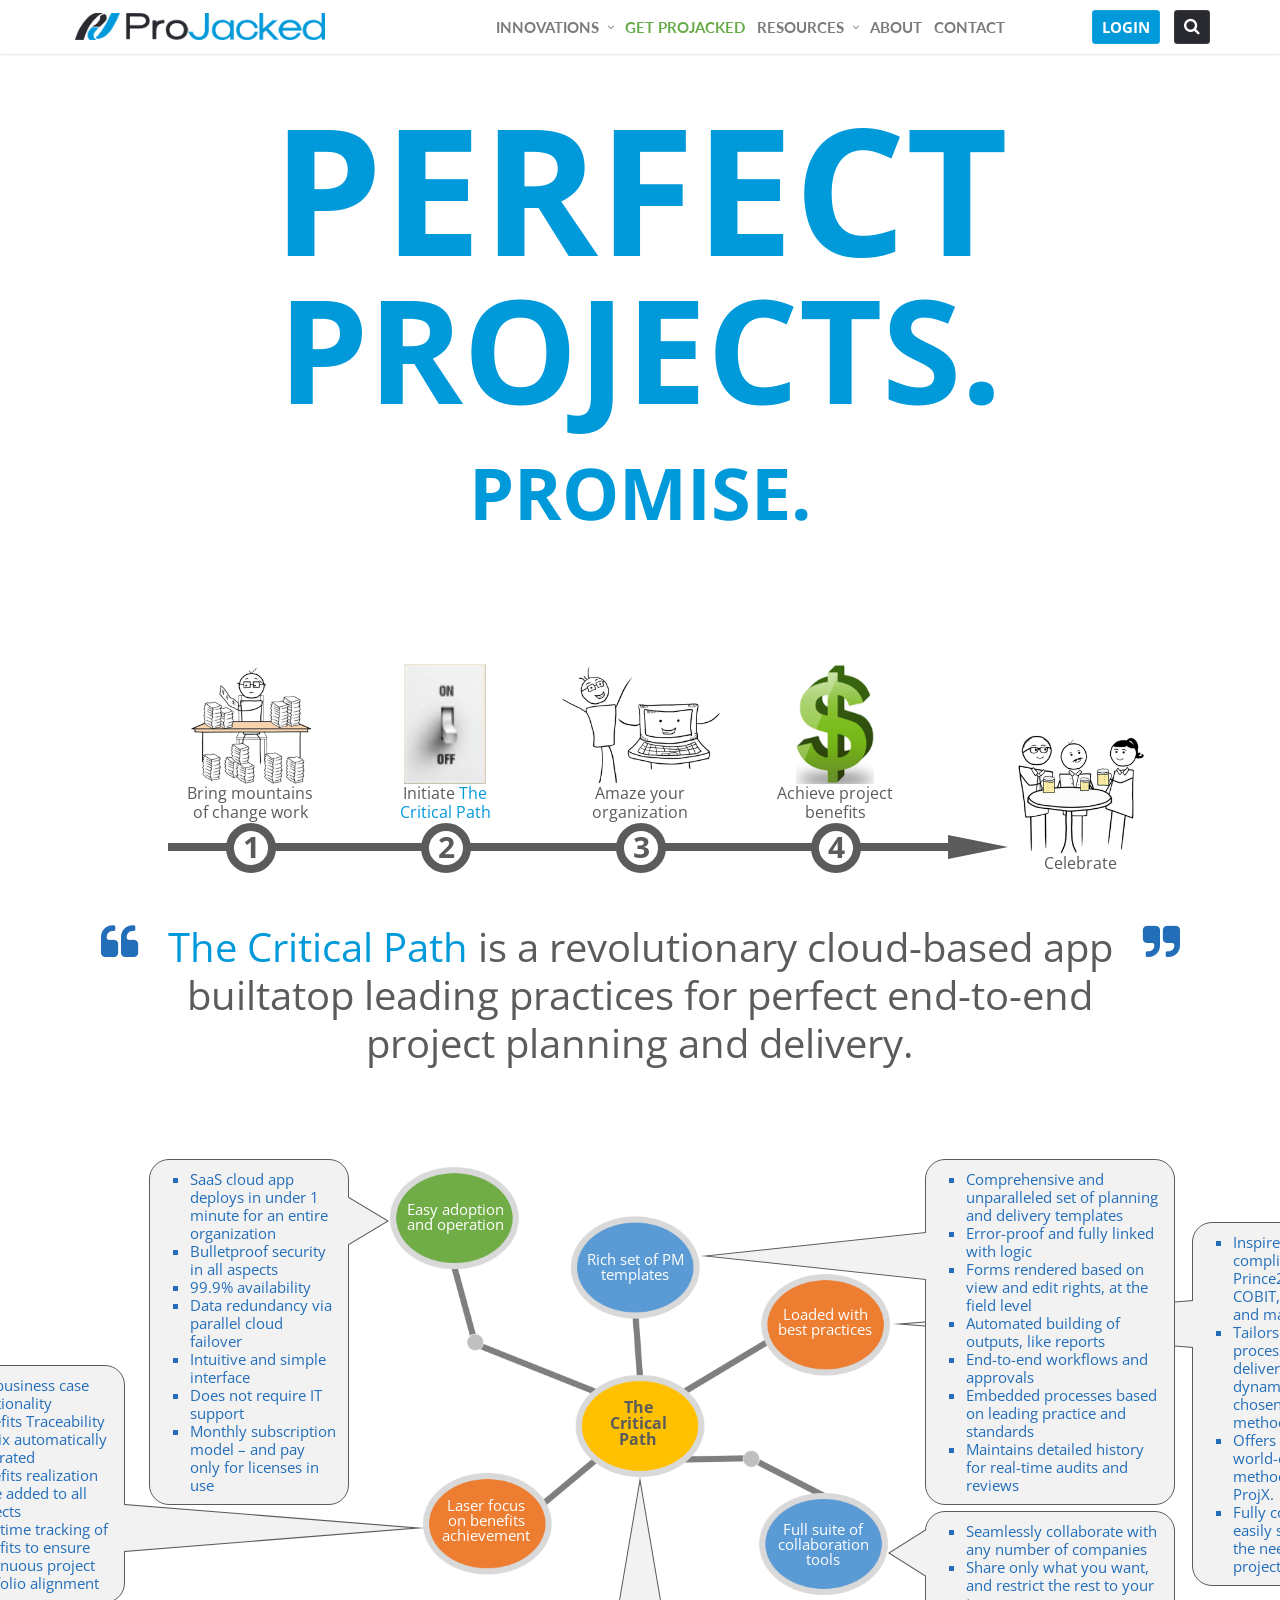
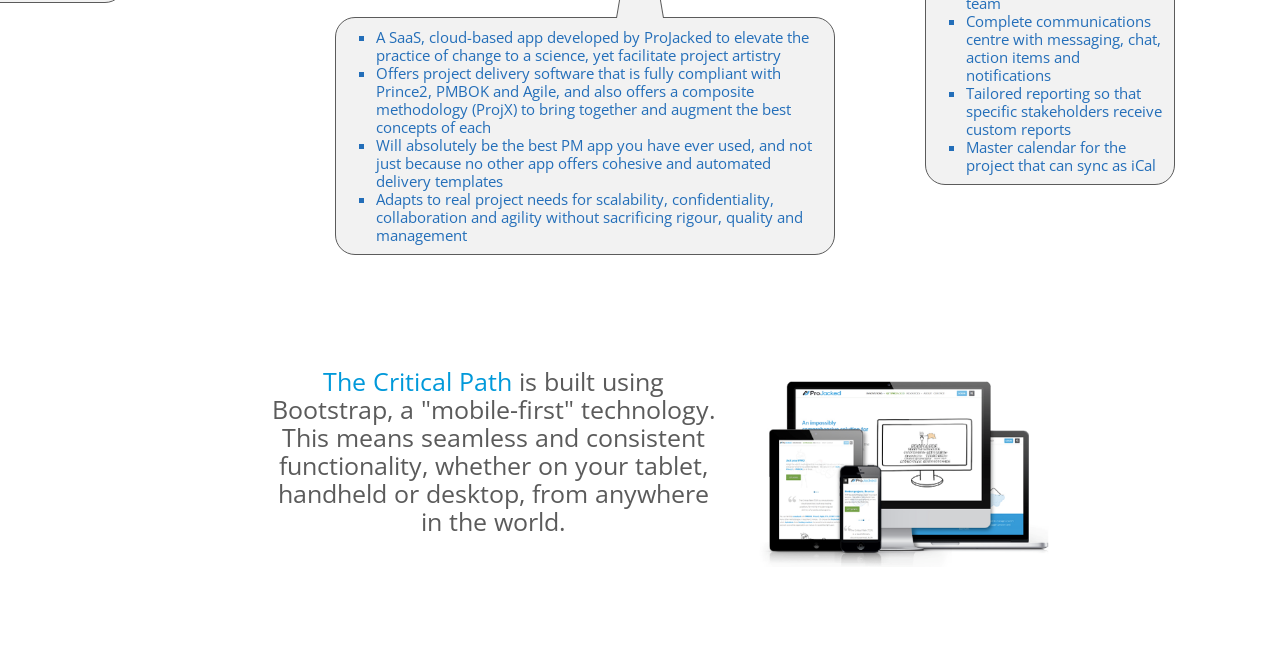
<file: index.html>
<!DOCTYPE html>
<html>
    <head>
        <meta charset="UTF-8">
        <meta name="viewport" content="width=device-width, initial-scale=1.0, minimum-scale=1.0, maximum-scale=1.0, user-scalable=no">
        <title>PJ Homepage</title>
        <meta name="description" content="Projacked">
        <meta name="keywords" content="Projacked">

        <link href="assets/css/bootstrap.css" rel="stylesheet">
        <link href="assets/css/style-blue.css" rel="stylesheet" title="default">
        <link href="assets/css/new.css" rel="stylesheet" title="default">
        <link href="assets/css/main.css" rel="stylesheet" title="default">
        <link href="https://maxcdn.bootstrapcdn.com/font-awesome/4.6.3/css/font-awesome.min.css" rel="stylesheet" integrity="sha384-T8Gy5hrqNKT+hzMclPo118YTQO6cYprQmhrYwIiQ/3axmI1hQomh7Ud2hPOy8SP1" crossorigin="anonymous">
    </head>
    <body>
        <header id="header" class="headerfix">
          <nav class="navbar navbar-default navbar-header-full navbar-inverse yamm navbar-fixed-top" role="navigation" id="header">
            <div class="container">
              <div class="collapse navbar-collapse">
                
                <ul class="nav navbar-nav">
                  <li class="logo-band">
                    <a href="#" class="dropdown logo-main">
                      <img src="assets/img/logo-250.png" alt="logo" class="img-reponsive lrg-logo">
                    </a>
                  </li>
                  <li class="dropdown">
                    <a href="#" class="dropdown-toggle">Innovations</a>
                  </li>
                  <li>
                    <a href="#" class="get-pro-btn">Get ProJacked</a>
                  </li>
                  <li class="dropdown">
                    <a href="#">Resources</a>
                  </li>
                  <li>
                    <a href="#">About</a>
                  </li>
                  <li>
                    <a href="#">Contact</a>
                  </li>
                </ul>

                <nav class="top-nav">
                  <div class="dropdown">
                    <a href="#" class="dropdown-toggle login fancybox">Login</a>
                  </div>
                  <div class="dropdown">
                    <a href="#" class="dropdown-toggle search_link"><i class="fa fa-search"></i></a>
                  </div>
                </nav>

              </div>
            </div>
          </nav>
        </header>

        <section class="box">
          <div class="container fixed">
            <div class="row">
              <div class="col-xs-12">

                <div class="main_title">
                  <div class="fs_xxl">PERFECT</div>
                  <div class="fs_xl">PROJECTS.</div>
                  <div class="fs_l">PROMISE.</div>
                </div>

              </div>
            </div>
          </div>
        </section>

        <section class="box">
          <div class="container fixed">
            <div class="row">
              <div class="col-xs-2 col-xs-offset-1">
              	<div class="step_img_container">
                	<img src="assets/img/step_1.png" alt="step" class="step_img">
                	<span>Bring mountains<br/>of change work</span>
                </div>
              </div>
              <div class="col-xs-2">
              	<div class="step_img_container">
                	<img src="assets/img/step_2.png" alt="step" class="step_img">
                	<span>Initiate <a href="#">The<br/>Critical Path</a></span>
                </div>
              </div>
              <div class="col-xs-2">
              	<div class="step_img_container">
                	<img src="assets/img/step_3.png" alt="step" class="step_img">
                	<span>Amaze your<br/>organization</span>
                </div>
              </div>
              <div class="col-xs-2">
              	<div class="step_img_container">
                	<img src="assets/img/step_4.png" alt="step" class="step_img">
                	<span>Achieve project<br/>benefits</span>
                </div>
              </div>
              <div class="col-xs-2">
              	<div class="step_img_container last_container">
              	  <img src="assets/img/step_5.png" alt="step" class="step_img">
                	<div>Celebrate</div>
                </div>
              </div>
            </div>

            <div class="row">
              <div class="col-xs-2 col-xs-offset-1">
                <div class="step_line"></div>
                <div class="step">1</div>
              </div>
              <div class="col-xs-2">
                <div class="step_line"></div>
                <div class="step">2</div>
              </div>
              <div class="col-xs-2">
                <div class="step_line"></div>
                <div class="step">3</div>
              </div>
              <div class="col-xs-2">
                <div class="step_line"></div>
                <div class="step">4</div>
              </div>
              <div class="col-xs-2">
                <div class="arrow"></div>
                <div class="step-end"></div>
              </div>

            </div>
          </div>
        </section>

        <section class="box">
          <div class="container fixed">
            <div class="row quote_container">
              <div class="col-xs-1">
                <i class="fa fa-quote-left pull-right"></i>
              </div>
              <div class="col-xs-10">
                	<a href="#">The Critical Path</a> is a revolutionary cloud-based app builtatop leading practices for perfect end-to-end project planning and delivery.
              </div>
              <div class="col-xs-1">
                <i class="fa fa-quote-right pull-left"></i>
              </div>
            </div>
          </div>
        </section>

        <section class="box">
          <div class="container fixed">
            <div class="row">
              <div class="col-xs-12">

	              <div class="structure">
	                <img src="assets/img/structure.png" alt="logo" class="structure_img">
	                <div id="str_text_1" class="str_text">Easy adoption<br/>and operation</div>
	                <div id="str_text_2" class="str_text">Rich set of PM<br/>templates</div>
	                <div id="str_text_3" class="str_text">Loaded with<br/>best practices</div>
	                <div id="str_text_4" class="str_text">The<br/>Critical<br/>Path</div>
	                <div id="str_text_5" class="str_text">Laser focus<br/>on benefits<br/>achievement</div>
	                <div id="str_text_6" class="str_text">Full suite of<br/>collaboration<br/>tools</div>

									<div id="str_block_1" class="str_block">
										<ul>
											<li>Full business case functionality</li>
											<li>Benefits Traceability Matrix automatically generated</li>
											<li>Benefits realization stage added to all projects</li>
											<li>Real-time tracking of benefits to ensure continuous project portfolio alignment </li>
										</ul>
									</div>

									<div id="str_block_2" class="str_block">
										<ul>
											<li>SaaS cloud app deploys in under 1 minute for an entire organization</li>
											<li>Bulletproof security in all aspects</li>
											<li>99.9% availability</li>
											<li>Data redundancy via parallel cloud failover</li>
											<li>Intuitive and simple interface </li>
											<li>Does not require IT support</li>
											<li>Monthly subscription model – and pay only for licenses in use</li>
										</ul>
									</div>

									<div id="str_block_4" class="str_block">
										<ul>
											<li>Inspired by and compliant with PMBOK, Prince2, Agile, ITIL, COBIT, TOGAF, SDLC, and many others</li>
											<li>Tailors terminology, process, reports and  deliverables dynamically to your chosen project delivery methodology</li>
											<li>Offers a new (optional) world-class PM methodology called ProjX.</li>
											<li>Fully configurable to easily scale and adapt to the needs of each project</li>
										</ul>
									</div>

									<div id="str_block_3" class="str_block">
										<ul>
											<li>Comprehensive and unparalleled set of planning and delivery templates</li>
											<li>Error-proof and fully linked with logic</li>
											<li>Forms rendered based on view and edit rights, at the field level</li>
											<li>Automated building of outputs, like reports</li>
											<li>End-to-end workflows and approvals</li>
											<li>Embedded processes based on leading practice and standards</li>
											<li>Maintains detailed history for real-time audits and reviews</li>
										</ul>
									</div>

									<div id="str_block_5" class="str_block">
										<ul>
											<li>Seamlessly collaborate with any number of companies</li>
											<li>Share only what you want, and restrict the rest to your team</li>
											<li>Complete communications centre with messaging, chat, action items and notifications</li>
											<li>Tailored reporting so that specific stakeholders receive custom reports</li>
											<li>Master calendar for the project that can sync as iCal</li>
										</ul>
									</div>

									<div id="str_block_6" class="str_block">
										<ul>
											<li>A SaaS, cloud-based app developed by ProJacked to elevate the practice of change to a science, yet facilitate project artistry</li>
											<li>Offers project delivery software that is fully compliant with Prince2, PMBOK and Agile, and also offers a composite methodology (ProjX) to bring together and augment the best concepts of each</li>
											<li>Will absolutely be the best PM app you have ever used, and not just because no other app offers cohesive and automated delivery templates</li>
											<li>Adapts to real project needs for scalability, confidentiality, collaboration and agility without sacrificing rigour, quality and management</li>
										</ul>
									</div>

								</div>
              </div>
            </div>
          </div>
        </section>

        <section class="box last_box">
          <div class="container fixed">
            <div class="row">

              <div class="col-xs-5 col-xs-offset-2">
	              <div class="info_container">
	              	<a href="#">The Critical Path</a> is built using Bootstrap, a "mobile-first" technology. This means seamless and consistent functionality, whether on your tablet, handheld or desktop, from anywhere in the world.
	              </div>
              </div>
              <div class="col-xs-5">
                <img src="assets/img/devices.png" alt="devices" class="devices_img">
              </div>

            </div>
          </div>
        </section>

    </body>
</html>
</file>
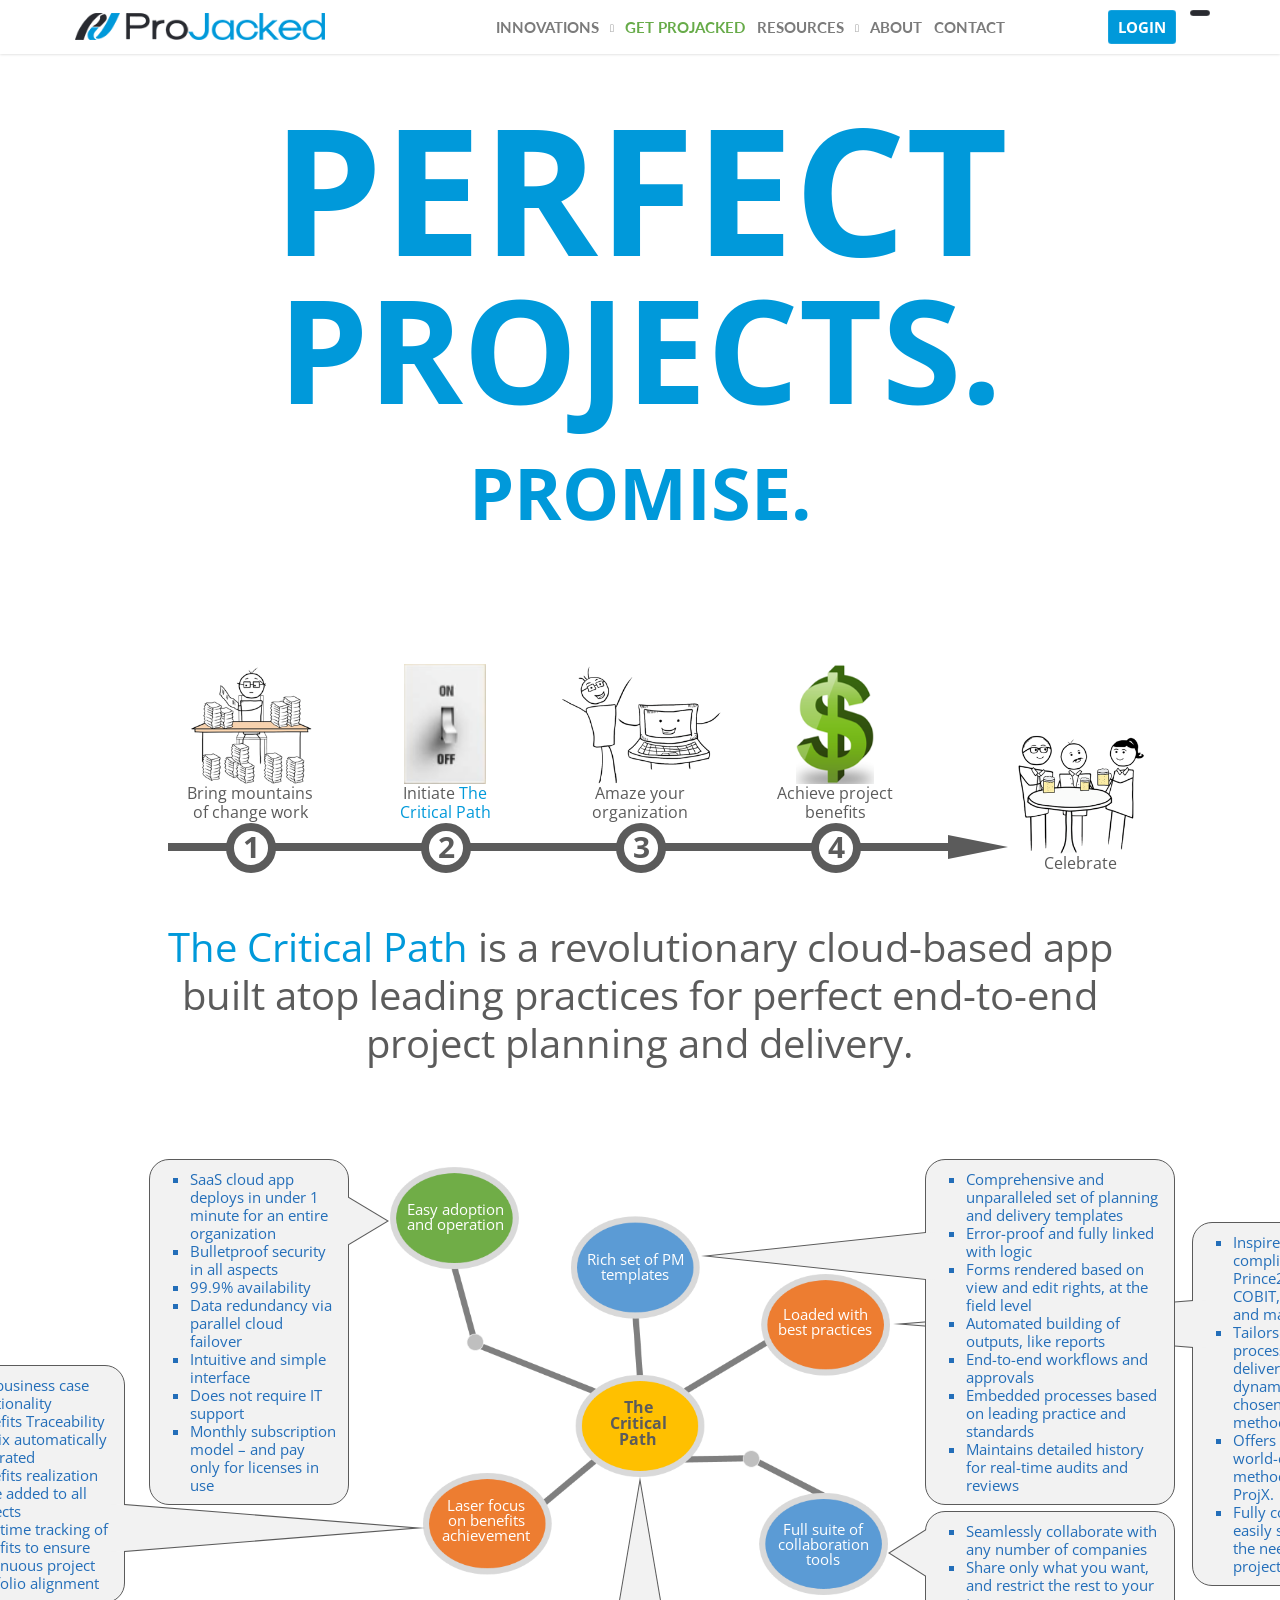
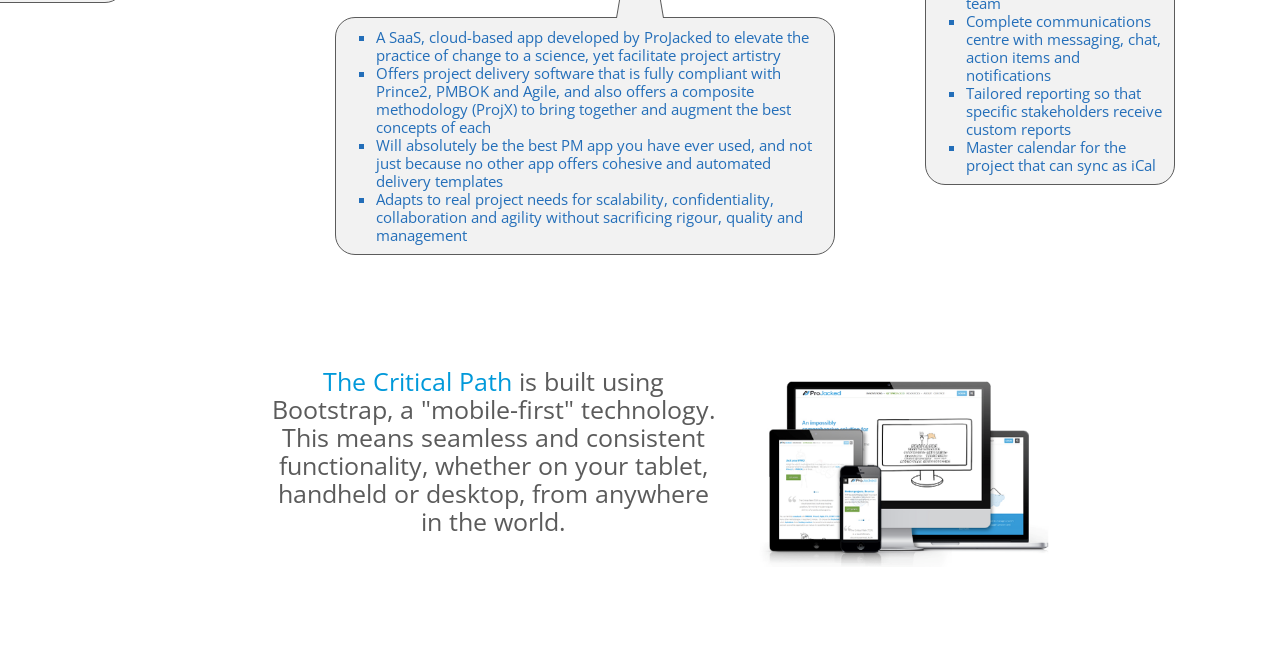
<file: pj_homepage.html>
<!DOCTYPE html>
<html>
    <head>
        <meta charset="UTF-8">
        <meta name="viewport" content="width=device-width, initial-scale=1.0, minimum-scale=1.0, maximum-scale=1.0, user-scalable=no">
        <title>PJ Homepage</title>
        <meta name="description" content="Projacked">
        <meta name="keywords" content="Projacked">

        <link href="assets/css/bootstrap.css" rel="stylesheet">
        <link href="assets/css/style-blue.css" rel="stylesheet" title="default">
        <link href="assets/css/new.css" rel="stylesheet" title="default">
        <link href="assets/css/main.css" rel="stylesheet" title="default">
    </head>
    <body>
        <header id="header" class="headerfix">
          <nav class="navbar navbar-default navbar-header-full navbar-inverse yamm navbar-fixed-top" role="navigation" id="header">
            <div class="container">
              <div class="collapse navbar-collapse">
                
                <ul class="nav navbar-nav">
                  <li class="logo-band">
                    <a href="#" class="dropdown logo-main">
                      <img src="assets/img/logo-250.png" alt="logo" class="img-reponsive lrg-logo">
                    </a>
                  </li>
                  <li class="dropdown">
                    <a href="#" class="dropdown-toggle">Innovations</a>
                  </li>
                  <li>
                    <a href="#" class="get-pro-btn">Get ProJacked</a>
                  </li>
                  <li class="dropdown">
                    <a href="#">Resources</a>
                  </li>
                  <li>
                    <a href="#">About</a>
                  </li>
                  <li>
                    <a href="#">Contact</a>
                  </li>
                </ul>

                <nav class="top-nav">
                  <div class="dropdown">
                    <a href="#" class="dropdown-toggle login fancybox">Login</a>
                  </div>
                  <div class="dropdown">
                    <a href="#" class="dropdown-toggle search_link"><i class="fa fa-search"></i></a>
                  </div>
                </nav>

              </div>
            </div>
          </nav>
        </header>

        <section class="box">
          <div class="container">
            <div class="row">
              <div class="col-md-12">

                <div class="main_title">
                  <div class="fs_xxl">PERFECT</div>
                  <div class="fs_xl">PROJECTS.</div>
                  <div class="fs_l">PROMISE.</div>
                </div>

              </div>
            </div>
          </div>
        </section>

        <section class="box">
          <div class="container">
            <div class="row">
              <div class="col-md-2 col-md-offset-1">
              	<div class="step_img_container">
                	<img src="assets/img/step_1.png" alt="step" class="step_img">
                	<span>Bring mountains<br/>of change work</span>
                </div>
              </div>
              <div class="col-md-2">
              	<div class="step_img_container">
                	<img src="assets/img/step_2.png" alt="step" class="step_img">
                	<span>Initiate <a href="#">The<br/>Critical Path</a></span>
                </div>
              </div>
              <div class="col-md-2">
              	<div class="step_img_container">
                	<img src="assets/img/step_3.png" alt="step" class="step_img">
                	<span>Amaze your<br/>organization</span>
                </div>
              </div>
              <div class="col-md-2">
              	<div class="step_img_container">
                	<img src="assets/img/step_4.png" alt="step" class="step_img">
                	<span>Achieve project<br/>benefits</span>
                </div>
              </div>
              <div class="col-md-2">
              	<div class="step_img_container last_container">
              	  <img src="assets/img/step_5.png" alt="step" class="step_img">
                	<div>Celebrate</div>
                </div>
              </div>
            </div>

            <div class="row">
              <div class="col-md-2 col-md-offset-1">
                <div class="step_line"></div>
                <div class="step">1</div>
              </div>
              <div class="col-md-2">
                <div class="step_line"></div>
                <div class="step">2</div>
              </div>
              <div class="col-md-2">
                <div class="step_line"></div>
                <div class="step">3</div>
              </div>
              <div class="col-md-2">
                <div class="step_line"></div>
                <div class="step">4</div>
              </div>
              <div class="col-md-2">
                <div class="arrow"></div>
                <div class="step-end"></div>
              </div>

            </div>
          </div>
        </section>

        <section class="box">
          <div class="container">
            <div class="row">
              <div class="col-md-10 col-md-offset-1">

              <div class="quote_container">
              	<a href="#">The Critical Path</a> is a revolutionary cloud-based app built atop leading practices for perfect end-to-end project planning and delivery.
              </div>

              </div>
            </div>
          </div>
        </section>

        <section class="box">
          <div class="container">
            <div class="row">
              <div class="col-md-12">

	              <div class="structure">
	                <img src="assets/img/structure.png" alt="logo" class="structure_img">
	                <div id="str_text_1" class="str_text">Easy adoption<br/>and operation</div>
	                <div id="str_text_2" class="str_text">Rich set of PM<br/>templates</div>
	                <div id="str_text_3" class="str_text">Loaded with<br/>best practices</div>
	                <div id="str_text_4" class="str_text">The<br/>Critical<br/>Path</div>
	                <div id="str_text_5" class="str_text">Laser focus<br/>on benefits<br/>achievement</div>
	                <div id="str_text_6" class="str_text">Full suite of<br/>collaboration<br/>tools</div>

									<div id="str_block_1" class="str_block">
										<ul>
											<li>Full business case functionality</li>
											<li>Benefits Traceability Matrix automatically generated</li>
											<li>Benefits realization stage added to all projects</li>
											<li>Real-time tracking of benefits to ensure continuous project portfolio alignment </li>
										</ul>
									</div>

									<div id="str_block_2" class="str_block">
										<ul>
											<li>SaaS cloud app deploys in under 1 minute for an entire organization</li>
											<li>Bulletproof security in all aspects</li>
											<li>99.9% availability</li>
											<li>Data redundancy via parallel cloud failover</li>
											<li>Intuitive and simple interface </li>
											<li>Does not require IT support</li>
											<li>Monthly subscription model – and pay only for licenses in use</li>
										</ul>
									</div>

									<div id="str_block_4" class="str_block">
										<ul>
											<li>Inspired by and compliant with PMBOK, Prince2, Agile, ITIL, COBIT, TOGAF, SDLC, and many others</li>
											<li>Tailors terminology, process, reports and  deliverables dynamically to your chosen project delivery methodology</li>
											<li>Offers a new (optional) world-class PM methodology called ProjX.</li>
											<li>Fully configurable to easily scale and adapt to the needs of each project</li>
										</ul>
									</div>

									<div id="str_block_3" class="str_block">
										<ul>
											<li>Comprehensive and unparalleled set of planning and delivery templates</li>
											<li>Error-proof and fully linked with logic</li>
											<li>Forms rendered based on view and edit rights, at the field level</li>
											<li>Automated building of outputs, like reports</li>
											<li>End-to-end workflows and approvals</li>
											<li>Embedded processes based on leading practice and standards</li>
											<li>Maintains detailed history for real-time audits and reviews</li>
										</ul>
									</div>

									<div id="str_block_5" class="str_block">
										<ul>
											<li>Seamlessly collaborate with any number of companies</li>
											<li>Share only what you want, and restrict the rest to your team</li>
											<li>Complete communications centre with messaging, chat, action items and notifications</li>
											<li>Tailored reporting so that specific stakeholders receive custom reports</li>
											<li>Master calendar for the project that can sync as iCal</li>
										</ul>
									</div>

									<div id="str_block_6" class="str_block">
										<ul>
											<li>A SaaS, cloud-based app developed by ProJacked to elevate the practice of change to a science, yet facilitate project artistry</li>
											<li>Offers project delivery software that is fully compliant with Prince2, PMBOK and Agile, and also offers a composite methodology (ProjX) to bring together and augment the best concepts of each</li>
											<li>Will absolutely be the best PM app you have ever used, and not just because no other app offers cohesive and automated delivery templates</li>
											<li>Adapts to real project needs for scalability, confidentiality, collaboration and agility without sacrificing rigour, quality and management</li>
										</ul>
									</div>

								</div>
              </div>
            </div>
          </div>
        </section>

        <section class="box last_box">
          <div class="container">
            <div class="row">

              <div class="col-md-5 col-md-offset-2">
	              <div class="info_container">
	              	<a href="#">The Critical Path</a> is built using Bootstrap, a "mobile-first" technology. This means seamless and consistent functionality, whether on your tablet, handheld or desktop, from anywhere in the world.
	              </div>
              </div>
              <div class="col-md-5">
                <img src="assets/img/devices.png" alt="devices" class="devices_img">
              </div>

            </div>
          </div>
        </section>

    </body>
</html>
</file>
<file: assets/css/style-blue.css>
@import url(https://fonts.googleapis.com/css?family=Lato:300,400|Open+Sans:400italic,400,600|Muli:300|Indie+Flower:400|Oswald:400,700,300);.animated-2x{-webkit-animation-duration:.5s;animation-duration:.5s;}
.animated-3x{-webkit-animation-duration:.25s;animation-duration:.25s;}
@-webkit-keyframes flipCenter{from{-webkit-transform:perspective(100000px) rotate3d(1, 0, 0, 90deg);transform:perspective(100000px) rotate3d(1, 0, 0, 90deg);-webkit-animation-timing-function:ease-in;animation-timing-function:ease-in;opacity:0;}
40%{-webkit-transform:perspective(100000px) rotate3d(1, 0, 0, 0deg);transform:perspective(100000px) rotate3d(1, 0, 0, 0deg);-webkit-animation-timing-function:ease-in;animation-timing-function:ease-in;}
60%{-webkit-transform:perspective(100000px) rotate3d(1, 0, 0, 0deg);transform:perspective(100000px) rotate3d(1, 0, 0, 0deg);opacity:1;}
80%{-webkit-transform:perspective(100000px) rotate3d(1, 0, 0, 0deg);transform:perspective(100000px) rotate3d(1, 0, 0, 0deg);}
100%{-webkit-transform:perspective(100000px);transform:perspective(100000px);}
}
@keyframes flipCenter{from{-webkit-transform:perspective(100000px) rotate3d(1, 0, 0, 90deg);transform:perspective(100000px) rotate3d(1, 0, 0, 90deg);-webkit-animation-timing-function:ease-in;animation-timing-function:ease-in;opacity:0;}
40%{-webkit-transform:perspective(100000px) rotate3d(1, 0, 0, 0deg);transform:perspective(100000px) rotate3d(1, 0, 0, 0deg);-webkit-animation-timing-function:ease-in;animation-timing-function:ease-in;}
60%{-webkit-transform:perspective(100000px) rotate3d(1, 0, 0, 0deg);transform:perspective(100000px) rotate3d(1, 0, 0, 0deg);opacity:1;}
80%{-webkit-transform:perspective(100000px) rotate3d(1, 0, 0, 0deg);transform:perspective(100000px) rotate3d(1, 0, 0, 0deg);}
100%{-webkit-transform:perspective(100000px);transform:perspective(100000px);}
}
.flipCenter{-webkit-animation-name:flipCenter;animation-name:flipCenter;-webkit-backface-visibility:visible !important;backface-visibility:visible !important;}
@-webkit-keyframes desployDown{from{-webkit-transform:scaleY(0);transform:scaleY(0);-webkit-transform-origin:top;transform-origin:top;}
100%{-webkit-transform:scaleY(1);transform:scaleY(1);-webkit-transform-origin:top;transform-origin:top;opacity:1;}
}
@keyframes desployDown{from{-webkit-transform:scaleY(0);transform:scaleY(0);-webkit-transform-origin:top;transform-origin:top;}
100%{-webkit-transform:scaleY(1);transform:scaleY(1);-webkit-transform-origin:top;transform-origin:top;opacity:1;}
}
.desployDown{-webkit-animation-name:desployDown;animation-name:desployDown;-webkit-backface-visibility:visible !important;backface-visibility:visible !important;}
.animation-delay-1{-webkit-animation-delay:.1s !important;animation-delay:.1s !important;}
.animation-delay-2{-webkit-animation-delay:.2s !important;animation-delay:.2s !important;}
.animation-delay-3{-webkit-animation-delay:.3s !important;animation-delay:.3s !important;}
.animation-delay-4{-webkit-animation-delay:.4s !important;animation-delay:.4s !important;}
.animation-delay-5{-webkit-animation-delay:.5s !important;animation-delay:.5s !important;}
.animation-delay-6{-webkit-animation-delay:.6s !important;animation-delay:.6s !important;}
.animation-delay-7{-webkit-animation-delay:.7s !important;animation-delay:.7s !important;}
.animation-delay-8{-webkit-animation-delay:.8s !important;animation-delay:.8s !important;}
.animation-delay-9{-webkit-animation-delay:.9s !important;animation-delay:.9s !important;}
.animation-delay-10{-webkit-animation-delay:1s !important;animation-delay:1s !important;}
.animation-delay-11{-webkit-animation-delay:1.1s !important;animation-delay:1.1s !important;}
.animation-delay-12{-webkit-animation-delay:1.2s !important;animation-delay:1.2s !important;}
.animation-delay-13{-webkit-animation-delay:1.3s !important;animation-delay:1.3s !important;}
.animation-delay-14{-webkit-animation-delay:1.4s !important;animation-delay:1.4s !important;}
.animation-delay-15{-webkit-animation-delay:1.5s !important;animation-delay:1.5s !important;}
.animation-delay-16{-webkit-animation-delay:1.6s !important;animation-delay:1.6s !important;}
.animation-delay-17{-webkit-animation-delay:1.7s !important;animation-delay:1.7s !important;}
.animation-delay-18{-webkit-animation-delay:1.8s !important;animation-delay:1.8s !important;}
.animation-delay-19{-webkit-animation-delay:1.9s !important;animation-delay:1.9s !important;}
.animation-delay-20{-webkit-animation-delay:2s !important;animation-delay:2s !important;}
.animation-delay-21{-webkit-animation-delay:2.1s !important;animation-delay:2.1s !important;}
.animation-delay-22{-webkit-animation-delay:2.2s !important;animation-delay:2.2s !important;}
.animation-delay-23{-webkit-animation-delay:2.3s !important;animation-delay:2.3s !important;}
.animation-delay-24{-webkit-animation-delay:2.4s !important;animation-delay:2.4s !important;}
.animation-delay-25{-webkit-animation-delay:2.5s !important;animation-delay:2.5s !important;}
.animation-delay-26{-webkit-animation-delay:2.6s !important;animation-delay:2.6s !important;}
.animation-delay-27{-webkit-animation-delay:2.6s !important;animation-delay:2.6s !important;}
.animation-delay-28{-webkit-animation-delay:2.8s !important;animation-delay:2.8s !important;}
.animation-delay-29{-webkit-animation-delay:2.9s !important;animation-delay:2.9s !important;}
.animation-delay-30{-webkit-animation-delay:3s !important;animation-delay:3s !important;}
@font-face{font-family:'SocialGlyphs';src:url('../fonts/socialglyphs-webfont.eot');src:url('../fonts/socialglyphs-webfont.eot?#iefix') format('embedded-opentype'), url('../fonts/socialglyphs-webfont.woff') format('woff'), url('../fonts/socialglyphs-webfont.ttf') format('truetype'), url('../fonts/socialglyphs-webfont.svg#SocialGlyphsRegular') format('svg');font-weight:normal;font-style:normal;}
a.social{display:inline-block;margin:0 20px 20px 0;color:#fff;}
.carousel-inner > .item > a > img, .carousel-inner > .item > img, .img-responsive, .thumbnail a > img, .thumbnail > img{display:inline-block;}
a.social:link{opacity:1;}
a.social:hover{box-shadow:inset 0 0 0 250px rgba(255, 255, 255, 0.1);text-decoration:none;color:#fff;}
a.social:active{opacity:0.8;}
.social-facebook{display:block;text-decoration:none;font-family:'SocialGlyphs';text-align:center;font-size:35px;line-height:1.2em;text-indent:10px;font-weight:regular;color:#fff;text-shadow:0px -1px 0px rgba(0, 0, 0, 0.2);width:44px;height:44px;border-radius:3px;background-color:#4f78b4;box-shadow:0 1px 3px rgba(0, 0, 0, 0.1);background-image:linear-gradient(to top, #4974b0, #6e90c0);}
.social-facebook:after{content:"A";}
.social-twitter{display:block;text-decoration:none;font-family:'SocialGlyphs';text-align:center;font-size:33px;line-height:1.3em;text-indent:2px;color:#fff;text-shadow:0px -1px 0px rgba(0, 0, 0, 0.2);width:44px;height:44px;border-radius:3px;background-color:#4e9edc;box-shadow:0 1px 3px rgba(0, 0, 0, 0.1);background-image:linear-gradient(to top, #4e9edc, #5daae6);}
.social-twitter:after{content:"B";}
.social-google{display:block;text-decoration:none;font-family:'SocialGlyphs';text-align:center;font-size:34px;line-height:1.2em;text-indent:2px;color:white;text-shadow:0px -1px 0px rgba(0, 0, 0, 0.2);width:44px;height:44px;border-radius:3px;background-color:#da4935;box-shadow:0 1px 3px rgba(0, 0, 0, 0.1);background-image:linear-gradient(to top, #da4935, #e15946);}
.social-google:after{content:"C";}
.social-myspace{display:block;text-decoration:none;font-family:'SocialGlyphs';text-align:center;font-size:32px;line-height:1.4em;color:white;text-shadow:0px -1px 0px rgba(0, 0, 0, 0.2);width:44px;height:44px;border-radius:3px;background-color:#474747;box-shadow:0 1px 3px rgba(0, 0, 0, 0.1);background-image:linear-gradient(to top, #424242, #4e4e4e);}
.social-myspace:after{content:"D";}
.icon-ar.icon-ar-lg.icon-ar-round > img{width:40px;}
.social-instagram{display:block;text-decoration:none;font-family:'SocialGlyphs';text-align:center;font-size:35px;line-height:1.2em;text-indent:2px;color:white;text-shadow:0px -1px 0px rgba(0, 0, 0, 0.2);width:44px;height:44px;border-radius:3px;background-color:#49709b;box-shadow:0 1px 3px rgba(0, 0, 0, 0.1);background-image:linear-gradient(to top, #49709b, #6387af);}
.social-instagram:after{content:"E";}
.social-linkedin{display:block;text-decoration:none;font-family:'SocialGlyphs';text-align:center;font-size:30px;line-height:1.4em;color:white;text-shadow:0px -1px 0px rgba(0, 0, 0, 0.2);width:44px;height:44px;border-radius:3px;background-color:#005a87;box-shadow:0 1px 3px rgba(0, 0, 0, 0.1);background-image:linear-gradient(to top, #005a87, #066696);}
.social-linkedin:after{content:"F";}
.social-vimeo{display:block;text-decoration:none;font-family:'SocialGlyphs';text-align:center;font-size:32px;text-indent:0px;line-height:1.3em;color:white;text-shadow:0px -1px 0px rgba(0, 0, 0, 0.2);width:44px;height:44px;border-radius:3px;background-color:#61a0ad;box-shadow:0 1px 3px rgba(0, 0, 0, 0.1);background-image:linear-gradient(to top, #61a0ad, #68aebd);}
.social-vimeo:after{content:"G";}
.social-youtube{display:block;text-decoration:none;font-family:'SocialGlyphs';text-align:center;font-size:32px;line-height:1.3em;text-indent:2px;color:white;text-shadow:0px -1px 0px rgba(0, 0, 0, 0.2);width:44px;height:44px;border-radius:3px;background-color:#c9322b;box-shadow:0 1px 3px rgba(0, 0, 0, 0.1);background-image:linear-gradient(to top, #c9322b, #dc3f38);}
.content-box.box-default p{font-size:1.05em;width:100%;margin:0 auto;}
.content-box i.small{color:#777;font-weight:800;}
.content-box hr{margin:20px 0;}
.content-box textarea{border:1px solid #ddd;font-size:0.95em;padding:5px 15px;border-radius:2px;height:200px;width:100%;resize:vertical;}
.padding-side-40{padding-left:40px !important;padding-right:40px !important;}
.margin-top-15{margin-top:15px !important;}
.social-youtube:after{content:"H";}
.social-dribbble{display:block;text-decoration:none;font-family:'SocialGlyphs';text-align:center;font-size:35px;line-height:1.2em;color:white;text-shadow:0px -1px 0px rgba(0, 0, 0, 0.2);width:44px;height:44px;border-radius:3px;background-color:#eb4d8a;box-shadow:0 1px 3px rgba(0, 0, 0, 0.1);background-image:linear-gradient(to top, #eb4d8a, #f84e90);}
.social-dribbble:after{content:"I";}
.social-forrst{display:block;text-decoration:none;font-family:'SocialGlyphs';text-align:center;font-size:32px;line-height:1.4em;color:white;text-shadow:0px -1px 0px rgba(0, 0, 0, 0.2);width:44px;height:44px;border-radius:3px;background-color:#267434;box-shadow:0 1px 3px rgba(0, 0, 0, 0.1);background-image:linear-gradient(to top, #267434, #328a42);}
.social-forrst:after{content:"J";}
.social-stumbleupon{display:block;text-decoration:none;font-family:'SocialGlyphs';text-align:center;font-size:35px;line-height:1.1em;color:white;text-shadow:0px -1px 0px rgba(0, 0, 0, 0.2);width:44px;height:44px;border-radius:3px;background-color:#ea4b24;box-shadow:0 1px 3px rgba(0, 0, 0, 0.1);background-image:linear-gradient(to top, #ea4b24, #f7623d);}
.social-stumbleupon:after{content:"K";}
.social-pinterest{display:block;text-decoration:none;font-family:'SocialGlyphs';text-align:center;font-size:36px;line-height:1.2em;color:white;text-shadow:0px -1px 0px rgba(0, 0, 0, 0.2);width:44px;height:44px;border-radius:3px;background-color:#b8242a;box-shadow:0 1px 3px rgba(0, 0, 0, 0.1);background-image:linear-gradient(to top, #b8242a, #c5383e);}
.social-pinterest:after{content:"L";}
.social-blogger{display:block;text-decoration:none;font-family:'SocialGlyphs';text-align:center;font-size:35px;line-height:1.2em;text-indent:5px;color:white;text-shadow:0px -1px 0px rgba(0, 0, 0, 0.2);width:44px;height:44px;border-radius:3px;background-color:#fc9847;box-shadow:0 1px 3px rgba(0, 0, 0, 0.1);background-image:linear-gradient(to top, #fc9847, #ffa55c);}
.social-blogger:after{content:"M";}
.social-yahoo{display:block;text-decoration:none;font-family:'SocialGlyphs';text-align:center;font-size:33px;line-height:1.2em;color:white;text-shadow:0px -1px 0px rgba(0, 0, 0, 0.2);width:44px;height:44px;border-radius:3px;background-color:#5f0d8e;box-shadow:0 1px 3px rgba(0, 0, 0, 0.1);background-image:linear-gradient(to top, #72179d, #9227b6);}
.social-yahoo:after{content:"N";}
.social-evernote{display:block;text-decoration:none;font-family:'SocialGlyphs';text-align:center;font-size:38px;line-height:1.1em;color:white;text-shadow:0px -1px 0px rgba(0, 0, 0, 0.2);width:44px;height:44px;border-radius:3px;background-color:#7ac143;box-shadow:0 1px 3px rgba(0, 0, 0, 0.1);background-image:linear-gradient(to top, #7ac143, #8fc565);}
.social-evernote:after{content:"O";}
.social-wordpress{display:block;text-decoration:none;font-family:'SocialGlyphs';text-align:center;font-size:38px;line-height:1.1em;text-indent:2px;color:white;text-shadow:0px -1px 0px rgba(0, 0, 0, 0.2);width:44px;height:44px;border-radius:3px;background-color:#2485b3;box-shadow:0 1px 3px rgba(0, 0, 0, 0.1);background-image:linear-gradient(to top, #2485b3, #4597be);}
.social-wordpress:after{content:"P";}
.social-foursquare{display:block;text-decoration:none;font-family:'SocialGlyphs';text-align:center;font-size:34px;line-height:1.4em;color:white;text-shadow:0px -1px 0px rgba(0, 0, 0, 0.2);width:44px;height:44px;border-radius:3px;background-color:#0bbadf;box-shadow:0 1px 3px rgba(0, 0, 0, 0.1);background-image:linear-gradient(to top, #0bbadf, #4cc1da);}
.social-foursquare:after{content:"Q";}
.social-lastfm{display:block;text-decoration:none;font-family:'SocialGlyphs';text-align:center;font-size:32px;line-height:1.3em;color:white;text-shadow:0px -1px 0px rgba(0, 0, 0, 0.2);width:44px;height:44px;border-radius:3px;background-color:#de1600;box-shadow:0 1px 3px rgba(0, 0, 0, 0.1);background-image:linear-gradient(to top, #de1600, #de402e);}
.social-lastfm:after{content:"R";}
.social-behance{display:block;text-decoration:none;font-family:'SocialGlyphs';text-align:center;font-size:36px;line-height:0.9em;text-indent:2px;color:white;text-shadow:0px -1px 0px rgba(0, 0, 0, 0.2);width:44px;height:44px;border-radius:3px;background-color:#1e6fed;box-shadow:0 1px 3px rgba(0, 0, 0, 0.1);background-image:linear-gradient(to top, #1e6fed, #2f7df6);}
.social-behance:after{content:"S";}
.social-tumblr{display:block;text-decoration:none;font-family:'SocialGlyphs';text-align:center;font-size:32px;line-height:1.3em;color:white;text-shadow:0px -1px 0px rgba(0, 0, 0, 0.2);width:44px;height:44px;border-radius:3px;background-color:#466484;box-shadow:0 1px 3px rgba(0, 0, 0, 0.1);background-image:linear-gradient(to top, #466484, #4f759e);}
.social-tumblr:after{content:"T";}
.social-feed{display:block;text-decoration:none;font-family:'SocialGlyphs';text-align:center;font-size:34px;line-height:1.2em;color:white;text-shadow:0px -1px 0px rgba(0, 0, 0, 0.2);width:44px;height:44px;border-radius:3px;background-color:#ef922f;box-shadow:0 1px 3px rgba(0, 0, 0, 0.1);background-image:linear-gradient(to top, #ef922f, #f8a64f);}
.social-feed:after{content:"U";}
.social-skype{display:block;text-decoration:none;font-family:'SocialGlyphs';text-align:center;font-size:36px;text-indent:1px;line-height:1.1em;color:white;text-shadow:0px -1px 0px rgba(0, 0, 0, 0.2);width:44px;height:44px;border-radius:3px;background-color:#00aff0;box-shadow:0 1px 3px rgba(0, 0, 0, 0.1);background-image:linear-gradient(to top, #00aff0, #1bc1ff);}
.social-skype:after{content:"V";}
.social-email{display:block;text-decoration:none;font-family:'SocialGlyphs';text-align:center;font-size:35px;line-height:1.0em;color:white;text-shadow:0px -1px 0px rgba(0, 0, 0, 0.2);width:44px;height:44px;border-radius:3px;background-color:#1d90dd;box-shadow:0 1px 3px rgba(0, 0, 0, 0.1);background-image:linear-gradient(to top, #1d90dd, #2da2f0);}
.social-email:after{content:"W";}
.social-sharethis{display:block;text-decoration:none;font-family:'SocialGlyphs';text-align:center;font-size:33px;line-height:1.3em;color:white;text-shadow:0px -1px 0px rgba(0, 0, 0, 0.2);width:44px;height:44px;border-radius:3px;background-color:#008850;box-shadow:0 1px 3px rgba(0, 0, 0, 0.1);background-image:linear-gradient(to top, #008850, #119e64);}
.social-sharethis:after{content:"X";}
html{-webkit-font-smoothing:antialiased;}
body{background-color:#fff;color:#666;font-family:"Open Sans", sans-serif;font-size:16px;line-height:1.75em;}
.boxed{background-color:#fff;}
h1,
h2,
h3,
h4,
h5,
h6{font-family:"Lato", sans-serif;font-weight:300;line-height:120%;color:#0099da;margin:20px 0 17px 0;}
h1{font-size:2.3em;}
h2{font-size:2em;}
h3{font-size:1.3em;font-weight:600;}
h4{font-size:1.4em;}
h5{font-size:1.2em;font-weight:400;}
h6{font-size:1em;font-weight:400;}
a{color:#0099da;}
.strong{font-weight:400;}

a.button{text-decoration:none;}

a:active, a:hover{color:#0099da; text-decoration:underline;}

input:-webkit-autofill{-webkit-box-shadow:0 0 0px 1000px white inset;}
:focus{outline:none !important;}
::-moz-focus-inner{border:0 !important;}
iframe{border:0;}
p.small{font-size:.9em;}
.margin-small{margin-top:5px;margin-bottom:5px;}
.video iframe,
.video object,
.video embed{position:absolute;top:0;left:0;width:100%;height:100%;border:0;}
.video{position:relative;padding-bottom:56.25%;height:0;overflow:hidden;}
.handwriting{font-family:'Indie Flower', cursive;}
dt{color:#0099da;}
dt,
dd{margin:2px 0;}
.uppercase{text-transform:uppercase;}
.small-font{font-size:.9em;}
.primary-color{color:#0099da;}
.alignleft{float:left;margin-right:10px;margin-bottom:10px;margin-top:5px;}
.alignright{float:right;margin-left:10px;margin-bottom:10px;margin-top:5px;}
.modal.fade.modal-footer{left:30%;min-height:33em;min-width:82%;top:5%;}
.modal-footer h4.modal-title{font-size:1.33em;}
.footer-modal li{margin:5px 0 10px;}
.navbar-default .dropdown.projacked{background:#007eaf none repeat scroll 0 0;padding:15px 5px 14px !important;font-size:17px;border-top:1px solid #0099DA;font-weight:bolder;color:#fff !important;}
.navbar-inverse .navbar-nav > .active > a, .navbar-inverse .navbar-nav > .active > a:focus, .navbar-inverse .navbar-nav > .active > a:hover{background-color:#080808;color:#fff;}
.navbar-default .dropdown.projacked:focus{background:#e8e8e8 !important;}
.img-responsive.projacked-img{float:right;margin:3px 0 0 10px;width:110px;}
html nav.navbar-default a.dropdown.projacked:hover{background:#dedede;}
.aligncenter{display:block;margin:0 auto;}
.imageborder{padding:5px;border:solid 1px #ddd;}
img + p{margin-top:20px;}
img.alignleft + p,
img.alignright + p{margin-top:0px;}
.p-lg{font-size:1.1em;line-height:180%;}
.margin-bottom{margin-bottom:40px;}
.margin-top-20{margin-top:20px;}
.margin-top{margin-top:40px;}
.margin-top-80{margin-top:80px;}
hr{display:block;border-top:1px solid #ddd;margin:25px 0 0;width:100%;float:left;}
hr.color{border-color:#0099da !important;}
hr.dotted{border-style:dotted !important;}
hr.dashed{border-style:dashed !important;}
hr.double{height:5px;border-bottom-width:1px;border-bottom-color:#ddd;border-bottom-style:solid;}
.list-line{list-style-type:none;padding:0;}
.list-line li{border-bottom:solid 1px #eee;}
.list-line li:first-child{border-top:solid 1px #eee;}
.list-line li a{color:#333;text-decoration:none;padding:7px;display:block;transition:all .25s ease;}
.list-line li a:hover{background-color:#f5f5f5;color:#0099da;}
.small-caps{font-variant:small-caps;}
#Container .mix{display:none;}
.text-icon{margin-bottom:30px;overflow:hidden;height:270px;}
.text-icon .icon-ar{float:left;margin-top:5px;}
.text-icon-content{padding-left:70px;font-size:.9em;}
.text-icon-content p{margin-top:5px;font-size:1.05em;}
.slogan{font-family:"Lato", sans-serif;font-size:1.15em;line-height:1.6em;margin-top:30px;font-weight:300;}
.slogan strong{color:#fff;}
.width-100{width:100%;}
.content-box h4{font-size:1.25em;}
.slogan.slogan-22{font-size:1.65em;}
.video-frame-utube{float:left;width:100%;margin:30px 0;padding:0 40px;height:500px;}
.video-frame-utube iframe{height:100%;width:100%;}
.slogan > span{color:#0099da;}
.section-lines{border-top:solid 1px #ddd;border-bottom:solid 1px #ddd;margin-bottom:40px;background-color:#fff;}
.home-devices > p{font-size:1.55em;font-weight:100;line-height:1.62em;margin-top:10px;}
h4.content-box-title{height:45px;}
.slogan.text-center.below-content{margin-bottom:30px;margin-top:20px;}
.section-title{border-bottom:solid 1px #ddd;padding-bottom:15px;margin-top:39px;color:#0099da;}
.section-title:first-letter{color:#0099da;}
.css-section{margin-bottom:50px;}
.carousel-caption{padding-top:50px;}
.darked-blue .pricing-box-header{background:#007eaf none repeat scroll 0 0;}
.pricign-box.animated.fadeInUp.animation-delay-8.darked-blue{border:1px solid #007eaf;}
.wrap-primary-color{background-color:#0099da;padding:40px 0;color:#fff;}
.wrap-primary-color h1,
.wrap-primary-color h2,
.wrap-primary-color h3,
.wrap-primary-color h4,
.wrap-primary-color h5,
.wrap-primary-color h6{color:#fff;}
.dropcaps::first-letter{float:left;color:#0099da;font-size:3em;font-weight:400;padding:10px 10px 10px 5px;margin-top:2px;}
.pricign-box.animated.fadeInUp.animation-delay-7.first-blue-box{border:1px solid #0CBAFF;}
.first-blue-box .pricing-box-header{background:#0CBAFF;}
.dropcaps-bg::first-letter{background-color:#0099da;color:#fff;padding-bottom:12px;margin-right:10px;border-radius:2px;margin-top:2px;padding:10px 5px;font-size:2.8em;margin-top:4px;}
.dropcaps-circle::first-letter{border:solid 1px #0099da;border-radius:30px;padding:10px 8px;font-size:2.3em;margin-right:10px;margin-top:2px;}
.dropcaps-circle-bg::first-letter{background-color:#0099da;color:#fff;border-radius:30px;padding:10px 8px;font-size:2.3em;margin-right:10px;margin-top:2px;}
.border-box{background-color:#f9f9f9;border:solid 3px #eee;border-left-color:#0099da;padding:20px;margin-bottom:20px;}
.google-map{border:1px solid #0099da;height:100%;padding:4px;width:100%;}
.blockquote-color{border-color:#0099da;}
.blockquote-color-bg{border-color:#0099da;border-bottom:solid 1px #0099da;background-color:#f9f9f9;}
.blockquote-big{font-size:1.8em;line-height:140%;font-style:oblique;border:none;}
.blockquote-big footer{font-style:normal;font-size:.7em;}
.blockquote-color-bg-primary{font-size:1em;background-color:#0099da;color:#fff;padding:20px;text-align:center;position:relative;border:none;}
.blockquote-color-bg-primary:after,
.blockquote-color-bg-dark:after{font-family:"FontAwesome";content:"\f10e";position:absolute;left:10px;bottom:10px;color:#fff;font-size:2.6em;}
.blockquote-color-bg-dark{font-size:1em;background-color:#444;color:#fff;padding:20px;text-align:center;position:relative;border:none;}
.blockquote-color-bg-light{font-size:1em;background-color:#ddd;color:#333;padding:20px;text-align:center;position:relative;border:none;text-shadow:1px 1px 0px #ffffff;}
.blockquote-color-bg-light:after{font-family:"FontAwesome";content:"\f10e";position:absolute;left:10px;bottom:10px;color:#333;font-size:2.6em;}
.blockquote-color-bg-primary footer,
.blockquote-color-bg-dark footer{color:#eee;font-size:.9em;}
.blockquote-color-bg-light footer{color:#666;font-size:.9em;}
.em-primary{color:#0099da;}
.text-icon .icon-ar.icon-ar-lg{margin-bottom:6em;margin-right:15px;}
.abput-s p span{color:#0099da;}
.recaptcha{float:right;margin:5px 0 10px;text-align:right;width:28%;}
.recaptcha img{width:100%;margin-right:-5px;}
.em-success{color:#02c66c;}
.em-info{color:#54c8eb;}
.em-warning{color:#f0ad4e;}
.em-danger{color:#d9534f;}
.em-help,
.em-royal{color:#ac60d0;}
.em-primary-inverse{background-color:#0099da;color:#fff;padding:0px 5px;border-radius:2px;}
.em-success-inverse{background-color:#02c66c;color:#fff;padding:0px 5px;border-radius:2px;}
.em-info-inverse{background-color:#54c8eb;color:#fff;padding:0px 5px;border-radius:2px;}
.em-warning-inverse{background-color:#f0ad4e;color:#fff;padding:0px 5px;border-radius:2px;}
.em-danger-inverse{background-color:#d9534f;color:#fff;padding:0px 5px;border-radius:2px;}
.em-royal-inverse{background-color:#ac60d0;color:#fff;padding:0px 5px;border-radius:2px;}
.main-header{background-color:#fff;padding:1.5em 0;margin-bottom:40px;position:relative;border-bottom:1px solid #ededed;}
.main-header.main-header-inverse{background-color:#f5f5f5;color:#000;border-bottom:solid 1px #ddd;}
.main-header.main-header-inverse .page-title,
.main-header.main-header-inverse .breadcrumb a,
.main-header.main-header-inverse .breadcrumb a,
.main-header.main-header-inverse .breadcrumb{color:#000;}
.main-header.main-header-inverse .breadcrumb li{color:#0099da;}
.main-header.main-header-inverse .breadcrumb a:hover{border-bottom:solid 1px #000;}
.main-header.main-header-inverse .breadcrumb > li + li:before{color:#666;}
.sideimg{width:100%;}
.side-img img,.sideimg img{height:100%;width:100%;}
.side-img img{height:100%;width:100%;}
.main-header .page-title{color:#0099DA;margin:0 0;padding:0;line-height:100%;font-size:2em;display:inline-block;}
.sidebar-nav{background-color:#f9f9f9;border:solid 1px #eee;margin:0;padding:0;font-size:.9em;margin-bottom:40px;}
.sidebar-nav li{padding:0;list-style:none;}
.sidebar-nav li a > i{margin:2px 5px 0 0;font-size:1.1em;color:#999;}
.sidebar-nav li a{display:block;padding:5px 15px;color:#333;text-decoration:none;border-left:solid 3px #333;background-color:#f3f3f3;}
.sidebar-nav > li > a:after{font-family:'FontAwesome';content:"\f107";font-size:1.2em;float:right;}
.sidebar-nav > li > a.collapsed:after{content:"\f105";}
.sidebar-nav li a.collapsed{background-color:transparent;border-left:solid 3px #0099da;}
.sidebar-nav li a:hover,
.sidebar-nav li a:focus,
.sidebar-nav li a:active{border-color:#333;background-color:#f3f3f3;}
.menu-submenu li a{border-color:#ddd;padding-left:35px;background-color:transparent;}
.menu-submenu li.active a{border-color:#333;background-color:#f3f3f3;}
.menu-submenu li:last-child a{border-bottom:solid 1px #eee;}
.sidebar-nav li.active > a{border-left-color:#333;background-color:#f3f3f3;}
.btn-ar{border-radius:2px;font-size:14px;}
.btn-ar > .fa{margin-right:5px;}
.btn-ar.btn-transparent{background-color:transparent;color:#fff;border-color:#fff;}
.btn-ar.btn-transparent:hover,
.btn-ar.btn-transparent:focus,
.btn-ar.btn-transparent:active{background-color:rgba(255, 255, 255, 0.2);}
.btn-ar.btn-primary{color:#fff;background:linear-gradient(to bottom, #0099da 5%, #0087c1 100%);filter:progid:DXImageTransform.Microsoft.gradient(startColorstr='@primary-color', endColorstr='darken(@primary-color, 5%)', GradientType=0);background-color:#0099da;border:1px solid #0087c1;}
.btn-ar.btn-primary:active{background-color:#0087c1;background:linear-gradient(to bottom, #0087c1 5%, #0099da 100%);filter:progid:DXImageTransform.Microsoft.gradient(startColorstr='darken(@primary-color, 8%)', endColorstr='@primary-color', GradientType=0);}
.btn-ar.btn-default{color:#333;background:linear-gradient(to bottom, #f1f1f1 5%, #e4e4e4 100%);filter:progid:DXImageTransform.Microsoft.gradient(startColorstr='#f1f1f1', endColorstr='darken(#f1f1f1, 5%)', GradientType=0);background-color:#f1f1f1;border:1px solid #d0d0d0;}
.btn-ar.btn-default:active{background-color:#e4e4e4;background:linear-gradient(to bottom, #e4e4e4 5%, #f1f1f1 100%);filter:progid:DXImageTransform.Microsoft.gradient(startColorstr='darken(#f1f1f1, 8%)', endColorstr='#f1f1f1', GradientType=0);}
.btn-ar.btn-success{color:#fff;background:linear-gradient(to bottom, #02c66c 5%, #02ad5e 100%);filter:progid:DXImageTransform.Microsoft.gradient(startColorstr='@success-color', endColorstr='darken(@success-color, 5%)', GradientType=0);background-color:#02c66c;border:1px solid #02ad5e;}
.btn-ar.btn-success:active{background-color:#02ad5e;background:linear-gradient(to bottom, #02ad5e 5%, #02c66c 100%);filter:progid:DXImageTransform.Microsoft.gradient(startColorstr='darken(@success-color, 8%)', endColorstr='@success-color', GradientType=0);}
.btn-ar.btn-info{color:#fff;background:linear-gradient(to bottom, #54c8eb 5%, #2fbce7 100%);filter:progid:DXImageTransform.Microsoft.gradient(startColorstr='@info-color', endColorstr='darken(@info-color, 5%)', GradientType=0);background-color:#54c8eb;border:1px solid #34bee7;}
.btn-ar.btn-info:active{background-color:#3dc1e8;background:linear-gradient(to bottom, #3dc1e8 5%, #54c8eb 100%);filter:progid:DXImageTransform.Microsoft.gradient(startColorstr='darken(@info-color, 8%)', endColorstr='@info-color', GradientType=0);}
.btn-ar.btn-warning{color:#fff;background:linear-gradient(to bottom, #f0ad4e 5%, #ed9c28 100%);filter:progid:DXImageTransform.Microsoft.gradient(startColorstr='@warning-color', endColorstr='darken(@warning-color, 5%)', GradientType=0);background-color:#f0ad4e;border:1px solid #eea236;}
.btn-ar.btn-warning:active{background-color:#eea236;background:linear-gradient(to bottom, #eea236 5%, #f0ad4e 100%);filter:progid:DXImageTransform.Microsoft.gradient(startColorstr='darken(@warning-color, 8%)', endColorstr='@warning-color', GradientType=0);}
.btn-ar.btn-danger{color:#fff;background:linear-gradient(to bottom, #d9534f 5%, #d2322d 100%);filter:progid:DXImageTransform.Microsoft.gradient(startColorstr='@danger-color', endColorstr='darken(@danger-color, 5%)', GradientType=0);background-color:#d9534f;border:1px solid #d43f3a;}
.btn-ar.btn-danger:active{background-color:#d43f3a;background:linear-gradient(to bottom, #d43f3a 5%, #d9534f 100%);filter:progid:DXImageTransform.Microsoft.gradient(startColorstr='darken(@danger-color, 8%)', endColorstr='@danger-color', GradientType=0);}
.btn-ar.btn-royal{color:#fff;background:linear-gradient(to bottom, #ac60d0 5%, #9c41c7 100%);filter:progid:DXImageTransform.Microsoft.gradient(startColorstr='@royal-color', endColorstr='darken(@royal-color, 5%)', GradientType=0);background-color:#ac60d0;border:1px solid #9e44c8;}
.btn-ar.btn-royal:active{background-color:#a24cca;background:linear-gradient(to bottom, #a24cca 5%, #ac60d0 100%);filter:progid:DXImageTransform.Microsoft.gradient(startColorstr='darken(@royal-color, 8%)', endColorstr='@royal-color', GradientType=0);}
.btn-social{color:#aaa;border:solid 1px #aaa;padding:8px 0px;width:150px;text-align:center;margin:0 5px 5px 0;display:inline-block;text-decoration:none;line-height:1;transition:background .25s ease;-webkit-transition:background .25s ease;}
.btn-social.btn-social-white{color:#fff !important;border-color:#fff !important;}
.btn-social:hover{text-decoration:none;background-color:#aaa;color:#fff;}
.btn-social:active{box-shadow:inset 1px 2px 1px rgba(0, 0, 0, 0.2);}
.btn-social-white{color:#fff;border-color:#fff;transition:all .25s ease;-webkit-transition:all .25s ease;}
.btn-social-white:hover{color:#0099da;border-color:#0099da;background-color:rgba(0, 0, 0, 0.1);}
.btn-social .fa{margin:0 10px 0 0;font-size:18px;}
.btn-social.solid:hover{text-shadow:0px -1px 2px rgba(0, 0, 0, 0.3);}
.btn-social.sm{width:32px;height:32px;}
.btn-social.lg{width:220px;padding:12px 0;}
.btn-social.xl-lg{width:400px;padding:18px 0;}
.btn-social.round{border-radius:5px;}
.btn-social.sm .fa{margin:0;}
.btn-social.rss{color:#ef922f;border-color:#ef922f;}
.btn-social.rss:hover,
.btn-social.rss.solid{color:#fff;background-color:#ef922f;}
.btn-social.facebook{color:#3b5998;border-color:#3b5998;}
.btn-social.facebook:hover,
.btn-social.facebook.solid{color:#fff;background-color:#3b5998;}
.btn-social.twitter{color:#00aced;border-color:#00aced;}
.btn-social.twitter:hover,
.btn-social.twitter.solid{color:#fff;background-color:#00aced;}
.btn-social.google-plus{color:#dd4b39;border-color:#dd4b39;}
.btn-social.google-plus:hover,
.btn-social.google-plus.solid{color:#fff;background-color:#dd4b39;}
.btn-social.youtube{color:#bb0000;border-color:#bb0000;}
.btn-social.youtube:hover,
.btn-social.youtube.solid{color:#fff;background-color:#bb0000;}
.btn-social.linkedin{color:#007bb6;border-color:#007bb6;}
.btn-social.linkedin:hover,
.btn-social.linkedin.solid{color:#fff;background-color:#007bb6;}
.btn-social.instagram{color:#517fa4;border-color:#517fa4;}
.btn-social.instagram:hover,
.btn-social.instagram.solid{color:#fff;background-color:#517fa4;}
.btn-social.pinterest{color:#cb2027;border-color:#cb2027;}
.btn-social.pinterest:hover,
.btn-social.pinterest.solid{color:#fff;background-color:#cb2027;}
.btn-social.wordpress{color:#4597be;border-color:#4597be;}
.btn-social.wordpress:hover,
.btn-social.wordpress.solid{color:#fff;background-color:#4597be;}
.btn-social.git{color:#666;border-color:#666;}
.btn-social.git:hover,
.btn-social.git.solid{color:#fff;background-color:#666;}
.btn-social.flickr{color:#ff0084;border-color:#ff0084;}
.btn-social.flickr:hover,
.btn-social.flickr.solid{color:#fff;background-color:#ff0084;}
.btn-social.stack-overflow{color:#bbb;border-color:#bbb;}
.btn-social.stack-overflow:hover,
.btn-social.stack-overflow.solid{color:#fff;background-color:#bbb;}
.btn-social.vine{color:#00b48a;border-color:#00b48a;}
.btn-social.vine:hover,
.btn-social.vine.solid{color:#fff;background-color:#00b48a;}
.btn-social.dribbble{color:#f26798;border-color:#f26798;}
.btn-social.dribbble:hover,
.btn-social.dribbble.solid{color:#fff;background-color:#f26798;}
.btn-social.foursquare{color:#0072b1;border-color:#0072b1;}
.btn-social.foursquare:hover,
.btn-social.foursquare.solid{color:#fff;background-color:#0072b1;}
.btn-social.tumblr{color:#32506d;border-color:#32506d;}
.btn-social.tumblr:hover,
.btn-social.tumblr.solid{color:#fff;background-color:#32506d;}
.social-icon-ar{display:inline-block;width:44px;height:44px;color:#fff;text-align:center;font-size:28px;text-shadow:0px -1px 0px rgba(0, 0, 0, 0.2);border-radius:2px;box-shadow:0 1px 3px rgba(0, 0, 0, 0.1);margin:0 20px 20px 0;}
.social-icon-ar .fa{padding-top:10px;}
.social-icon-ar:hover{color:#fff;text-shadow:0px -1px 2px rgba(0, 0, 0, 0.3);box-shadow:1px 1px 0px rgba(0, 0, 0, 0.2);}
.social-icon-ar.round{border-radius:5px;}
.social-icon-ar.circle{border-radius:40px;}
.social-icon-ar.sm{width:25px;height:25px;margin:0 10px 10px 0;font-size:15px;}
.social-icon-ar.sm .fa{padding-top:6px;}
.social-icon-ar.tumblr{background-color:#32506d;background-image:linear-gradient(to top, #32506d, #426a90);}
.social-icon-ar.rss{background-color:#ef922f;background-image:linear-gradient(to top, #ef922f, #f3ab5e);}
.social-icon-ar.linkedin{background-color:#007bb6;background-image:linear-gradient(to top, #007bb6, #009de9);}
.social-icon-ar.pinterest{background-color:#cb2027;background-image:linear-gradient(to top, #cb2027, #e03e44);}
.social-icon-ar.instagram{background-color:#517fa4;background-image:linear-gradient(to top, #517fa4, #7098b8);}
.social-icon-ar.youtube{background-color:#bb0000;background-image:linear-gradient(to top, #bb0000, #ee0000);}
.social-icon-ar.git{background-color:#666;background-image:linear-gradient(to top, #666, #808080);}
.social-icon-ar.wordpress{background-color:#4597be;background-image:linear-gradient(to top, #4597be, #6baccb);}
.social-icon-ar.flickr{background-color:#ff0084;background-image:linear-gradient(to top, #ff0084, #ff339d);}
.social-icon-ar.stack-overflow{background-color:#bbb;background-image:linear-gradient(to top, #bbb, #d4d4d4);}
.social-icon-ar.vine{background-color:#00b48a;background-image:linear-gradient(to top, #00b48a, #00e7b1);}
.social-icon-ar.dribbble{background-color:#f26798;background-image:linear-gradient(to top, #f26798, #f696b8);}
.social-icon-ar.foursquare{background-color:#0072b1;background-image:linear-gradient(to top, #0072b1, #0093e4);}
.icon-ar{width:40px;height:40px;font-size:18px;background-color:#0099da;color:#fff;border-radius:2px;display:inline-block;margin:0 5px 5px 0;text-align:center;line-height:2.2;}
.icon-ar.icon-ar-square{border-radius:0;}
.icon-ar.icon-ar-round{border-radius:5px;}
.icon-ar.icon-ar-circle{border-radius:100px;}
.icon-ar.icon-ar-inverse{color:#0099da;border:solid 1px #0099da;}
.content-box.box-primary p{font-size:0.95em;line-height:1.55em;margin-top:30px;}
h3.slogan.fadeInUp, h3.slogan.fadeInUp span{color:#fff;}
.icon-ar.icon-ar-inverse.icon-ar-no-border{width:auto;height:auto;line-height:1;border:none;font-size:60px;}
.icon-ar.icon-ar-sm{width:32px;height:32px;font-size:16px;line-height:2;}
.icon-ar.icon-ar-lg{width:80px;height:80px;font-size:2em;line-height:2.2;}
.icon-ar.icon-ar-xl-lg{width:80px;height:80px;font-size:36px;line-height:2.2;}
.icon-ar.icon-ar-xxl-lg{width:120px;height:120px;font-size:48px;line-height:2.6;}
.icon-ar.icon-ar-white{background-color:#fff;color:#0099da;}
.icon-ar.icon-ar-white.icon-ar-inverse{background-color:transparent;color:#fff;border:solid 1px #fff;}
.icon-ar.icon-ar-danger{background-color:#d9534f;}
.icon-ar.icon-ar-warning{background-color:#f0ad4e;}
.icon-ar.icon-ar-success{background-color:#02c66c;}
.icon-ar.icon-ar-info{background-color:#54c8eb;}
.icon-ar.icon-ar-help{background-color:#ac60d0;}
.icon-ar.icon-ar-black{background-color:#333;}
.icon-ar.icon-ar-inverse.icon-ar-white{background-color:transparent;color:#fff;border-color:#fff;}
.icon-ar.icon-ar-inverse.icon-ar-danger{background-color:transparent;color:#d9534f;border-color:#d9534f;}
.icon-ar.icon-ar-inverse.icon-ar-warning{background-color:transparent;color:#f0ad4e;border-color:#f0ad4e;}
.icon-ar.icon-ar-inverse.icon-ar-success{background-color:transparent;color:#02c66c;border-color:#02c66c;}
.icon-ar.icon-ar-inverse.icon-ar-info{background-color:transparent;color:#54c8eb;border-color:#54c8eb;}
.icon-ar.icon-ar-inverse.icon-ar-help{background-color:transparent;color:#ac60d0;border-color:#ac60d0;}
.icon-ar.icon-ar-inverse.icon-ar-black{background-color:transparent;color:#333;border-color:#333;}
a > .icon-ar.icon-ar-inverse:hover{background-color:#0099da;color:#fff;}
.table-striped-primary > tbody > tr:nth-child(odd) > td,
.table-striped-primary > tbody > tr:nth-child(odd) > th{background-color:#0099da;color:#fff;}
.content-box{display:block;text-align:center;overflow:hidden;padding:15px;margin-bottom:5px;}
.content-box.box-default{background-color:#f6f6f6;border:solid 1px #e5e5e5;}
.content-box.box-default:hover{background-color:#f3f3f3;}
.content-box.box-primary .content-box-title,
.content-box.box-info .content-box-title,
.content-box.box-success .content-box-title,
.content-box.box-warning .content-box-title,
.content-box.box-danger .content-box-title,
.content-box.box-royal .content-box-title{color:#fff;}
.content-box-title.counter{font-size:3em;color:#333;margin-top:0;}
.content-box.box-primary{background-color:#0099da;color:#fff;border:solid 1px #005174;}
.content-box.box-success{background-color:#02c66c;color:#fff;border:solid 1px #016135;}
.content-box.box-info{background-color:#54c8eb;color:#fff;border:solid 1px #179bc2;}
.content-box.box-warning{background-color:#f0ad4e;color:#fff;border:solid 1px #c77c11;}
.content-box.box-danger{background-color:#d9534f;color:#fff;border:solid 1px #a02622;}
.content-box.box-royal{background-color:#ac60d0;color:#fff;border:solid 1px #792e9c;}
.content-box.box-primary:hover{background-color:#0087c1;}
.content-box.box-success:hover{background-color:#02ad5e;}
.content-box.box-info:hover{background-color:#3dc1e8;}
.content-box.box-warning:hover{background-color:#eea236;}
.content-box.box-danger:hover{background-color:#d43f3a;}
.content-box.box-royal:hover{background-color:#a24cca;}
.progress{border-radius:2px;}
.progress{border-radius:0;}
.progress-sm{height:10px;}
.progress-xs{height:5px;}
.progress-lg{height:30px;}
.progress-lg .progress-bar{line-height:30px;}
.progress-bar{background-color:#0099da;}
.progress-bar-success{background-color:#02c66c;}
.progress-bar-info{background-color:#54c8eb;}
.progress-bar-warning{background-color:#f0ad4e;}
.progress-bar-danger{background-color:#d9534f;}
.progress-bar-royal{background-color:#ac60d0;}
.popover{border-radius:0;}
.panel-border{background-color:#f5f5f5;box-shadow:inset 0px 0px 2px rgba(0, 0, 0, 0.1);border:0;padding:10px;}
.panel-border .panel-body{background-color:#fff;box-shadow:0px 0px 2px rgba(0, 0, 0, 0.1);}
.modal-content{border-radius:0px;}
.modal-body.no-padding{padding:0;}
.moda-title{font-weight:400;}
.modal-open #sb-site{position:static !important;overflow:hidden !important;width:auto !important;height:auto !important;-webkit-transform:none !important;transform:none !important;}
.modal-open{position:static !important;overflow:hidden !important;width:auto !important;height:auto !important;}
.nav-tabs.nav-tabs-transparent li a{font-size:1.3em;color:#7e8488;margin-right:0;padding-left:15px;padding-right:15px;border-right:solid 1px #ddd;font-family:"Lato";transition:all .25s ease;}
.nav-tabs.nav-tabs-transparent li a:hover{background-color:#e5e5e5;}
.nav-tabs.nav-tabs-transparent li.active a,
.nav-tabs.nav-tabs-transparent li.active a:hover,
.nav-tabs.nav-tabs-transparent li.active a:focus{background-image:linear-gradient(to top, #0087c1, #0099da);color:#fff;border-bottom:solid 1px #ddd;}
.nav-tabs.nav-tabs-ar{border-top:solid 3px #e5e5e5;border-right:solid 1px #e5e5e5;font-family:"Lato", sans-serif;background-color:#fafafa;}
.form-group img.img-responsive{width:30%;}
.contact-form.wow.fadeInUp.text-left{}
.nav-tabs.nav-tabs-ar li a{margin-top:-3px;margin-right:0;margin-left:0;border-radius:0;color:#555;transition:padding 0.2s, border-top 0.2s;-moz-transition:padding 0.2s, border-top 0.2s;-webkit-transition:padding 0.2s, border-top 0.2s;padding-right:5px;padding-left:5px;background-color:#fafafa;margin-left:-1px;border:0;border-bottom:solid 1px #e5e5e5;border-top:solid 3px #e5e5e5;}
.nav-tabs.nav-tabs-ar li:first-child a{border-left:solid 1px #e5e5e5;}
.nav-tabs.nav-tabs-ar li:first-child a{margin-left:0px;}
.nav-tabs.nav-tabs-ar li a:hover,
.nav-tabs.nav-tabs-ar li.active a,
.nav-tabs.nav-tabs-ar li.active a:hover,
.nav-tabs.nav-tabs-ar li.active a:focus{border-top:solid 3px #0099da;background-color:#fff;border-left:solid 1px #e5e5e5;border-right:solid 1px #e5e5e5;color:#0099da;padding-right:5px;padding-left:5px;font-weight:500;}
.nav-tabs.nav-tabs-ar li.active a{position:relative;z-index:2;}
.nav-tabs.nav-tabs-ar li.active a,
.nav-tabs.nav-tabs-ar li.active a:hover,
.nav-tabs.nav-tabs-ar li.active a:focus{border-bottom:solid 1px #f9f9f9;}
.nav-tabs.nav-tabs-ar li a:hover{position:relative;z-index:1;border-bottom-color:#e5e5e5;border-top-color:#000;color:#000;}
@media (min-width:370px){.nav-tabs.nav-tabs-ar li a{padding-right:10px;padding-left:10px;}
.nav-tabs.nav-tabs-ar li a:hover,
.nav-tabs.nav-tabs-ar li.active a,
.nav-tabs.nav-tabs-ar li.active a:hover,
.nav-tabs.nav-tabs-ar li.active a:focus{padding-right:25px;padding-left:25px;}
}
.nav-tabs.nav-tabs-ar + .tab-content{padding:15px;border-left:solid 1px #e5e5e5;border-right:solid 1px #e5e5e5;border-bottom:solid 1px #e5e5e5;overflow:hidden;background-color:#fff;}
.nav-tabs.nav-tabs-ar.nav-tabs-ar-white,
.nav-tabs.nav-tabs-ar.nav-tabs-ar-white li a,
.nav-tabs.nav-tabs-ar.nav-tabs-ar-white li a:hover,
.nav-tabs.nav-tabs-ar.nav-tabs-ar-white li.active a,
.nav-tabs.nav-tabs-ar.nav-tabs-ar-white li.active a:hover,
.nav-tabs.nav-tabs-ar.nav-tabs-ar-white li.active a:focus,
.nav-tabs.nav-tabs-ar.nav-tabs-ar-white + .tab-content{background-color:#fff;}
.nav-tabs.nav-tabs-ar li a i{font-size:1.2em;}
.nav-tabs + .tab-content{padding:15px;border-left:solid 1px #e5e5e5;border-right:solid 1px #e5e5e5;border-bottom:solid 1px #e5e5e5;overflow:hidden;}
.nav-tabs li a{border-radius:2px;}
.nav-tabs.nav-tabs-round li a{border-radius:5px 5px 0 0;}
.nav-tabs li a:hover{background-color:#f5f5f5;}
.label{text-shadow:none;font-family:"Open Sans";}
.label-primary{background-color:#0099da;}
.label-success{background-color:#02c66c;}
.label-warning{background-color:#f0ad4e;}
.label-danger{background-color:#d9534f;}
.label-info{background-color:#54c8eb;}
.label-royal{background-color:#ac60d0;}
.badge-square{border-radius:0;}
.badge-round{border-radius:2px;}
.badge-primary{background-color:#0099da;color:#fff;}
.alert{border-radius:2px;}
.alert h1,
.alert h2,
.alert h3,
.alert h4,
.alert h5,
.alert h6{color:inherit;margin:0px 0 5px 0;font-weight:400;}
.alert i{font-size:1.2em;margin-right:5px;}
.alert > .close{text-shadow:0 1px 0 #fff;filter:alpha(opacity=30);opacity:.3;}
.alert-primary > .close{color:#fff;text-shadow:none;filter:alpha(opacity=80);opacity:.8;}
.alert-info{background-color:#ddf4fb;border:solid 1px #54c8eb;}
.alert-success{background-color:#ddffef;border:solid 1px #02c66c;}
.alert-warning{background-color:#fceedb;border:solid 1px #f0ad4e;}
.alert-danger{background-color:#f4cecd;border:solid 1px #d9534f;}
.alert-royal{background-color:#ead6f3;border:solid 1px #ac60d0;color:#792e9c;}
.alert-primary{background-color:#00abf3;border:solid 1px #0099da;color:#daf4ff;}
.alert.alert-border{border-left-width:5px !important;border-right-width:5px !important;}
.alert.alert-primary.alert-border{border-color:#005174;}
.well{border-radius:2px;background-color:#f3f3f3;border-color:#e0e0e0;}
.nav-pills > .active > a > .badge{color:#fff;background-color:#0099da;}
.list-group-sm li,
.list-group-sm a{padding-top:5px;padding-bottom:5px;}
.list-group-item-success{background-color:#d3ffea;color:#017a43;}
.list-group-item-warning{background-color:#fceedb;color:#df8a13;}
.list-group-item-danger{background-color:#f8dede;color:#b52b27;}
.list-group-item-info{background-color:#d4f1fa;color:#19add9;}
.list-group-item-royal{background-color:#f2e6f8;color:#8834b0;}
.list-group-item:first-child{border-top-left-radius:0px;border-top-right-radius:0px;}
.list-group-item:last-child{margin-bottom:0;border-bottom-right-radius:0px;border-bottom-left-radius:0px;}
.list-group-striped li:nth-child(odd){background-color:#eee;}
a.list-group-item:hover,
a.list-group-item:focus{text-decoration:none;background-color:#f5f5f5;}
a.list-group-item.active,
a.list-group-item.active:hover,
a.list-group-item.active:focus{z-index:2;color:#fff;background-color:#0099da;border-color:#0099da;}
.page-header{color:#000;border-bottom:solid 1px #0099da;margin-bottom:30px;}
.right-line{position:relative;z-index:1;overflow:hidden;color:#000;margin:30px 0;}
.right-line:after{position:absolute;top:55%;overflow:hidden;width:100%;height:1px;content:'\a0';background-color:#ddd;border-left:solid 20px #fff;}
.pagination{display:inline-block;padding-left:0;margin:20px 0;border-radius:0px;}
.pagination > li{display:inline;}
.pagination > li > a,
.pagination > li > span{position:relative;float:left;padding:6px 12px;margin-left:-1px;line-height:1.42857143;color:#0099da;text-decoration:none;background-color:#fff;border:1px solid #ddd;}
.pagination > li:first-child > a,
.pagination > li:first-child > span{margin-left:0;border-top-left-radius:0px;border-bottom-left-radius:0px;}
.pagination > li:last-child > a,
.pagination > li:last-child > span{border-top-right-radius:0px;border-bottom-right-radius:0px;}
.pagination > li > a:hover,
.pagination > li > span:hover,
.pagination > li > a:focus,
.pagination > li > span:focus{color:#000000;background-color:#0099da;border-color:#0099da;color:#fff;}
.pagination > .active > a,
.pagination > .active > span,
.pagination > .active > a:hover,
.pagination > .active > span:hover,
.pagination > .active > a:focus,
.pagination > .active > span:focus{z-index:2;color:#fff;cursor:default;background-color:#0099da;border-color:#0099da;}
.pagination.pagination-border > li > a,
.pagination.pagination-border > li > span{position:relative;float:left;padding:6px 12px;margin-left:-1px;line-height:1.42857143;color:#000;text-decoration:none;background-color:transparent;border:none;border-bottom:3px solid #eee;}
.pagination.pagination-border > .active > a,
.pagination.pagination-border > .active > span,
.pagination.pagination-border > .active > a:hover,
.pagination.pagination-border > .active > span:hover,
.pagination.pagination-border > .active > a:focus,
.pagination.pagination-border > .active > span:focus,
.pagination.pagination-border > li > a:hover,
.pagination.pagination-border > li > span:hover,
.pagination.pagination-border > li > a:focus,
.pagination.pagination-border > li > span:focus{border-color:#0099da;background-color:transparent;color:#0099da;}
.pager li > a,
.pager li > span{border-radius:2px;color:#0099da;}
.pager li > a:hover,
.pager li > span:hover{color:#fff;background-color:#0099da;}
.img-holder{background:#eee none repeat scroll 0 0;border:1px solid #eaeaea;border-radius:9px;font-size:20px;font-weight:bold;color:#888;padding:7em 0;overflow:hidden;text-align:center;width:100%;}
.pager.pager-border li > a,
.pager.pager-border li > span{border-radius:2px;color:#0099da;border:none;border-bottom:3px solid #eee;padding-left:0;padding-right:0;margin:0 15px;}
.pager.pager-border li > a:hover,
.pager.pager-border li > span:hover{color:#fff;background-color:transparent;border-color:#0099da;color:#000;}
input{border-radius:0 !important;box-shadow:none;}
.form-control{display:block;border-radius:0;width:100%;height:36px;padding:6px 12px;font-size:15px;line-height:1.42857143;color:#555;background-color:#fff;background-image:none;border:1px solid #ccc;border-radius:4px;box-shadow:inset 0 1px 1px rgba(0, 0, 0, 0.075);transition:border-color ease-in-out 0.15s, box-shadow ease-in-out 0.15s;}
.form-control:focus{border-color:#0099da;box-shadow:none;}
textarea.form-control,
select.form-control{border-radius:0;}
textarea.form-control:focus{border-color:#0099da;}
.checkbox,
.checkbox-inline{padding-left:20px;}
.checkbox label,
.checkbox-inline label{display:inline-block;vertical-align:middle;position:relative;padding-left:5px;margin-right:10px;}
.checkbox label::before,
.checkbox-inline label::before{content:"";display:inline-block;position:absolute;width:18px;height:18px;left:0;top:2px;margin-left:-20px;border:1px solid #ccc;border-radius:0px;background-color:#fff;transition:border 0.15s ease-in-out;}
.checkbox label::after,
.checkbox-inline label::after{display:inline-block;position:absolute;width:18px;height:18px;left:0;top:2px;margin-left:-20px;padding-left:3px;padding-top:1px;font-size:11px;color:#0099da;}
.checkbox input[type="checkbox"],
.checkbox-inline input[type="checkbox"]{opacity:0;z-index:1;transition:all 0.15s ease-in-out;}
.checkbox input[type="checkbox"]:focus + label::before,
.checkbox-inline input[type="checkbox"]:focus + label::before{border-color:#0099da;}
.checkbox input[type="checkbox"]:checked + label::after,
.checkbox-inline input[type="checkbox"]:checked + label::after{content:"";background-color:#0099da;width:9px;height:9px;top:8px;left:5px;transition:all 0.15s ease-in-out;}
.checkbox input[type="checkbox"]:disabled + label,
.checkbox-inline input[type="checkbox"]:disabled + label{opacity:0.65;}
.checkbox input[type="checkbox"]:disabled + label::before,
.checkbox-inline input[type="checkbox"]:disabled + label::before{background-color:#ddd;cursor:not-allowed;}
.checkbox.checkbox-inline,
.checkbox-inline.checkbox-inline{margin-top:0;}
.radio{padding-left:20px;}
.radio label{display:inline-block;vertical-align:middle;position:relative;padding-left:5px;}
.radio label::before{content:"";display:inline-block;position:absolute;width:17px;height:17px;left:0;margin-left:-20px;border:1px solid #ccc;border-radius:50%;background-color:#fff;transition:border 0.15s ease-in-out;}
.radio label::after{display:inline-block;position:absolute;content:" ";width:9px;height:9px;left:4px;top:4px;margin-left:-20px;border-radius:50%;background-color:#0099da;-webkit-transform:scale(0, 0);transform:scale(0, 0);transition:0.1s cubic-bezier(0.8, -0.33, 0.2, 1.33);}
.radio input[type="radio"]{opacity:0;z-index:1;}
.radio input[type="radio"]:focus + label::before{border-color:#0099da;}
.radio input[type="radio"]:checked + label::after{-webkit-transform:scale(1, 1);transform:scale(1, 1);}
.radio input[type="radio"]:disabled + label{opacity:0.65;}
.radio input[type="radio"]:disabled + label::before{cursor:not-allowed;}
.radio.radio-inline{margin-top:0;}
.input-group-addon{border-radius:0;background-color:#0099da;border-color:#008bc6;color:#fff;}
.has-success .royal-block,
.has-success .control-label,
.has-success .radio,
.has-success .checkbox,
.has-success .radio-inline,
.has-success .checkbox-inline{color:#019450;}
.has-success .form-control{border-color:#02c66c;box-shadow:inset 0 1px 1px rgba(0, 0, 0, 0.075);}
.has-success .form-control:focus{border-color:#019450;box-shadow:none;}
.has-success .input-group-addon{color:#02c66c;background-color:#dff0d8;border-color:#02c66c;}
.has-success .form-control-feedback{color:#02c66c;}
.has-warning .royal-block,
.has-warning .control-label,
.has-warning .radio,
.has-warning .checkbox,
.has-warning .radio-inline,
.has-warning .checkbox-inline{color:#ec971f;}
.has-warning .form-control{border-color:#f0ad4e;box-shadow:inset 0 1px 1px rgba(0, 0, 0, 0.075);}
.has-warning .form-control:focus{border-color:#c77c11;box-shadow:none;}
.has-warning .input-group-addon{color:#f0ad4e;background-color:#dff0d8;border-color:#f0ad4e;}
.has-warning .form-control-feedback{color:#f0ad4e;}
.has-error .royal-block,
.has-error .control-label,
.has-error .radio,
.has-error .checkbox,
.has-error .radio-inline,
.has-error .checkbox-inline{color:#c9302c;}
.has-error .form-control{border-color:#d9534f;box-shadow:inset 0 1px 1px rgba(0, 0, 0, 0.075);}
.has-error .form-control:focus{border-color:#a02622;box-shadow:none;}
.has-error .input-group-addon{color:#d9534f;background-color:#dff0d8;border-color:#d9534f;}
.has-error .form-control-feedback{color:#d9534f;}
.form-group .glyphicon{margin-top:5px;}
.jumbotron{padding:20px 30px;margin-bottom:30px;color:inherit;background-color:#f5f5f5;border-radius:0;border-left:solid 1px #ddd;border-right:solid 1px #ddd;border-top:solid 5px #0099da;border-bottom:solid 5px #0099da;overflow:hidden;}
.container .jumbotron{border-radius:0px;}
.jumbotron p{font-size:1.2em;font-weight:400;}
.lead{font-weight:400;font-family:"Lato", "Open Sans", sans-serif;}
.form-group hr{margin:20px 0;}
.lead-lg{font-size:1.8em;font-weight:300;}
.lead-lg strong{font-weight:400;}
.lead-sm{font-size:1.2em;}
.lead-hand{font-size:1.3em;font-family:'Indie Flower', cursive;line-height:170%;}
.panel,
.panel .panel-footer{border-radius:0;}
.panel-default{border-color:#e5e5e5;}
.panel-default .panel-heading{border-color:#e5e5e5;}
.panel-primary{border-color:#0099da;}
.panel-primary .panel-heading,
.panel-primary .panel-footer{background-color:#0099da;color:#fff;}
.panel-heading{border-radius:0;font-family:"Lato", "Open Sans", sans-serif;}
.panel-heading a{font-weight:500 !important;}
.panel-heading i{margin-right:5px;font-size:1.1em;}
.panel-title{padding:7px;}
.panel-group .panel{border-radius:0;}
.panel-heading-link,
.panel-plus-link{background-color:transparent;padding:0;margin:0;border:0;position:relative;font-family:"Lato", "Open Sans", sans-serif;}
.panel-plus-link a{background-color:inherit;padding-top:10px !important;padding-bottom:10px !important;}
.panel-plus-link a:hover,
.panel-plus-link a:focus,
.panel-plus-link a:active{background-color:transparent !important;}
.panel-group .panel > .panel-heading.panel-plus-link a.collapsed:before{font-family:'FontAwesome';content:"\f067";font-size:1.4em;margin-right:10px;vertical-align:middle;font-weight:normal;font-style:normal;text-decoration:inherit;*margin-right:.3em;}
.panel-group .panel > .panel-heading.panel-plus-link a:before{font-family:'FontAwesome';content:"\f068";font-size:1.4em;margin-right:10px;vertical-align:middle;font-weight:normal;font-style:normal;text-decoration:inherit;*margin-right:.3em;}
.panel-primary .panel-heading a,
.panel-primary-dark .panel-heading a,
.panel-info-dark .panel-heading a,
.panel-success-dark .panel-heading a,
.panel-warning-dark .panel-heading a,
.panel-danger-dark .panel-heading a,
.panel-royal-dark .panel-heading a,
.panel-primary .panel-plus-link a,
.panel-primary-dark .panel-plus-link a,
.panel-info-dark .panel-plus-link a,
.panel-success-dark .panel-plus-link a,
.panel-warning-dark .panel-plus-link a,
.panel-danger-dark .panel-plus-link a,
.panel-royal-dark .panel-plus-link a{color:#fff;}
.panel-primary .panel-heading a:hover,
.panel-primary-dark .panel-heading a:hover,
.panel-info-dark .panel-heading a:hover,
.panel-success-dark .panel-heading a:hover,
.panel-warning-dark .panel-heading a:hover,
.panel-danger-dark .panel-heading a:hover,
.panel-royal-dark .panel-heading a:hover,
.panel-primary .panel-plus-link a:hover,
.panel-primary-dark .panel-plus-link a:hover,
.panel-info-dark .panel-plus-link a:hover,
.panel-success-dark .panel-plus-link a:hover,
.panel-warning-dark .panel-plus-link a:hover,
.panel-danger-dark .panel-plus-link a:hover,
.panel-royal-dark .panel-plus-link a:hover{background-color:none;}
.panel-primary .panel-header a,
.panel-primary .panel-footer a,
.panel-primary-dark .panel-header a,
.panel-primary-dark .panel-footer a,
.panel-info-dark .panel-header a,
.panel-info-dark .panel-footer a,
.panel-success-dark .panel-header a,
.panel-success-dark .panel-footer a,
.panel-warning-dark .panel-header a,
.panel-warning-dark .panel-footer a,
.panel-danger-dark .panel-header a,
.panel-danger-dark .panel-footer a,
.panel-royal-dark .panel-header a,
.panel-royal-dark .panel-footer a,
.panel-primary .panel-header a,
.panel-primary .panel-footer a,
.panel-primary-dark .panel-header a,
.panel-primary-dark .panel-footer a,
.panel-info-dark .panel-header a,
.panel-info-dark .panel-footer a,
.panel-success-dark .panel-header a,
.panel-success-dark .panel-footer a,
.panel-warning-dark .panel-header a,
.panel-warning-dark .panel-footer a,
.panel-danger-dark .panel-header a,
.panel-danger-dark .panel-footer a,
.panel-royal-dark .panel-header a,
.panel-royal-dark .panel-footer a{color:#fff;}
.panel-default .panel-heading-link a,
.panel-default .panel-plus-link a{color:#333;}
.panel .panel-footer i{margin:0 5px;}
.panel .panel-heading-link a:after{font-family:'FontAwesome';content:"\f107";font-size:1.2em;float:right;background-color:#0099da;color:#fff;padding:5px 0px;margin-top:-5px;margin-right:-15px;width:33px;text-align:center;}
.panel-primary .panel-heading-link a:after,
.panel-primary-dark .panel-heading-link a:after,
.panel-info-dark .panel-heading-link a:after,
.panel-success-dark .panel-heading-link a:after,
.panel-warning-dark .panel-heading-link a:after,
.panel-danger-dark .panel-heading-link a:after,
.panel-royal-dark .panel-heading-link a:after{background-color:#333;}
.panel .panel-heading-link a.collapsed:after{content:"\f104";}
.panel-success .panel-heading-link a:after{background-color:#02c66c;}
.panel-info .panel-heading-link a:after{background-color:#54c8eb;}
.panel-warning .panel-heading-link a:after{background-color:#f0ad4e;}
.panel-danger .panel-heading-link a:after{background-color:#d9534f;}
.panel-royal .panel-heading-link a:after{background-color:#ac60d0;}
.panel-success .panel-plus-link a,
.panel-success .panel-heading-link a{color:#017a43;}
.panel-info .panel-plus-link a,
.panel-info .panel-heading-link a{color:#19add9;}
.panel-warning .panel-plus-link a,
.panel-warning .panel-heading-link a{color:#df8a13;}
.panel-danger .panel-plus-link a,
.panel-danger .panel-heading-link a{color:#b52b27;}
.panel-royal .panel-plus-link a,
.panel-royal .panel-heading-link a{color:#8834b0;}
.panel-heading.panel-plus-link > a,
.panel-heading-link > a{display:block;padding:5px 15px;}
.panel-heading-link > a > i{margin-right:10px;}
.panel .panel-heading a{font-size:1.11em;font-weight:400;text-transform:inherit;text-decoration:none;}
.panel-group{margin-bottom:20px;margin-top:0px;}
.panel .panel-primary .panel-heading a:hover,
.panel .panel-success .panel-heading a:hover,
.panel .panel-info .panel-heading a:hover,
.panel .panel-warning .panel-heading a:hover,
.panel .panel-danger .panel-heading a:hover,
.panel .panel-royal .panel-heading a:hover,
.panel .panel-primary-dark .panel-heading a:hover,
.panel .panel-info-dark .panel-heading a:hover,
.panel .panel-success-dark .panel-heading a:hover,
.panel .panel-warning-dark .panel-heading a:hover,
.panel .panel-danger-dark .panel-heading a:hover,
.panel .panel-royal-dark .panel-heading a:hover{background-color:transparent !important;}
.panel-body-no-padding{padding:0 !important;}
.panel-default .panel-heading,
.panel-default .panel-footer{background-color:#f3f3f3;color:#333;}
.panel-royal .panel-heading,
.panel-royal .panel-footer{background-color:#dfc2ed;color:#5a2275;border:solid 1px #d5afe7;}
.panel-royal .panel-body{border:solid 1px #dfc2ed;}
.panel-primary-dark .panel-heading,
.panel-primary-dark .panel-footer{background-color:#0075a7;color:#fff;}
.panel-success-dark .panel-heading,
.panel-success-dark .panel-footer{background-color:#5ca43f;color:#fff;}
.panel-info-dark .panel-heading,
.panel-info-dark .panel-footer{background-color:#288ec3;color:#fff;}
.panel-warning-dark .panel-heading,
.panel-warning-dark .panel-footer{background-color:#e4c016;color:#fff;}
.panel-danger-dark .panel-heading,
.panel-danger-dark .panel-footer{background-color:#a94242;color:#fff;}
.panel-royal-dark .panel-heading,
.panel-royal-dark .panel-footer{background-color:#792e9c;color:#fff;}
.panel-primary-dark .panel-body{border:solid 1px #0075a7;}
.panel-success-dark .panel-body{border:solid 1px #5ca43f;}
.panel-info-dark .panel-body{border:solid 1px #288ec3;}
.panel-warning-dark .panel-body{border:solid 1px #e4c016;}
.panel-danger-dark .panel-body{border:solid 1px #a94242;}
.panel-royal-dark .panel-body{border:solid 1px #792e9c;}
.dropdown-submenu{position:relative;}
.dropdown.dropdown-inverse a{color:#fff;}
.methodology{font-size:1.15em;line-height:1.7em;width:80%;}
.dropdown.dropdown-inverse a:hover{color:#fff;background-image:linear-gradient(to top, #0087c1, #0099da);}
.dropdown.dropdown-inverse ul{background-color:#333;color:#fff;border-color:#222;box-shadow:0 1px 1px rgba(0, 0, 0, 0.4), inset 0 0 0px rgba(255, 255, 255, 0.75);}
.dropdown.dropdown-inverse .divider{background-color:#555;}
.dropdown.dropdown-inverse .dropdown-header{border-color:#555;box-shadow:none;color:#ccc;}
.dropdown > a:after,
.dropdown-submenu > a:after{top:8px;right:9px;font-size:11px;content:"\f105";position:absolute;font-weight:normal;display:inline-block;font-family:FontAwesome;}
.dropdown > a:after{top:18px;right:5px;content:"\f107";}
.dropdown-submenu > .dropdown-menu{top:-1px;left:100%;margin-top:-5px;margin-left:0px;}
.dropdown-submenu:hover > .dropdown-menu{display:block;}
@media (max-width:767px){.dropdown-submenu > .dropdown-menu{display:block;margin-left:15px;}
html .methodology-listing p{width:90%;}
.navbar-inverse .dropdown .dropdown-menu{background:#555 !important;}
.methodology{width:100%;}
.icon-ar.icon-ar-lg{width:80px;height:80px;}
.video-frame-utube{height:100%;padding:0;}
.dropdown > a{border-bottom:solid 1px #ddd;margin:0;}
.dropdown.open > a,
.dropdown.open > a:focus,
.dropdown.open > a:active{border-bottom:solid 1px #ddd;}
.dropdown a{padding:0 6px;}
.dropdown-submenu{padding:0;margin-top:-5px;}
.dropdown-submenu a{padding:5px 0;margin:0;}
.dropdown-submenu > a:after{content:" ";}
.dropdown > a:after{top:10px;right:15px;content:"\f104";}
.dropdown.open > a:after{top:10px;right:15px;content:"\f107";}
}
.dropdown-submenu.pull-left{float:none;}
.dropdown-submenu.pull-left > .dropdown-menu{left:-100%;margin-left:10px;}
.dropdown-header{text-align:center;border-bottom:solid 1px #e5e5e5;border-top:solid 1px #e5e5e5;padding:6px 0;margin:9px 0;}
.main-header .container{position:relative;}
@media (max-width:500px){.main-header .breadcrumb{display:none !important;}
}
.main-header .breadcrumb{margin:0;display:inline-block;background:none;color:#fff;font-size:1.1em;position:absolute;top:0px;right:10px;}
.main-header .breadcrumb li{color:#eee;}
.main-header .breadcrumb li.current_item{color:#eee;}
.main-header .breadcrumb a{color:#fff;}
.main-header .breadcrumb a:hover{text-decoration:none;border-bottom:solid 1px #fff;}
.breadcrumb > li + li:before{padding:0 6px 0 5px;content:"\00bb";}
.main-header .breadcrumb > li + li:before{color:#fff;}
.nav-pills > li > a{border-radius:0px;color:#333;}
.nav-pills.nav-stacked > li.active > a,
.nav-pills.nav-stacked > li.active > a:hover,
.nav-pills.nav-stacked > li.active > a:focus{border-left:solid 3px #000;background-color:#eee;color:#333;}
.nav-pills.nav-stacked > li > a{border-left:solid 3px #0099da;}
.nav-pills.nav-stacked > li > a:hover{border-left:solid 3px #000;}
.nav-stacked > li + li{margin:0;}
.nav-stacked{background-color:#f9f9f9;border:solid 1px #eee;}
.thumbnail{border-radius:0px;position:relative;transition:all .25s ease;}
a.thumbnail:hover,
a.thumbnail:focus,
a.thumbnail.active{border-color:#0099da;}
.thumbnail.thumbnail-round{border-radius:5px;}
.thumbnail.thumbnail-round > img{border-radius:5px;}
.img-caption-ar{position:relative;padding:5px;border:solid 1px #ddd;margin-bottom:20px;color:#fff;width:100%;}
.img-caption-ar img{width:100%;}
.caption-ar{position:absolute;top:0;bottom:0;left:0;right:0;background-color:rgba(0, 0, 0, 0);opacity:0;transition:all .25s ease;}
.caption-ar .caption-content{width:80%;height:150px;left:10%;top:40%;margin-top:-20px;position:absolute;text-align:center;visibility:hidden;transition:all .50s ease;-webkit-transform:translateY(-100%);transform:translateY(-100%);}
.caption-ar:hover .caption-content{visibility:visible;-webkit-transform:translateY(0);transform:translateY(0);}
.caption-ar:hover{background-color:rgba(0, 0, 0, 0.5);opacity:1;}
.caption-ar .caption-content a{background-color:rgba(128, 128, 128, 0.5);padding:10px 10px 8px 10px;color:#fff;border:solid 1px #999;text-decoration:none;margin-bottom:10px !important;display:inline-block;transition:all .25s ease;}
.caption-ar .caption-content a:hover{background-color:rgba(200, 200, 200, 0.5);}
.caption-ar .caption-content a i{margin-right:10px;}
.caption-ar .caption-content .caption-title{padding:0;color:#fff;margin:0 auto;text-align:center;font-size:1.5em;}
.caption-ar .caption-content .caption-title + p{margin-top:5px;}
.navbar-default{box-shadow:0 1px 2px rgba(0, 0, 0, 0.4), inset 0 0 2px rgba(255, 255, 255, 0.75);background-image:linear-gradient(to top, #ececec, #f4f4f4);margin-bottom:0;border-bottom:0;}
.navbar-default .navbar-brand{font-size:28px;font-weight:900;font-family:"Muli", sans-serif;word-spacing:-6px;-webkit-text-stroke:0;padding-left:45px;color:#000;}
@media (min-width:360px) and (max-width:768px){.navbar-default .navbar-brand{margin-left:10px;}
.padding-side-40 button.btn{font-size:14px;padding:10px;}
}
@media (max-width:400px){.navbar-default .navbar-brand{background:none !important;padding-left:0;}
.padding-side-40 button.btn{font-size:14px;padding:10px;}
}
.navbar-default .navbar-brand span{color:#FAA840;font-style:italic;}
.dropdown-menu li a{position:relative;}
.dropdown-menu li a .label{position:absolute;right:10px;top:8px;}
.dropdown-menu li a:hover .label{background-color:#fff;color:#0099da;}
@media (min-width:767px){.navbar-collapse{padding:0;}
.navbar-default .navbar-nav > li > a{padding-top:17px;text-transform:uppercase;padding-bottom:17px;margin-top:-1px;color:#333333 !important;font-family:"Lato";font-size:15px;font-weight:400;}
.navbar-default .navbar-nav > li.dropdown > a{padding-right:20px;}
.navbar-default .navbar-nav > li > a:hover,
.navbar-default .navbar-nav > li > a:active,
.navbar-default .navbar-nav > li > a:focus,
.navbar-default .navbar-nav > .active > a:hover,
.navbar-default .navbar-nav > .active > a{background-color:#0099da;background-image:linear-gradient(to top, #0087c1, #0099da);color:#fff;}
.navbar-default .navbar-nav > .open > a,
.navbar-default .navbar-nav > .open > a:hover,
.navbar-default .navbar-nav > .open > a:focus{background-color:#0099da;background-image:linear-gradient(to top, #0087c1, #0099da);color:#fff;}
.dropdown-menu{padding:0;min-width:200px;border-radius:0;z-index:9999 !important;margin-top:0px !important;box-shadow:0 1px 1px rgba(0, 0, 0, 0.4), inset 0 0 2px rgba(255, 255, 255, 0.75);background-color:#f5f5f5;}
.dropdown-menu li a{font-size:15px;text-transform:uppercase;font-weight:400;padding:10px 15px;}
.dropdown-menu .active > a,
.dropdown-menu li > a:hover,
.dropdown-menu li > a:focus,
.dropdown-menu li > a:active{background-color:#0099da;background-image:linear-gradient(to top, #0087c1, #0099da);color:#fff;}
}
@media (min-width:768px) and (max-width:991px){.navbar-default .navbar-nav > li > a{font-size:14px;padding-left:4px;padding-right:4px;}
.navbar-default .navbar-nav > li.dropdown > a{padding-right:25px;}
.dropdown > a:after{right:10px;}
.navbar-default .navbar-brand{font-size:1.9em;word-spacing:-5px;-webkit-text-stroke:0;background-image:none;padding-left:5px;}
}
.navbar-header .navbar-toggle{margin:0;margin-top:-1px;background-color:#555;background-image:linear-gradient(to top, #4d4d4d, #666);border:none;border-radius:0;color:#fff;position:absolute;left:0px;top:0;height:51px;min-width:45px;}
.navbar-header .navbar-toggle i{margin:0;padding:0;line-height:100%;font-size:1.5em;}
.sb-icon-navbar i{background-color:#555;background-image:linear-gradient(to top, #4d4d4d, #666);color:#fff;padding:11px;margin-left:15px;vertical-align:middle;font-size:1.5em;padding:15px 14px 14px 14px;height:50px;}
@media (min-width:768px) and (max-width:842px){.navbar-right{float:left !important;}
}
@media (max-width:991px){.sb-icon-navbar i{position:absolute;right:0;top:0;margin:0;}
}
@media (max-width:767px){.navbar-default .navbar-brand{font-size:1.7em;word-spacing:-4px;margin-left:60px;}
.navbar-inverse{background-color:#fff !important;}
.navbar-brand.hidden-lg.hidden-md.hidden-sm{color:#0099da;}
.navbar-inverse .navbar-brand span{color:#4e4e4e !important;}
}
.carousel-section-e{margin-bottom:40px;overflow:hidden;}
.carousel-e{background-color:#0099da;}
.carousel-e{background-color:#0099da;background-color:rgba(0, 153, 218, 0.9);}
.carousel-e .carousel-caption{position:static;text-align:left;}
.carousel-e .carousel-img-wrap{display:table-row;}
.carousel-e .carousel-img{height:400px;display:table-cell;vertical-align:middle;overflow:hidden;display:static;}
.carousel-e .carousel-img img{width:100%;}
.carousel-e .carousel-indicators{bottom:0px !important;}
.carousel-e .carousel-indicators li{margin:0 2px;}
.carousel-section{background-image:url("../img/slide_back.jpg");margin-bottom:40px;overflow:hidden;}
.carousel-razon{background-color:#0099da;background-color:rgba(252, 252, 252, 0.88);}
.carousel-razon-dark{background-color:#444;background-color:rgba(0, 0, 0, 0.6);}
.carousel-razon .carousel-caption{position:static;text-align:left;}
.carousel-razon .carousel-img-wrap{display:table-row;}
.carousel-razon .carousel-img{height:400px;padding-top:55px;display:table-cell;vertical-align:middle;overflow:hidden;display:static;}
.carousel-razon .carousel-img img{width:100%;margin:0 auto;}
.carousel-razon .carousel-indicators{bottom:0px !important;}
.carousel-razon .carousel-indicators li{margin:0 2px;}
.carousel-text span{color:#cdff76;}
.carousel-title{margin:20px 0 10px 0;padding:0;font-size:2.2em;color:#00B1F2;font-weight:500;text-shadow:1px 1px 2px rgba(0, 0, 0, 0.2);line-height:1.4em;}
.crousel-subtitle{font-size:1.65em;color:#323232;text-shadow:none;margin-bottom:20px;font-weight:300;line-height:1.33;font-family:"Lato", sans-serif;}
.carousel-list{margin:20px 0;}
.carousel-list li{color:#fff;font-size:1.4em;margin-bottom:10px;overflow:hidden;}
.carousel-list li i{font-size:1.6em;margin-right:20px;color:#fff;}
.carousel-control{position:absolute;top:0;bottom:0;left:0;width:15%;font-size:20px;color:#fff;text-align:center;filter:alpha(opacity=80);opacity:.8;}
.carousel-control.left{background-image:none;-webkit-filter:none;filter:none;}
.carousel-control.right{right:0;left:auto;background-image:none;-webkit-filter:none;filter:none;}
.carousel-control:hover,
.carousel-control:focus{color:#fff;text-decoration:none;filter:alpha(opacity=100);outline:none;opacity:1;}
.carousel-control .icon-prev,
.carousel-control .icon-next,
.carousel-control .glyphicon-chevron-left,
.carousel-control .glyphicon-chevron-right{position:absolute;top:50%;z-index:5;display:inline-block;}
.carousel-control .icon-prev,
.carousel-control .glyphicon-chevron-left{left:18%;}
.carousel-control .icon-next,
.carousel-control .glyphicon-chevron-right{right:18%;}
.carousel-control .icon-prev,
.carousel-control .icon-next{width:20px;height:20px;margin-top:-10px;margin-left:-10px;font-family:serif;}
.carousel-control .icon-prev:before{content:'\2039';}
.carousel-control .icon-next:before{content:'\203a';}
@media (max-width:767px){.carousel-indicators{top:10px !important;bottom:auto !important;}
.carousel-title{margin:10px 0 5px 0;padding:0;font-size:2em;line-height:1.3em;}
.crousel-subtitle{font-size:1.4em;}
.carousel-text p{margin-bottom:10px;}
.carousel-list{margin:5px 0 0 0;}
.carousel-list li{font-size:1.2em;line-height:1em;margin-bottom:4px;}
.carousel-list li span{padding:5px;}
.carousel-list li i{width:42px;padding:5px;}
.carousel-control{left:auto;bottom:auto;top:20px;}
.carousel-control.left{right:50px;}
.carousel-control.right{right:0;}
}
#footer-widgets{background-color:#444;color:#eee;padding:0px 0 20px 0;margin-top:30px;border-top:solid 1px #ccc;box-shadow:0px 0px 1px rgba(0, 0, 0, 0.3);}
.footer-widget-title{font-family:'Lato', sans-serif;font-size:1.6em;color:#0eb7ff;}
#footer-widgets a{color:#eee;text-decoration:none;transition:all .25s ease;}
#footer-widgets a:hover{color:#0eb7ff;}
#footer{background-color:#333;color:#ccc;padding:17px 0;text-align:center;border-top:solid 1px #555;}
#footer a{color:#0099da;text-decoration:none;}
#footer a:hover{color:#0099da;}
#footer p{margin:0;padding:0;line-height:100%;}
.footer-widget .media{margin-bottom:10px;}
.footer-widget .media .media-heading{font-size:1.1em;line-height:1.3em;}
.footer-widget small{color:#ccc;font-style:oblique;}
.footer-widget .thumbnail{border-color:#666;background-color:rgba(0, 0, 0, 0.2);}
.three_cols{overflow:hidden;}
.three_cols > li{float:left;width:33.333%;padding-bottom:2px;padding-top:1px;}
.input-group > input[type="text"]{height:34px;position:relative;z-index:3;}
input.input-lg[type="text"]{height:40px !important;}
.sb-slidebar{color:#fff;}
.sb-slidebar input[type="text"]{border-radius:0;height:50px;background-color:#333;border:0;border-bottom:solid 1px #2f2f2f;box-shadow:none;color:#fff;}
.sb-slidebar .input-group .btn{height:50px;background-color:#0099da;color:#fff;border-color:#2f2f2f;border-radius:0;}
.sb-slidebar .input-group .btn i{font-size:1.4em;}
.slidebar-header{color:#0099da;font-size:1.6em;border-bottom:solid 1px #2f2f2f;padding:15px 20px;margin:10px 0 20px 0;}
.padding-20{padding:20px 0;}
.padding-40{padding:40px 0;}
.padding-top-20{padding-top:20px;}
.padding-top-40{padding-top:40px;}
.margin-10{margin:10px 0 !important;}
.no-margin{margin:0 !important;}
.no-padding{padding:0 !important;}
.no-margin-bottom{margin-bottom:0 !important;}
.no-margin-top{margin-top:0 !important;}
.no-margin-left{margin-left:0 !important;}
.no-margin-right{margin-right:0 !important;}
.lateral-padding{padding-left:20px;padding-right:20px;}
.slidebar-menu{margin:0;padding:0;}
.slidebar-menu li{list-style-type:none;list-style-position:outside;margin:0;padding:0;}
.slidebar-menu li a{display:block;color:#ddd;padding:10px 20px;border-bottom:solid 1px #2f2f2f;text-decoration:none;}
.slidebar-menu li a:hover{background-color:#000;color:#fff;}
.slidebar-social-icons{padding:0 20px;}
#theme-options{display:table;position:fixed;top:150px;left:-260px;z-index:1000;transition:all .25s ease;}
#theme-options:hover{left:0;}
#icon-options{display:table-cell;}
#icon-options i{padding:10px;box-shadow:0 1px 2px rgba(0, 0, 0, 0.4), inset 0 0 2px rgba(255, 255, 255, 0.75);background-image:linear-gradient(to top, #ececec, #f4f4f4);}
#body-options{display:table-cell;width:260px;background-color:#eee;padding:15px 20px;position:relative;z-index:100;box-shadow:0 1px 2px rgba(0, 0, 0, 0.4), inset 0 0 2px rgba(255, 255, 255, 0.75);background-image:linear-gradient(to top, #ececec, #f4f4f4);}
#body-options h2{font-size:1.3em;margin-bottom:10px;}
#body-options .color-box{display:inline-block;text-indent:-999999px !important;width:30px;height:30px;background-color:#fff;border:solid 1px #000;margin:2px;}
#body-options .color-blue{background-color:#0099da;}
#body-options .color-blue2{background-color:#4d7db3;}
#body-options .color-blue3{background-color:#6695e2;}
#body-options .color-blue4{background-color:#2366f0;}
#body-options .color-blue5{background-color:#38d3ff;}
#body-options .color-green{background-color:#21ba91;}
#body-options .color-green2{background-color:#21ba49;}
#body-options .color-green3{background-color:#13e018;}
#body-options .color-green4{background-color:#5ebe1e;}
#body-options .color-green5{background-color:#0a9200;}
#body-options .color-red{background-color:#e73c3c;}
#body-options .color-red2{background-color:#ae0000;}
#body-options .color-red3{background-color:#ed0742;}
#body-options .color-fuchsia{background-color:#ff4c94;}
#body-options .color-pink{background-color:#ff41e6;}
#body-options .color-yellow{background-color:#f6dc00;}
#body-options .color-yellow2{background-color:#c5b319;}
#body-options .color-orange{background-color:#ffb644;}
#body-options .color-orange2{background-color:#e97900;}
#body-options .color-orange3{background-color:#c37744;}
#body-options .color-violet{background-color:#9f2cc0;}
#body-options .color-violet2{background-color:#9000ec;}
#body-options .color-violet3{background-color:#c64dff;}
#body-options .color-gray{background-color:#808080;}
#body-options .color-aqua{background-color:#29d7d5;}
.syntaxhighlighter a,
.syntaxhighlighter div,
.syntaxhighlighter code,
.syntaxhighlighter table,
.syntaxhighlighter table td,
.syntaxhighlighter table tr,
.syntaxhighlighter table tbody,
.syntaxhighlighter table thead,
.syntaxhighlighter table caption,
.syntaxhighlighter textarea{overflow:hidden !important;}
.syntaxhighlighter{background-color:white !important;}
.syntaxhighlighter .line.alt1{background-color:white !important;}
.syntaxhighlighter .line.alt2{background-color:white !important;}
.syntaxhighlighter .line.highlighted.alt1,
.syntaxhighlighter .line.highlighted.alt2{background-color:#e0e0e0 !important;}
.syntaxhighlighter .line.highlighted.number{color:black !important;}
.syntaxhighlighter table caption{color:black !important;}
.syntaxhighlighter .gutter{color:#afafaf !important;}
.syntaxhighlighter .gutter .line{border-right:3px solid #0099da !important;}
.syntaxhighlighter .gutter .line.highlighted{background-color:#0099da !important;color:white !important;}
.syntaxhighlighter.printing .line .content{border:none !important;}
.syntaxhighlighter.collapsed{overflow:visible !important;}
.syntaxhighlighter.collapsed .toolbar{color:blue !important;background:white !important;border:1px solid #0099da !important;}
.syntaxhighlighter.collapsed .toolbar a{color:blue !important;}
.syntaxhighlighter.collapsed .toolbar a:hover{color:red !important;}
.syntaxhighlighter .toolbar{color:white !important;background:#0099da !important;border:none !important;}
.syntaxhighlighter .toolbar a{color:white !important;}
.syntaxhighlighter .toolbar a:hover{color:black !important;}
.syntaxhighlighter .plain,
.syntaxhighlighter .plain a{color:black !important;}
.syntaxhighlighter .comments,
.syntaxhighlighter .comments a{color:#008200 !important;}
.syntaxhighlighter .string,
.syntaxhighlighter .string a{color:blue !important;}
.syntaxhighlighter .keyword{color:#006699 !important;}
.syntaxhighlighter .preprocessor{color:gray !important;}
.syntaxhighlighter .variable{color:#aa7700 !important;}
.syntaxhighlighter .value{color:#009900 !important;}
.syntaxhighlighter .functions{color:#ff1493 !important;}
.syntaxhighlighter .constants{color:#0066cc !important;}
.syntaxhighlighter .script{font-weight:bold !important;color:#006699 !important;background-color:none !important;}
.syntaxhighlighter .color1,
.syntaxhighlighter .color1 a{color:gray !important;}
.syntaxhighlighter .color2,
.syntaxhighlighter .color2 a{color:#ff1493 !important;}
.syntaxhighlighter .color3,
.syntaxhighlighter .color3 a{color:red !important;}
.syntaxhighlighter .keyword{font-weight:bold !important;}
.bs-glyphicons-list{padding-left:0;list-style:none;}
.bs-glyphicons-list li{float:left;width:25%;height:115px;padding:10px;font-size:10px;line-height:1.4;text-align:center;border:1px solid #fff;background-color:#f9f9f9;}
.bs-glyphicons-list .glyphicon{margin-top:5px;margin-bottom:10px;font-size:24px;}
.bs-glyphicons-list .glyphicon-class{display:block;text-align:center;word-wrap:break-word;}
.bs-glyphicons-list li:hover{color:#fff;background-color:#0099da;}
@media (min-width:768px){.bs-glyphicons-list{margin-left:0;margin-right:0;}
.bs-glyphicons-list li{width:12.5%;font-size:12px;}
}
.fontawesome-icon-list .fa-hover a{font-size:1.1em;line-height:2em;color:#333;display:block;text-decoration:none;padding:3px 10px;border-radius:2px;}
.fontawesome-icon-list .fa-hover a:hover{color:#fff;background-color:#0099da;}
.fontawesome-icon-list .fa-hover a i{font-size:1.4em;margin-right:10px;line-height:1.8em;vertical-align:baseline;}
@media (min-width:768px){.drop-demo ul{position:static;z-index:0;margin:0;padding:0;}
.drop-demo .dropdown-menu .dropdown-submenu ul{position:absolute;}
}
@media (max-width:767px){.drop-demo ul{position:static;z-index:0;margin:0;padding:0;}
.drop-demo .dropdown-menu .dropdown-submenu ul{position:static;box-shadow:none;border:0;margin:0;padding-left:15px;}
}
.carousel-images .carousel-indicators{bottom:auto;top:10px;}
.carousel-images .carousel-control{position:absolute;top:50%;bottom:auto;height:50px;left:20px;width:50px;font-size:20px;color:#ffffff;text-align:center;text-shadow:0 1px 2px rgba(0, 0, 0, 0.6);opacity:0.5;filter:alpha(opacity=50);z-index:90;}
.carousel-images .carousel-control.left{background-image:none;background-repeat:no-repeat;-webkit-filter:none;filter:none;}
.carousel-images .carousel-control.right{right:0;left:auto;background-image:none;background-repeat:no-repeat;-webkit-filter:none;filter:none;}
.carousel-images .carousel-control:hover,
.carousel-images .carousel-control:focus{color:#ffffff;text-decoration:none;outline:none;opacity:0.9;filter:alpha(opacity=90);}
.carousel-images .carousel-caption{background-color:rgba(0, 0, 0, 0.5);width:100%;left:auto;right:auto;bottom:0;padding:20px;}
.carousel-images .carousel-caption.carousel-caption-dark{background-color:rgba(0, 0, 0, 0.7);}
.carousel-images .carousel-caption h1,
.carousel-images .carousel-caption h2,
.carousel-images .carousel-caption h3,
.carousel-images .carousel-caption h4,
.carousel-images .carousel-caption h5,
.carousel-images .carousel-caption h6{color:#fff;margin:0 0 10px 0;}
.carousel-images .carousel-caption h1 a,
.carousel-images .carousel-caption h2 a,
.carousel-images .carousel-caption h3 a,
.carousel-images .carousel-caption h4 a,
.carousel-images .carousel-caption h5 a,
.carousel-images .carousel-caption h6 a{color:#fff;text-decoration:none;}
.bx-wrapper{border:none;box-shadow:none;}
.bx-wrapper .bx-loading{background-image:url("../img/bx_loader.gif");}
.bx-wrapper .bx-caption{padding:5px;background-color:rgba(0, 0, 0, 0.7);}
.bx-wrapper .bx-caption span{font-family:"Lato", sans-serif;font-size:1em;margin:0;line-height:1em;padding-bottom:15px;}
.bx-wrapper .bx-prev{left:0px;background:url("../img/controls.png") no-repeat 0 -32px;}
.bx-wrapper .bx-next{right:10px;background:url("../img/controls.png") no-repeat -43px -32px;}
.bx-wrapper .bx-viewport{box-shadow:none;border:0;}
.bxslider-controls{position:relative;}
.bxslider-controls .bx-next{font-size:1.4em;font-weight:500;display:inline-block;background-color:rgba(0, 0, 0, 0.5);padding:6px 0px;color:#fff;width:32px;height:35px;text-align:center;text-decoration:none;position:absolute;right:0;top:-60px;}
.bxslider-controls .bx-prev{font-size:1.4em;font-weight:500;display:inline-block;background-color:rgba(0, 0, 0, 0.5);padding:6px 0px;color:#fff;width:32px;height:35px;text-align:center;text-decoration:none;position:absolute;right:37px;top:-60px;}
.bxslider-controls .bx-prev:hover,
.bxslider-controls .bx-next:hover{background-color:#0099da;}
.calification{color:#ffde00;font-size:1.3em;margin-bottom:10px;}
.calification i{margin:0;padding:0;line-height:100%;}
.home-devices{padding-top:20px;}
@media (min-width:1200px){.home-devices{padding-top:80px;}
}
.icon-devices{margin:30px 0 20px 0px;font-size:3em;text-align:center;padding:0;}
.icon-devices li{list-style-type:none;list-style-position:outside;display:inline-block;}
.icon-devices li a{color:#777;margin-right:10px;}
.icon-devices li a:hover{color:#666;}
.icon-devices li.active a{color:#0099da;}
.portfolio-menu{background-color:#f9f9f9;margin-bottom:40px;}
.portfolio-menu h3{font-size:1.2em;color:#fff;background-color:#0099da;padding:10px 10px;border-left:solid 3px #0099da;margin:0;font-weight:400;}
.portfolio-menu h3 i,
.portfolio-menu h4 i{font-size:.85em;margin-right:5px;}
.portfolio-menu h4{font-size:1.2em;color:#333;background-color:#f1f1f1;padding:10px 10px;border-left:solid 3px #0099da;margin:0;font-weight:400;}
.portfolio-cats,
.portfolio-cols,
.portfolio-desc{margin:0;padding:0;list-style-type:none;list-style-position:outside;box-sizing:border-box;}
.portfolio-cats li span{padding:7px 10px;border-left:solid 3px #ddd;display:block;margin:0;text-decoration:none;color:#333;cursor:pointer;}
.portfolio-cats li span:hover,
.portfolio-cats li span.active,
.portfolio-cats li span.active:hover{color:#000;border-color:#0099da;}
.portfolio-cats li span.active{font-weight:600;}
.portfolio-cols li{float:left;width:25%;margin:0;padding:0;text-align:center;}
.portfolio-cols li a{display:block;text-decoration:none;color:#333;font-size:1.3em;margin:0;padding:0;border-right:solid 1px #ddd;padding:7px 0;}
.portfolio-desc li:first-child a,
.portfolio-cols li:first-child a{border-left:solid 3px #ddd;}
.portfolio-desc li:last-child a,
.portfolio-cols li:last-child a{border-right:none;}
.portfolio-cols li a.active,
.portfolio-desc li a.active,
.portfolio-cols li a.active:focus,
.portfolio-desc li a.active:focus,
.portfolio-cols li a.active:hover,
.portfolio-desc li a.active:hover{background-color:#0099da;color:#fff;font-weight:normal;}
.portfolio-desc li{float:left;width:50%;margin:0;padding:0;text-align:center;}
.portfolio-desc li a{display:block;text-decoration:none;color:#333;font-size:1.1em;margin:0;padding:0;border-right:solid 1px #ddd;padding:5px 0;}
.portfolio-item-caption{text-align:center;margin-bottom:20px;}
.portfolio-item-caption h1,
.portfolio-item-caption h2,
.portfolio-item-caption h3,
.portfolio-item-caption h4,
.portfolio-item-caption h5,
.portfolio-item-caption h6{margin-bottom:5px;margin-top:0px;}
.portfolio-topbar{background-color:#f9f9f9;margin-bottom:30px;border-top:solid 1px #eee;border-left:solid 1px #eee;}
.portfolio-topbar h1,
.portfolio-topbar h2,
.portfolio-topbar h3,
.portfolio-topbar h4,
.portfolio-topbar h5,
.portfolio-topbar h6{display:block;text-align:center;font-size:1.3em;margin:0;padding:8px 0;line-height:1;border-right:solid 1px #eee;}
.portfolio-topbar-cats li,
.portfolio-topbar-cols li,
.portfolio-topbar-desc li{float:left;list-style-type:none;list-style-position:outside;}
.portfolio-topbar-cats,
.portfolio-topbar-cols,
.portfolio-topbar-desc{margin:0 auto;padding:0;overflow:hidden;float:left;}
.portfolio-topbar-cats li span{display:inline-block;padding:5px 12px;cursor:pointer;border-bottom:solid 3px #eee;}
.portfolio-topbar-cats li span.active,
.portfolio-topbar-cats li span.active:hover{border-bottom:solid 3px #0099da;}
.topbar-border{display:block;width:100%;padding:5px 12px;border-bottom:solid 3px #eee;border-right:solid 1px #eee;}
@media (min-width:992px) and (max-width:1199px){.portfolio-topbar-cats li span{padding:5px 9px;}
}
.portfolio-topbar-cols{display:block;width:100%;}
.portfolio-topbar-cols li{width:25%;float:left;text-align:center;}
.portfolio-topbar-cols li a{display:block;padding:5px 12px;cursor:pointer;border-bottom:solid 3px #eee;text-decoration:none;color:#333;}
.portfolio-topbar-cols li a.active,
.portfolio-topbar-cols li a.active:hover,
.portfolio-topbar-desc li a.active,
.portfolio-topbar-desc li a.active:hover{border-bottom-color:#0099da;}
.portfolio-topbar-cols li a:hover,
.portfolio-topbar-desc li a:hover,
.portfolio-topbar-cats li span:hover{border-bottom-color:#999;}
.portfolio-topbar-cols li:last-child,
.portfolio-topbar-desc li:last-child{border-right:solid 1px #eee;}
.portfolio-topbar .col-md-8{padding-right:0;}
.portfolio-topbar .col-md-2.port-fix{padding-right:0;padding-left:0;}
.portfolio-topbar .col-md-2{padding-left:0;}
.portfolio-topbar-desc li{float:left;width:50%;text-align:center;}
.portfolio-topbar-desc{display:block;width:100%;}
.portfolio-topbar-desc li a{display:block;padding:5px 12px;cursor:pointer;border-bottom:solid 3px #eee;text-decoration:none;color:#333;}
@media (min-width:992px) and (max-width:1199px){.portfolio-item-panel .panel-body{font-size:.9em;line-height:160%;}
.portfolio-item-panel h4{margin-top:0;}
}
.ec-box{margin-bottom:20px;border:solid 1px #eee;box-shadow:1px 1px 2px rgba(0, 0, 0, 0.2);position:relative;transition:all .25s ease;}
.ec-box:hover{-webkit-transform:translateY(-5px);transform:translateY(-5px);z-index:10;}
.ec-box img{display:block;margin:0 auto;}
.ec-box-footer{background-color:#f5f5f5;padding:5px;overflow:hidden;margin-top:10px;}
.ec-box-footer .label{font-size:1em;padding-top:8px;padding-bottom:8px;display:inline-block;margin-bottom:0;}
.ec-box-footer .ec-price{display:block;font-size:1.2em;color:#02c66c;text-align:center;margin-top:5px;}
.ec-box-header{background-color:#f5f5f5;padding:5px;font-weight:600;text-align:center;}
.ec-filters-menu ul{padding:0;list-style-type:none;}
.ec-filters-menu ul li a{display:block;color:#333;border-left:solid 3px #ddd;padding-left:15px;text-decoration:none;}
.ec-filters-menu ul li a:hover{border-color:#000;color:#000;}
.ec-filters-menu ul li a.active{border-color:#0099da;color:#0099da;}
.price-box{font-size:2.4em;display:inline-block;margin-right:10px;vertical-align:middle;border:solid 1px #cdff76;padding:9px;border-radius:2px;}
#bx-pager a{display:inline-block;border:solid 1px #ddd;padding:3px;}
@media (max-width:991px){#bx-pager{margin-bottom:40px;}
}
.e-price{font-size:1.4em;padding:15px;background-color:#0099da;color:#fff;margin-bottom:20px;text-align:center;}
.e-price span{font-size:2em;}
.post{margin-bottom:30px;overflow:hidden;}
.post .panel.panel-default .panel-heading a{color:#000;font-size:1.2em;margin:0;}
.post .panel.panel-primary .panel-heading a{color:#fff;font-size:1.2em;margin:0;}
.post-title{font-size:1.6em;margin:0 0 20px 0;padding-bottom:10px;border-bottom:solid 1px #eee;}
.post .post-title a{color:#0099da;text-decoration:none;}
.img-post{padding:5px;border:solid 1px #ccc;background-color:#eee;margin:0 auto 20px auto;}
.post p{line-height:190%;}
.post-content{font-size:.9em;}
.post-info{margin-top:20px;padding:5px 0;border-top:solid 1px #ddd;border-bottom:solid 1px #ddd;overflow:hidden;vertical-align:baseline;position:relative;}
.post-info span{color:#0099da;}
.post-info .btn{position:absolute;right:0;top:3px;}
.post-info-b i{margin:0 5px;}
.pi-content{margin-top:5px;display:inline-block;}
.sub-comments{padding-left:50px;border-left:dotted 1px #ddd;}
.block{margin-bottom:40px;}
.block .nav > li > a > i{font-size:1.3em;}
.block ul{padding:0;}
.block ul.simple li{list-style-type:none;margin:3px 0;}
.block ul.simple li a{border-left:solid 2px #0099da;padding-left:20px;}
.block ul.simple li a:hover{border-color:#000;}
.block ul.simple li ul{padding-left:20px;}
.post-sidebar{padding:0;}
.post-sidebar li{list-style-type:none;overflow:hidden;margin-bottom:20px;}
.post-sidebar img{float:left;padding:5px;border:solid 1px #ccd;background-color:#ddd;margin-right:10px;}
.post-sidebar h4{margin:0;padding:0;line-height:140%;font-size:1.1em;font-family:'Open Sans', sans-serif;font-weight:normal;}
.post-sidebar .date{margin-top:10px;color:#666;display:block;}
.tags-cloud a{border:solid 1px #ddd;padding:3px 5px;margin:2px;display:inline-block;font-size:.9em;color:#0099da;text-decoration:none;}
.tags-cloud a:hover{background-color:#0099da;color:#fff;}
.comments-sidebar{padding:0;margin:0;}
.comments-sidebar li{list-style-type:none;margin:10px 0;overflow:hidden;}
.comments-sidebar li:nth-child(2n) img{border-radius:50px;float:left;margin-right:10px;}
.comments-sidebar li:nth-child(2n+1) img{border-radius:50px;float:right;margin-left:10px;}
.comments-sidebar li h4{font-size:1em;font-family:'Open Sans', sans-serif;font-weight:400;line-height:140%;}
.masonry-item.blog-item hr{margin:0 0 10px 0;}
.masonry-item.blog-item .btn{margin-top:5px;}
.masonry-item.blog-item .img-responsive{width:100%;}
.masonry-item.blog-item .autor-post img{width:45px;height:45px;border-radius:200px;margin-right:10px;}
@media (min-width:768px){.timeline-left{border-right:solid 5px #ddd;}
.timeline-right{padding-top:100px;}
.timeline-event-left{width:97%;position:relative;}
.timeline-event-left:before{content:"";width:20px;height:20px;background-color:#0099da;border-radius:50px;border:solid 4px #ddd;position:absolute;right:-37px;top:13px;margin-left:-12px;z-index:10;}
.timeline-event-right:before{content:"";width:20px;height:20px;background-color:#0099da;border-radius:50px;border:solid 4px #ddd;position:absolute;left:-25px;top:13px;margin-left:-12px;z-index:10;}
.timeline-event-right{width:97%;margin-left:3%;position:relative;}
.timeline-event:after{content:"";width:0px;height:0px;border-style:solid;position:absolute;top:9px;}
.timeline-event-left:after{border-width:14px 0 14px 20px;border-color:transparent transparent transparent #0099da;right:-18px;}
.timeline-event-right:after{border-width:14px 20px 14px 0;border-color:transparent #0099da transparent transparent;left:-18px;}
}
@media (min-width:992px){.timeline-event-left:before{right:-41px;margin-left:-12px;}
.timeline-event-right:before{left:-29px;margin-left:-12px;}
}
@media (min-width:1200px){.timeline-event-left:before{right:-44px;margin-left:-12px;}
.timeline-event-right:before{left:-32px;margin-left:-12px;}
}
.timeline-title{text-align:center;display:block;margin:0 auto 40px auto;}
.timeline-title span{background-color:#0099da;padding:8px;color:#fff;border-radius:3px;}
@media (min-width:768px){.timeline-2{border-left:solid 5px #eee;list-style-type:none;margin:0;padding:0;padding-left:20px;margin-left:110px;}
.timeline-2 li{position:relative;}
.timeline-2-point{top:20px;left:-10px;width:10px;height:10px;position:absolute;background:#0099da;margin:0 0 0 -17px;box-shadow:0 0 0 4px #eee;-webkit-font-smoothing:antialiased;border-radius:30px;z-index:20;}
.timeline-2 li:hover .timeline-2-point{background-color:#444;}
.timeline-2 li .timeline-time{position:relative;top:0px;left:-150px;z-index:20;text-align:right;display:block;width:100px;}
.timeline-2 li .timeline-time span{display:block;font-size:1.6em;}
.timeline-2 li .panel,
.timeline-2 li .alert,
.timeline-2 li blockquote{margin-top:-45px;position:relative;top:0;}
}
@media (max-width:767px){.timeline-2{list-style-type:none;margin:0;padding:0;}
.timeline-2-point{display:none;}
.timeline-2 li{margin-bottom:40px;}
.timeline-2 li .timeline-time{font-size:1.6em;padding-bottom:20px;display:block;}
}
.pricign-box{border:solid 1px #444;box-shadow:3px 3px 8px 0px #cccccc;margin-bottom:20px;min-height:390px;transition:all 0.3s ease-in-out;-webkit-transition:all 0.3s ease-in-out;}
.pricign-box:hover{box-shadow:0px 0px 8px 2px rgba(0, 0, 0, 0.39);}
.pricing-box-header{color:#fff;background-color:#444;padding:10px;}
.bull-eyes{float:left;margin:30px 0 0;width:100%;}
.pricing-box-header > h2{margin:0 0 10px 0;padding:0;line-height:100%;font-size:2em;text-align:center;color:#fff;}
.pricing-box-header > p{font-size:1.22em;font-weight:300;text-align:center;margin:0;}
.pricing-box-price{padding:10px;margin-bottom:7px;background-color:#ededed;border-bottom:solid 1px #ddd;}
.pricing-box-price h3{margin:0;padding:0;line-height:100%;font-size:2em;text-align:center;}
.pricing-box-price h3 > sub{font-size:.6em;}
.pricing-box-content > ul{padding:0;}
.pricing-box-content > ul > li{border-bottom:1px dotted #ddd;font-size:1.15em;line-height:1.44em;list-style-type:none;padding:10px 15px;vertical-align:top;}
.pricing-box-content > ul > li > i{margin:0 14px;font-size:1.4em;list-style-position:inside;}
.pricing-box-footer{margin:10px auto;text-align:center;}
.pricign-box-pro{border-color:#0099da;}
.pricign-box-pro > .pricing-box-header{color:#fff;background-color:#0099da;}
.pricing-table{border-top:solid 1px #ddd;border-left:solid 1px #ddd;margin-bottom:40px;}
.pricing-table-head{border-bottom:solid 1px #ddd;}
.pricing-table-head .price{text-align:center;}
.pricing-table-content{list-style-type:none;padding:0;font-size:.9em;margin:0;}
.pricing-table-content li{padding:5px 10px;border-bottom:solid 1px #ddd;margin:0;}
.border-fix-pricing{border-right:solid 1px #ddd;}
.pricing-table-description{margin-top:70px;}
.pricing-desc-title{font-size:24px;text-align:center;background-color:#0099da;color:#fff;margin:0;padding:21px 5px 20px 5px;height:69px;}
.pricing-table-head h2{font-size:1.3em;text-align:center;background-color:#0099da;color:#fff;margin:0;padding:10px 5px;font-weight:400;height:70px;}
.pricing-table-head h2 span{font-size:12px;display:block;padding-top:5px;}
.pricing-table-head .price{font-size:1em;}
.pricing-table-head .price{font-size:24px;font-weight:400;height:32px;}
.pricing-table-head .price i{font-style:normal;font-size:32px;}
.pricing-table-content{text-align:center;}
.pricing-table-description .pricing-table-content{text-align:left;}
.pricing-table-content li:nth-child(2n+1){background-color:#f9f9f9;}
.pricing-table-description i{margin-right:10px;color:#0099da;font-size:1.1em;}
.pricing-table-footer .btn{border-radius:0px;}
.pricing-table-content .fa-check{color:#02c66c;}
.pricing-table-content .fa-times{color:#d9534f;}
@media (min-width:992px){.pricing-col{margin:0;padding:0;}
}
@media (max-width:991px){.pricing-table-content span{display:block;}
.pricing-table{border-right:solid 1px #ddd;}
}
.circles-text{font-size:2em !important;}
#header-full{background-image:url("../img/back.jpg");background-repeat:no-repeat;background-size:cover;color:#fff;}
.wrap-primary{background-color:#0099da;background-color:rgba(0, 64, 90, 0.7);padding:40px 0;}
#header-full .secondary-color{text-shadow:0 1px 2px rgba(0, 0, 0, 0.75);color:#cdff76;font-weight:300;}
#header-full .lead{text-shadow:0 1px 2px rgba(0, 0, 0, 0.75);font-weight:300;font-size:1.6em;max-width:700px;margin:0 auto;}
.header-full-icons{margin-top:80px;}
.header-full-icons{margin-top:80px;text-shadow:0 1px 2px rgba(0, 0, 0, 0.75);}
.header-full-icons .icon-ar{transition:all .25s ease;}
.header-full-icons .icon-ar:hover{background-color:rgba(255, 255, 255, 0.2);}
#header-full h1,
#header-full h2,
#header-full h3,
#header-full h4,
#header-full h4,
#header-full h6{color:#fff;text-shadow:0 1px 2px rgba(0, 0, 0, 0.75);font-family:"Muli", "Lato", sans-serif;}
.head-title{font-size:5em;font-weight:300;text-align:center;color:#fff !important;}
@media (min-height:900px){.wrap-primary{padding:20px 0;}
.header-full-icons{margin-top:40px;}
}
@media (min-height:990px){.wrap-primary{padding:80px 0 40px 0;}
}
@media (max-height:900px){.wrap-primary{padding:0;}
.header-full-icons{margin-top:40px;}
.head-title{font-size:3em;}
.head-subtitle{font-size:2em;}
.header-full-icons .icon-ar.icon-ar-xl-lg{width:60px;height:60px;font-size:32px;line-height:1.8;}
}
@media (max-height:768px){.head-full-logo{display:none;}
}
@media (max-width:991px){.wrap-primary{padding:20px 0;}
.header-full-icons{margin-top:40px;}
.head-title{font-size:3em;font-weight:300;text-align:center;color:#fff !important;}
.head-subtitle{font-size:2em;}
}
.wrap-dark-color{background-color:#333;color:#666;}
.wrap-dark-color p.lead{margin:20px 0;font-size:1.3em;}
.feature-icon:first-child{border-left:solid 1px #444;}
.feature-container{display:table;}
a.feature-icon{display:table-cell;padding:20px;min-width:130px;border-right:solid 1px #444;text-decoration:none;color:#666;cursor:pointer;transition:all .25s ease;}
a.feature-icon:hover{color:#fff;background-color:#0099da;}
.feature-icon i{display:block;font-size:2.6em;margin-bottom:10px;text-align:center;}
.feature-icon h4{font-size:1.2em;margin:0;color:#666;text-align:center;}
.feature-icon:hover h4{color:#fff;}
@media (min-width:1200px){a.feature-icon:hover{min-width:200px;}
}
@media (max-width:991px){.feature-container{display:block;text-align:center;border:0;margin:0;padding:0;}
.feature-icon:first-child{border-left:0;}
a.feature-icon{float:left;width:25%;border:0;}
}
@media (max-width:519px){.feature-container h4{font-size:1em;}
.feature-icon:first-child{border-left:0;}
a.feature-icon{float:left;border:0;min-width:0;width:50%;}
}
.error-404{max-width:500px;}
.error-404 h1{font-size:6em;text-transform:uppercase;font-family:'Open Sans';}
.error-404 h2{font-size:3em;text-transform:uppercase;}
@media (min-height:1019px){.error-404{margin:48px auto 49px auto;}
}
body.back404{background-image:url("../img/back.png");background-repeat:repeat;}
.paper-back{position:fixed;height:100%;width:100%;top:0;left:0;bottom:0;right:0;}
#sb-site.page-404-page{background:transparent none repeat scroll 0 0;}
.title-logo{background-image:url("../img/colors/blue/logo50.png");background-repeat:no-repeat;background-position:center top;font-size:2.3em;font-weight:300;font-family:"Muli", "Lato", sans-serif;color:#000;padding-top:70px;margin-bottom:20px;text-align:center;}
.title-logo span{color:#0099da;}
.transparent-div{box-shadow:0 0 4px rgba(0, 0, 0, 0.2), inset 0 0 2px #fff;border:solid 1px #c3c3c3;background-color:rgba(255, 255, 255, 0.4);padding:20px;color:#7e8488;}
.transparent-div h1,
.transparent-div h2,
.transparent-div h3{color:#7e8488;}
.transparent-div h1{font-size:3.5em;}
.transparent-div p{font-size:1.2em;font-family:"Lato", sans-serif;font-weight:300;margin-bottom:25px;}
.transparent-div .btn-ar.btn-primary{border:solid 1px #00638e;background-image:linear-gradient(to bottom, #0099da, #0080b6);font-size:14px;padding-left:30px;padding-right:30px;border-radius:0;}
.absolute-center{height:700px;}
.paper-back .absolute-center{top:200px;position:absolute;}
@media (min-width:500px){.absolute-center{width:500px;height:500px;position:absolute;top:200px;left:0;bottom:0;right:0;margin:auto;}
}
.home-news-box{margin-bottom:30px;}
@media (max-width:991px){.home-news-box{margin-top:40px;}
.home-news-box h5{font-size:1em;}
}
.profile-header{min-height:350px;background-image:url("../img/back_profile.jpg");background-repeat:no-repeat;background-size:cover;color:#fff;margin-bottom:40px;}
.dark-div{background-color:rgba(0, 0, 0, 0.5);}
.profile-header .dark-div{min-height:350px;padding:50px 0;}
.profile-header h1{text-shadow:0 1px 2px rgba(0, 0, 0, 0.75);font-size:3em;text-align:center;color:#fff;}
.profile-header h2{text-shadow:0 1px 2px rgba(0, 0, 0, 0.75);font-size:1.7em;text-align:center;color:#cdff76;}
.profile-header-btn .btn{margin:10px;padding:12px 20px;}
.home-profile-img img{border:solid 10px rgba(255, 255, 255, 0.5);box-shadow:0px 0px 5px rgba(0, 0, 0, 0.5);margin-top:10px;}
.profile-header-social{text-align:center;margin:20px 0 0 0;}
.services-header{min-height:350px;background-image:url("../img/back_services.jpg");background-repeat:no-repeat;background-size:cover;color:#fff;margin-bottom:40px;}
.primary-dark-div{background-color:rgba(0, 89, 126, 0.5);}
.services-header .primary-dark-div{min-height:350px;padding:50px 0;}
.service-header-text{max-width:450px;text-shadow:0 1px 2px rgba(0, 0, 0, 0.75);}
.service-header-text h1{color:#cdff76;}
.service-header-text .btn-ar.btn-primary{box-shadow:0 0 3px rgba(255, 255, 255, 0.75), inset 0 0 2px rgba(255, 255, 255, 0.75);border:solid 1px #00577c;background-image:linear-gradient(to top, #0084bb, #0099da);padding:13px 45px;font-size:1.1em;text-shadow:none;margin:20px 0;}
.service-header-text .btn-ar.btn-primary:active{background-image:linear-gradient(to bottom, #0084bb, #0099da);box-shadow:0 0 3px rgba(255, 255, 255, 0.75), inset 0 0 2px rgba(0, 0, 0, 0.2);}
.services-header-list{list-style-type:none;padding:0;margin:0;}
.services-header-list li a{display:block;color:#fff;text-decoration:none;font-size:1.7em;font-family:"Lato", "Open Sans", sans-serif;font-weight:300;text-shadow:0 1px 2px rgba(0, 0, 0, 0.75);background-color:rgba(255, 255, 255, 0.2);box-shadow:0 0 5px #000, inset 0 0 2px rgba(255, 255, 255, 0.65);border:solid 1px rgba(255, 255, 255, 0.4);padding:15px;margin:20px 0;transition:all .25s ease;}
.services-header-list li a i{margin-right:10px;font-size:1.1em;}
.services-header-list li a:hover{text-shadow:0 1px 2px rgba(0, 0, 0, 0.75);background-color:rgba(255, 255, 255, 0.3);box-shadow:0 0 5px #000, inset 0 0 2px rgba(255, 255, 255, 0.95);}
@media (min-width:992px) and (max-width:1199px){.services-header-list li a{font-size:1.4em;}
}
@media (max-width:600px){.services-header-list li a{font-size:1.4em;}
}
.logig-form{max-width:500px;}
.login-form-full{padding-top:50px;max-width:500px;margin:0 auto;}
.paper-back-full{background-image:url("../img/back.png");background-repeat:repeat;padding-bottom:30px;}
@media (min-height:800px){.login-form-full{padding-top:10%;}
}
.profile-avatar-container{position:relative;}
.profile-avatar{position:absolute;top:-100px;left:100px;border:solid 10px rgba(255, 255, 255, 0.5);box-shadow:0px 0px 5px rgba(0, 0, 0, 0.5);}
.nav-profile{background-color:#f9f9f9;border-bottom:solid 1px #eee;box-shadow:0px 1px 2px rgba(0, 0, 0, 0.3);margin-bottom:60px;}
.nav-profile ul{padding:0;margin:0;overflow:hidden;min-height:50px;list-style-type:none;}
.profile-counters li{float:left;text-align:center;}
.profile-counters li a{font-family:"Lato";display:block;color:#333;font-size:22px;padding:6px 40px 4px 0;text-decoration:none;}
.profile-counters li a:hover{color:#0099da;}
.profile-counters li a span{display:block;font-size:13px;}
.profile-header-text{text-shadow:0 1px 2px rgba(0, 0, 0, 0.75);margin-top:130px;}
.profile-header-text h1{color:#cdff76;}
.profile-header-text h2{color:#fff;}
@media (max-width:767px){.profile-avatar{position:static;margin:0 auto;display:block;}
.nav-profile{margin-bottom:40px;}
.profile-header-text{text-align:center;margin-top:0px;}
}
.coming-back{position:fixed;top:0;left:0;right:0;bottom:0;background-image:url("../img/coming_back.jpg");background-repeat:no-repeat;background-size:cover;color:#fff;}
.coming-content{background-color:rgba(0, 10, 17, 0.76);margin-top:20px;padding:30px 0;}
.coming-content h1{font-family:"Muli", "Lato", sans-serif;}
.coming-counter h1{color:#fff;font-size:3em;text-align:right;margin:0 0 40px 0;}
#getting-started{color:#fff;}
#getting-started span{display:block;}
.coming-date{list-style-type:none;padding:0;float:right;}
.coming-date li{float:left;display:block;text-align:center;font-size:36px;font-weight:300;font-family:"Lato";margin:0 15px;}
.coming-date li span{display:block;font-size:18px;margin-top:15px;}
.coming-date li.colon{margin:0;}
.coming-date li:last-child{margin-right:0;}
.coming-desc h1{font-size:40px;color:#fff;display:block;margin:0 0 20px 0;padding-left:70px;background-image:url("../img/logo50_white.png");background-repeat:no-repeat;background-position:left center;}
.coming-desc p{font-size:1.2em;line-height:170%;}
.coming-social{float:right;margin-top:150px;}
@media (max-width:991px){.coming-social{float:left;margin-top:20px;}
}
@media (min-height:600px){.coming-content{margin-top:50px;}
}
@media (min-height:800px){.coming-content{margin-top:300px;}
}
.coming-date.coming-date-black{display:block;width:100%;overflow:hidden;float:none;text-align:center;margin:20px auto;}
.coming-date.coming-date-black li{color:#7e8488;float:none;display:inline-block;vertical-align:top;}
.service-list li{counter-increment:myIndex;position:relative;margin-bottom:20px;padding:10px 0 10px 80px;}
.service-list li:before{content:counter(myIndex);font-family:"Roboto", sans-serif;font-size:1.2em!important;padding:10px 15px;border:solid 1px #0099da;color:#0099da;line-height:1 !important;border-radius:500px;position:absolute;top:10px;left:0;}
#back-top a{position:fixed;bottom:20px;right:20px;z-index:999999999;color:#eee;background-color:rgba(0, 0, 0, 0.3);transition:all .25s ease;padding:10px;border-radius:5px;text-align:center;}
#back-top a:hover{background-color:rgba(0, 0, 0, 0.7);}
#back-top a i{font-size:2em;}
@media (max-width:767px){#back-top a{position:fixed;bottom:10px;right:10px;}
#back-top a i{font-size:1.6em;}
}
.header-full{}
.header-full-title{float:left;overflow:hidden;padding:0 140px;background-image:url("../img/logo.png");background-repeat:no-repeat;background-size:100% 100%;margin:25px 0;background-position:center center;}
.header-full-title h1{font-family:"Muli";word-spacing:-7px;color:#000;height:1px;font-size:32px;}
.header-full-title h1 a{color:#000;text-decoration:none;}
.header-full-title h1 span,
.header-full-title h1 span a{color:#0099da;}
.header-full-title p{margin-bottom:15px;font-size:1.2em;text-align:center;}
.top-nav{float:right;position:relative;}
.top-nav .dropdown{display:inline-block;margin-left:0px;z-index:60;vertical-align:top;}
.top-nav .dropdown a{margin:0;padding:0;display:inline-block;padding:11.7px 10px;color:#fff;text-decoration:none;text-transform:uppercase;font-weight:bold;background-color:#007EAF;box-shadow:inset 0 0 1px #ffffff;border-radius:3px;}
.top-nav .dropdown > a:after{content:none;}
.top-nav .dropdown a i{font-size:1.2em;color:#fff;}
.dropdown-search-box,
.dropdown-login-box{overflow:hidden;padding:10px;min-width:300px;box-shadow:none;}
.dropdown-search-box .form-group,
.dropdown-login-box{margin:0;}
.dropdown-login-box h4{margin:5px 0 10px 0;}
.dropdown-login-box .btn{margin-top:10px;}
.top-nav-social{margin:0;padding:0;list-style-type:none;display:none;margin-left:20px;background-color:#f1f1f1;box-shadow:inset 0 0 1px #ffffff;border:solid 1px #e3e6e8;border-top:0;overflow:hidden;}
.dropdown-login-box .checkbox.pull-left{display:none;}
.top-nav-social li{float:left;margin:0;}
.methodology-listing li{font-size:1.05em;margin-bottom:20px;line-height:1.65em;width:100%;float:left;}
.methodology-listing span.glyphicon{float:left;font-size:23px;margin:5px 10px 0 0;}
.methodology-listing p{float:left;margin:0;text-align:justify;width:95%;}
.methodology-listing span{color:#0099da;}
.register-message{margin:0 auto;width:90%;}
.register-message .slogan{margin-bottom:30px;margin-top:50px;}
.fc-agenda-allday th{font-size:0.9em;}
.top-nav-social a{font-size:1.5em;margin:0;color:#444;display:inline-block;padding:7px 10px;min-width:40px;text-align:center;transition:all .25s ease;-webkit-transition:all .25s ease;}
.top-nav-social a.twitter:hover{background-color:#00aced;color:#fff;}
.top-nav-social a.facebook:hover{background-color:#3b5998;color:#fff;}
.top-nav-social a.instagram:hover{background-color:#517fa4;color:#fff;}
.top-nav-social a.rss:hover{background-color:#ef922f;color:#fff;}
.top-nav-social a.linkedin:hover{background-color:#007bb6;color:#fff;}
.top-nav-social a.git:hover{background-color:#666;color:#fff;}
.top-nav-social a.google-plus:hover{background-color:#dd4b39;color:#fff;}
.top-nav-social a.youtube:hover{background-color:#bb0000;color:#fff;}
.top-nav-social a.pinterest:hover{background-color:#cb2027;color:#fff;}
.top-nav-social a.wordpress:hover{background-color:#4597be;color:#fff;}
.top-nav-social a.flickr:hover{background-color:#ff0084;color:#fff;}
.top-nav-social a.vine:hover{background-color:#00b48a;color:#fff;}
.top-nav-social a.dribbble:hover{background-color:#f26798;color:#fff;}
.top-nav-social a.foursquare:hover{background-color:#0072b1;color:#fff;}
.top-nav-social a.tumblr:hover{background-color:#32506d;color:#fff;}
.navbar-header-full{background-color:#f0f0f0;background-image:none;box-shadow:none;border-top:solid 1px #ddd;}
.navbar-header-full.navbar-inverse{border-top:solid 1px #0099da;}
.navbar-header-full.navbar-dark{border-top:solid 1px #444;}
.navbar-default.navbar-inverse + .main-header{background-color:#fff;border-bottom:solid 1px #ddd;color:#333;}
.navbar-default.navbar-inverse + .main-header .page-title,
.navbar-default.navbar-inverse + .main-header a{color:#333;border-color:#333;}
.navbar-default.navbar-inverse + .main-header .breadcrumb > li + li:before{color:#888;}
.navbar-default.navbar-inverse + .main-header li.active,
.navbar-default.navbar-inverse + .main-header li.current_item{color:#000;border-color:#000;}
.header-full-dark{background-image:none;background-color:#444;color:#fff;}
.header-full-dark .header-full-title h1 a{margin-bottom:5px;margin-top:15px;font-family:"Muli";word-spacing:-7px;color:#fff;font-size:32px;}
.navbar-header-full .sb-icon-navbar i{height:51px;margin-top:-1px;}
.navbar-inverse .sb-icon-navbar i{background-color:#444;background-image:none;}
.header-full + .navbar-inverse{background-image:none;box-shadow:none;}
.header-full-dark .top-nav-social{margin:0;padding:0;list-style-type:none;display:inline-block;margin-left:20px;background-color:#333;box-shadow:inset 0 0 1px #323232;border:solid 1px #555;border-top:0;overflow:hidden;}
.header-full-dark .top-nav-social li{float:left;margin:0;}
.header-full-dark .top-nav-social a{color:#999;transition:all .25s ease;-webkit-transition:all .25s ease;}
.header-full-dark .top-nav .dropdown a{color:#999;background-color:#333;box-shadow:inset 0 0 1px #323232;border:solid 1px #555;border-top:0;}
.header-full-dark .top-nav .dropdown a i{color:#999;}
.header-full-dark .top-nav .dropdown-menu{color:#999;background-color:#333;}
.header-full-dark .top-nav .dropdown-menu input{color:#999;background-color:#444;border-color:#555;box-shadow:none;}
.header-full-dark .top-nav .dropdown-menu input:focus{border-color:#0099da;}
.header-full-dark ~ .navbar-dark{border-top:solid 1px #555;}
.navbar-dark{background-color:#444;background-image:none;color:#fff;box-shadow:none;}
.navbar-dark a{background-image:none;}
.navbar-default.navbar-dark .navbar-nav > li > a:hover,
.navbar-default.navbar-dark .navbar-nav > .active > a:hover,
.navbar-default.navbar-dark .navbar-nav > .active > a{background-image:none;color:#fff;}
.navbar-default.navbar-dark .navbar-nav > li > a,
.navbar-default.navbar-dark .navbar-nav > li > a:hover,
.navbar-default.navbar-dark .navbar-nav > li > a:focus,
.navbar-default.navbar-dark .navbar-nav > .active > a,
.navbar-default.navbar-dark .navbar-nav > .active > a:hover,
.navbar-default.navbar-dark .navbar-nav > .active > a:focus{color:#fff;}
.navbar-default.navbar-dark .navbar-nav > .open > a,
.navbar-default.navbar-dark .navbar-nav > .open > a:hover,
.navbar-default.navbar-dark .navbar-nav > .open > a:focus{background-color:#0099da;background-image:none;color:#fff;}
.navbar-default.navbar-dark .navbar-brand{color:#eee;}
.navbar-default.navbar-dark + .main-header{background-color:#f1f1f1;border-bottom:solid 1px #ddd;color:#333;}
.navbar-default.navbar-dark + .main-header .page-title,
.navbar-default.navbar-dark + .main-header a{color:#333;border-color:#333;}
.navbar-default.navbar-dark + .main-header .breadcrumb > li + li:before{color:#888;}
.navbar-default.navbar-dark + .main-header li.active,
.navbar-default.navbar-dark + .main-header li.current_item{color:#000;border-color:#000;}
.navbar-dark .dropdown .dropdown-menu{background-color:#444;color:#fff;border-color:#555;box-shadow:none;}
.navbar-dark .dropdown .dropdown-menu a{color:#fff;background-image:none;}
.navbar-dark .dropdown .dropdown-menu a:hover,
.navbar-dark .dropdown .dropdown-menu a:focus{color:#fff;}
.navbar-dark .dropdown .divider{background-color:#555;}
.solution-img{float:left;height:550px;margin-bottom:40px;text-align:center;width:100%;}
.solution-img iframe{height:100%;width:100%;}
.heading-co h2{font-size:3em;font-weight:bolder;margin-bottom:0;}
.co-lab, .colab{float:left;width:100%;margin-top:10px;text-align:right;}
.co-lab img{width:70px;}
.idea-img{float:left;width:100%;text-align:center;}
.idea-img img{width:100%;}
.methodology.home-para{width:100%;}
.solution-img img{width:40%;}
.navbar-dark .dropdown .dropdown-header{color:#fff;border-color:#555;}
.navbar-dark .sb-icon-navbar i{background-color:#0099da;background-image:none;}
.navbar-dark .navbar-header .navbar-toggle{background-color:#0099da;background-image:none;}
@media (max-width:767px){.navbar-default .navbar-nav{margin-top:0;margin-bottom:0;}
.navbar-dark .navbar-collapse{border-color:#555;}
.navbar-dark .dropdown > a{border-bottom:solid 1px #555;margin:0;}
.dropdown-menu a{padding-top:7px !important;padding-bottom:7px !important;}
.navbar-dark .dropdown-menu a{color:#fff !important;}
.navbar-dark .dropdown-submenu.active > a,
.navbar-dark .dropdown-menu .active > a{background-color:#0099da !important;}
.navbar-dark .dropdown.active > a,
.navbar-dark .dropdown a:hover,
.navbar-dark .dropdown a:focus,
.navbar-dark .dropdown.active a:hover,
.navbar-dark .dropdown.active a:focus{background-color:#0099da !important;}
.navbar-dark .dropdown.open > a,
.navbar-dark .dropdown.open > a:focus,
.navbar-dark .dropdown.open > a:active{border-bottom:none;background-color:#0099da;}
.navbar-dark .dropdown-submenu .dropdown-menu li > a{color:#fff !important;}
.navbar-dark .dropdown-submenu .dropdown-menu li > a:hover{background-color:#0099da !important;}
.dropdown-submenu{margin-left:-15px;}
}
.navbar-inverse{background-color:#fff;background-image:none;color:#fff;box-shadow:none;}
.navbar-inverse .navbar-brand{}
.navbar-inverse .navbar-brand{color:#fff;}
html .mobile-logo{width:40px;}
.navbar-inverse .navbar-brand span{color:#fff;}
.navbar-inverse a{background-image:none;}
.navbar-default.navbar-inverse .navbar-nav > li > a:hover,
.navbar-default.navbar-inverse .navbar-nav > .active > a:hover,
.navbar-default.navbar-inverse .navbar-nav > .active > a{background-image:none;color:#fff;}
.navbar-default.navbar-inverse .navbar-nav > li > a,
.navbar-default.navbar-inverse .navbar-nav > li > a:hover,
.navbar-default.navbar-inverse .navbar-nav > li > a:focus,
.navbar-default.navbar-inverse .navbar-nav > .active > a,
.navbar-default.navbar-inverse .navbar-nav > .active > a:hover,
.navbar-default.navbar-inverse .navbar-nav > .active > a:focus{color:#fff;}
.navbar-default.navbar-inverse .navbar-nav > li > a:hover,
.navbar-default.navbar-inverse .navbar-nav > li > a:focus,
.navbar-default.navbar-inverse .navbar-nav > .active > a,
.navbar-default.navbar-inverse .navbar-nav > .active > a:hover,
.navbar-default.navbar-inverse .navbar-nav > .active > a:focus .navbar-default.navbar-inverse .navbar-nav > .open > a,
.navbar-default.navbar-inverse .navbar-nav > .open > a:hover,
.navbar-default.navbar-inverse .navbar-nav > .open > a:focus{background-color:#444;background-image:none;color:#fff;}
.navbar-default.navbar-inverse + .main-header{background-color:#f1f1f1;border-bottom:solid 1px #ddd;color:#333;}
.navbar-default.navbar-inverse + .main-header .page-title,
.navbar-default.navbar-inverse + .main-header a{color:#333;border-color:#333;}
.navbar-default.navbar-inverse + .main-header .breadcrumb > li + li:before{color:#888;}
#sb-site, .sb-site-container{margin-top:50px;}
.navbar-fixed-top.scroll-sppy{top:-700px;transition:all 0.5s ease;-webkit-transition:all 0.5s ease;}
a img.img-responsive{width:100%;}
.dropdown.logo-main{padding:9px 5px !important;width:165px !important;}
.navbar-default.navbar-inverse + .main-header li.active,
.navbar-default.navbar-inverse + .main-header li.current_item{color:#000;border-color:#000;}
.dropdown-menu.dropdown-menu-right.dropdown-login-box.animated.flipCenter{background:#fff;}
.navbar-inverse .dropdown .dropdown-menu{background-color:#fff;color:#fff;border-color:#555;-webkit-box-shadow:0 0 20px #a7a6a6;-moz-box-shadow:0 0 20px #a7a6a6;box-shadow:0 0 20px #a7a6a6;}
.navbar-inverse .dropdown .dropdown-menu a{color:#333;background-image:none;}
.navbar-inverse .dropdown .dropdown-menu a:hover,
.navbar-inverse .dropdown .dropdown-menu a:focus{color:#fff;}
.navbar-dark .dropdown .dropdown-menu .active > a:hover,
.navbar-dark .dropdown .dropdown-menu .active > a:focus,
.navbar-inverse .dropdown .dropdown-menu .active > a:hover,
.navbar-inverse .dropdown .dropdown-menu .active > a:focus{background-color:#0099da;}
.navbar-inverse .dropdown .divider{background-color:#555;}
.navbar-inverse .dropdown .dropdown-header{color:#fff;border-color:#555;}
.navbar-inverse .sb-icon-navbar i{background-color:#333;background-image:none;}
.navbar-inverse .navbar-header .navbar-toggle{background-color:#333;background-image:none;}
.header-full-dark + .navbar-inverse{border-color:#0099da;}
@media (max-width:767px){.navbar-inverse .navbar-collapse{border-color:#555;background-color:#444;}
.navbar-inverse .dropdown > a{border-bottom:solid 1px #555;margin:0;}
.dropdown-menu a{padding-top:7px !important;padding-bottom:7px !important;}
.navbar-inverse .dropdown-menu a{color:#fff !important;}
.navbar-inverse .dropdown-submenu.active > a,
.navbar-inverse .dropdown-menu .active > a{background-color:#333 !important;}
.navbar-inverse .dropdown.active > a,
.navbar-inverse .dropdown a:hover,
.navbar-inverse .dropdown a:focus,
.navbar-inverse .dropdown.active a:hover,
.navbar-inverse .dropdown.active a:focus{background-color:#333 !important;}
.navbar-inverse .dropdown.open > a,
.navbar-inverse .dropdown.open > a:focus,
.navbar-inverse .dropdown.open > a:active{border-bottom:none;background-color:#333;}
.navbar-inverse .dropdown-submenu .dropdown-menu li > a{color:#fff !important;}
.navbar-inverse .dropdown-submenu .dropdown-menu li > a:hover{background-color:#333 !important;}
}
input[type="date"]{padding:0;padding-top:-5px;-webkit-padding-start:1px;height:30px;border:solid 1px #ccc;}
input[type="date"]:focus{border-color:#0099da;}
.bootstrap-switch{border-radius:0px;border:1px solid;border-color:#cccccc;}
.bootstrap-switch .bootstrap-switch-handle-on.bootstrap-switch-primary,
.bootstrap-switch .bootstrap-switch-handle-off.bootstrap-switch-primary{color:#fff;background:#0099da;}
.bootstrap-switch .bootstrap-switch-handle-on.bootstrap-switch-info,
.bootstrap-switch .bootstrap-switch-handle-off.bootstrap-switch-info{color:#fff;background:#54c8eb;}
.bootstrap-switch .bootstrap-switch-handle-on.bootstrap-switch-success,
.bootstrap-switch .bootstrap-switch-handle-off.bootstrap-switch-success{color:#fff;background:#02c66c;}
.bootstrap-switch .bootstrap-switch-handle-on.bootstrap-switch-warning,
.bootstrap-switch .bootstrap-switch-handle-off.bootstrap-switch-warning{background:#f0ad4e;color:#fff;}
.bootstrap-switch .bootstrap-switch-handle-on.bootstrap-switch-royal,
.bootstrap-switch .bootstrap-switch-handle-off.bootstrap-switch-royal{color:#fff;background:#ac60d0;}
.bootstrap-switch .bootstrap-switch-handle-on.bootstrap-switch-danger,
.bootstrap-switch .bootstrap-switch-handle-off.bootstrap-switch-danger{color:#fff;background:#d9534f;}
.bootstrap-switch .bootstrap-switch-handle-on.bootstrap-switch-default{color:#333;background-color:#ddd;}
.bootstrap-switch .bootstrap-switch-handle-off.bootstrap-switch-default{color:#eee;background:#00638e;}
.bootstrap-switch .bootstrap-switch-label{text-align:center;margin-top:-1px;margin-bottom:-1px;z-index:100;color:#333333;background:#ffffff;}
.bootstrap-switch .bootstrap-switch-handle-on{border-bottom-left-radius:0px;border-top-left-radius:0px;}
.bootstrap-switch .bootstrap-switch-handle-off{border-bottom-right-radius:0px;border-top-right-radius:0px;}
.bootstrap-switch input[type='radio'],
.bootstrap-switch input[type='checkbox']{position:absolute !important;top:0;left:0;opacity:0;filter:alpha(opacity=0);z-index:-1;}
.bootstrap-switch input[type='radio'].form-control,
.bootstrap-switch input[type='checkbox'].form-control{height:auto;}
.bootstrap-switch.bootstrap-switch-mini .bootstrap-switch-handle-on,
.bootstrap-switch.bootstrap-switch-mini .bootstrap-switch-handle-off,
.bootstrap-switch.bootstrap-switch-mini .bootstrap-switch-label{padding:1px 5px;font-size:12px;line-height:1.5;}
.bootstrap-switch.bootstrap-switch-small .bootstrap-switch-handle-on,
.bootstrap-switch.bootstrap-switch-small .bootstrap-switch-handle-off,
.bootstrap-switch.bootstrap-switch-small .bootstrap-switch-label{padding:5px 10px;font-size:12px;line-height:1.5;}
.bootstrap-switch.bootstrap-switch-large .bootstrap-switch-handle-on,
.bootstrap-switch.bootstrap-switch-large .bootstrap-switch-handle-off,
.bootstrap-switch.bootstrap-switch-large .bootstrap-switch-label{padding:6px 16px;font-size:18px;line-height:1.33;}
.bootstrap-switch.bootstrap-switch-disabled,
.bootstrap-switch.bootstrap-switch-readonly,
.bootstrap-switch.bootstrap-switch-indeterminate{cursor:default !important;}
.bootstrap-switch.bootstrap-switch-disabled .bootstrap-switch-handle-on,
.bootstrap-switch.bootstrap-switch-readonly .bootstrap-switch-handle-on,
.bootstrap-switch.bootstrap-switch-indeterminate .bootstrap-switch-handle-on,
.bootstrap-switch.bootstrap-switch-disabled .bootstrap-switch-handle-off,
.bootstrap-switch.bootstrap-switch-readonly .bootstrap-switch-handle-off,
.bootstrap-switch.bootstrap-switch-indeterminate .bootstrap-switch-handle-off,
.bootstrap-switch.bootstrap-switch-disabled .bootstrap-switch- .bootstrap-switch.bootstrap-switch-readonly .bootstrap-switch-label,
.bootstrap-switch.bootstrap-switch-indeterminate .bootstrap-switch-label{opacity:0.5;filter:alpha(opacity=50);cursor:default !important;}
.bootstrap-switch.bootstrap-switch-animate .bootstrap-switch-container{transition:margin-left 0.5s;-webkit-transition:margin-left 0.5s;}
.bootstrap-switch.bootstrap-switch-inverse .bootstrap-switch-handle-on{border-bottom-left-radius:0;border-top-left-radius:0;border-bottom-right-radius:0px;border-top-right-radius:0px;}
.bootstrap-switch.bootstrap-switch-inverse .bootstrap-switch-handle-off{border-bottom-right-radius:0;border-top-right-radius:0;border-bottom-left-radius:0px;border-top-left-radius:0px;}
.bootstrap-switch.bootstrap-switch-focused{border-color:#0099da;box-shadow:none;outline:0;}
.bootstrap-switch.bootstrap-switch-on .bootstrap-switch-label,
.bootstrap-switch.bootstrap-switch-inverse.bootstrap-switch-off .bootstrap-switch-label{border-bottom-right-radius:0px;border-top-right-radius:0px;}
.bootstrap-switch.bootstrap-switch-off .bootstrap-switch-label,
.bootstrap-switch.bootstrap-switch-inverse.bootstrap-switch-on .bootstrap-switch-label{border-bottom-left-radius:0px;border-top-left-radius:0px;}
.megamenu{padding:15px 0 0 0 !important;background-color:#f2f2f2;border:solid 1px #f0f0f0;color:#333;box-shadow:0px 2px 5px 0px rgba(0, 0, 0, 0.45);}
.dropdown-megamenu{border:0;margin:0;padding:0;background-color:transparent !important;}
.megamenu-section{margin-bottom:15px;}
.megamenu .megamenu-title{margin-top:0;margin-bottom:5px;}
.megamenu ul{margin:0;padding:0;list-style-type:none;list-style-position:outside;}
.megamenu li{margin:0;padding:0;}
.megamenu li a{margin:0;padding:0;color:#333 !important;font-family:"Open Sans", sans-serif;font-weight:400;font-size:12.5px;transition:all .15s ease;-webkit-transition:all .15s ease;}
.megamenu li a:hover,
.megamenu li a:focus{color:#0099da !important;background-color:transparent;text-decoration:none;}
.wrap-primary-plan{background-image:url("../img/plan.jpg");background-size:cover;background-repeat:no-repeat;background-position:bottom center;color:#fff;}
#primary-plan{font-family:"Muli";text-align:center;color:#fff;padding:10px 20px;margin:20px auto;display:block;}
#primary-plan h1{font-family:"Muli";font-weight:300;font-size:2.6em;color:#fff;}
.wrap-pointers{background:url([data-uri]) repeat;}
.content-box-trans{background-color:rgba(0, 0, 0, 0.5) !important;border:0 !important;}
#subscribe-plan{max-width:484px;margin:40px auto 80px auto;}
#subscribe-plan input{background-color:rgba(0, 0, 0, 0.5);border:solid 1px rgba(255, 255, 255, 0.7);box-shadow:inset 0px 1px 2px 1px rgba(0, 0, 0, 0.44);color:#fff;height:42px;border-radius:0;font-size:16px;border-right:0;}
#subscribe-plan input:focus{box-shadow:0px 0px 3px 0px #ffffff;}
#subscribe-plan .btn{background:rgba(255, 255, 255, 0);height:42px;background:-webkit-gradient(left top, left bottom, color-stop(0%, rgba(0, 0, 0, 0)), color-stop(100%, #000000));background:linear-gradient(to bottom, rgba(0, 0, 0, 0) 0%, #000000 100%);filter:progid:DXImageTransform.Microsoft.gradient(startColorstr='#ffffff', endColorstr='#000000', GradientType=0);border:solid 1px rgba(255, 255, 255, 0.7);font-size:16px;color:#ddd;border-radius:0;padding:0px 25px;z-index:2;}
#subscribe-plan .btn:hover,
#subscribe-plan .btn:focus{text-shadow:0px 0px 1px #ffffff;}
#subscribe-plan .btn:active{background:-webkit-gradient(left bottom, left top, color-stop(0%, rgba(0, 0, 0, 0.5)), color-stop(100%, #000000));background:linear-gradient(to top, rgba(0, 0, 0, 0.5) 0%, #000000 100%);}
#subscribe-plan .lead-lg{text-align:center;font-size:2em;margin-bottom:10px;}
.tabs-left,
.tabs-right{border-bottom:none;padding-top:2px;}
.tabs-left{border-right:1px solid #ddd;}
.tabs-right{border-left:1px solid #ddd;}
.tabs-left > li,
.tabs-right > li{float:none;margin-bottom:2px;}
.tabs-left > li{margin-right:-1px;}
.tabs-right > li{margin-left:-1px;}
.tabs-left > li.active > a,
.tabs-left > li.active > a:hover,
.tabs-left > li.active > a:focus{border-bottom-color:#ddd;border-right-color:transparent;}
.tabs-right > li.active > a,
.tabs-right > li.active > a:hover,
.tabs-right > li.active > a:focus{border-bottom:1px solid #ddd;border-left-color:transparent;}
.tabs-left > li > a{border-radius:4px 0 0 4px;margin-right:0;display:block;}
.tabs-right > li > a{border-radius:0 4px 4px 0;margin-right:0;}
.sideways{margin-top:50px;border:none;position:relative;}
.sideways > li{height:20px;width:120px;margin-bottom:100px;}
.sideways > li > a{border-bottom:1px solid #ddd;border-right-color:transparent;text-align:center;border-radius:4px 4px 0px 0px;}
.sideways > li.active > a,
.sideways > li.active > a:hover,
.sideways > li.active > a:focus{border-bottom-color:transparent;border-right-color:#ddd;border-left-color:#ddd;}
.sideways.tabs-left{left:-50px;}
.sideways.tabs-right{right:-50px;}
.sideways.tabs-right > li{-webkit-transform:rotate(90deg);transform:rotate(90deg);}
.sideways.tabs-left > li{-webkit-transform:rotate(-90deg);transform:rotate(-90deg);}
.tabs-left-ar > li{margin-bottom:0;}
.tabs-left-ar > li > a,
.tabs-left-ar > li.active > a{border-radius:0;background-color:#f9f9f9;border-left:solid 3px #ccc;}
.vertical-tabs-left,
.vertical-tabs-right{display:table;background-color:#fafafa;border-top:solid 1px #ddd;border-bottom:solid 1px #ddd;}
.vertical-tabs-left{border-right:solid 1px #ddd;}
.vertical-tabs-right{border-left:solid 1px #ddd;}
.vertical-tab-list{display:table-cell;min-width:150px;vertical-align:top;}
.vertical-tabs-right .vertical-tab-list{border-right:solid 3px #ddd;border-left:solid 1px #ddd;}
.vertical-tabs-left .vertical-tab-list{border-left:solid 3px #ddd;border-right:solid 1px #ddd;}
.vertical-tabs-right .vertical-tab-list ul.nav > li > a{border-right:solid 3px #ddd;margin-right:-3px;color:#444;padding-top:6px;padding-bottom:6px;font-size:13px;}
.vertical-tabs-left .vertical-tab-list ul.nav > li > a{border-left:solid 3px #ddd;margin-left:-3px;color:#444;padding-top:6px;padding-bottom:6px;font-size:13px;}
.vertical-tabs-right .vertical-tab-list ul.nav > li > a:hover,
.vertical-tabs-right .vertical-tab-list ul.nav > li > a:focus{border-right:solid 3px #999;background-color:#f1f1f1;}
.vertical-tabs-right .vertical-tab-list ul.nav > li.active > a,
.vertical-tabs-right .vertical-tab-list ul.nav > li.active > a:hover,
.vertical-tabs-right .vertical-tab-list ul.nav > li.active > a:focus{border-right:solid 3px #0099da;background-color:#f1f1f1;}
.vertical-tabs-left .vertical-tab-list ul.nav > li > a:hover,
.vertical-tabs-left .vertical-tab-list ul.nav > li > a:focus{border-left:solid 3px #999;background-color:#f1f1f1;}
.vertical-tabs-left .vertical-tab-list ul.nav > li.active > a,
.vertical-tabs-left .vertical-tab-list ul.nav > li.active > a:hover,
.vertical-tabs-left .vertical-tab-list ul.nav > li.active > a:focus{border-left:solid 3px #0099da;background-color:#f1f1f1;}
.vertical-tabs-left .tab-content,
.vertical-tabs-right .tab-content{display:table-cell;padding:20px;}
.overlay{z-index:2;background-color:#fff;position:relative;padding-top:40px;border-top:solid 1px #ddd;}
.wrap-polygons{background-image:url("../img/back_polygons.jpg");background-repeat:no-repeat;background-position:center center;background-size:cover;padding:30px 0;border-bottom:solid 1px #ddd;border-top:solid 1px #ddd;}
.wrap-polygons.ar-intro-product{border:none;padding-bottom:0;}
.wrap-polygons.ar-intro-product h1{font-size:2.9em;}
.wrap-polygons.ar-intro-product .lead{font-weight:300;font-size:1.4em;line-height:160%;}
.wrap-polygons.ar-intro-product .social-icons{margin:10px 0;}
.wrap-polygons.ar-intro-product .btn-polygon{margin:15px 0;}
.wrap-polygons.ar-intro-product .btn-polygon .btn{margin:0 5px;}
.yamm .nav,
.yamm .collapse,
.yamm .dropup,
.yamm .dropdown{position:static;}
.yamm .container{position:relative;}
.yamm .dropdown-menu{left:auto;}
.yamm .dropdown-submenu > .dropdown-menu{top:-1px;left:100%;margin-top:-5px;margin-left:0px;}
.yamm .yamm-content{padding:0;}
.yamm .dropdown.yamm-fw .dropdown-menu{left:0;right:0;}
.col-megamenu{border-right:solid 1px #ddd;padding:0;}
.col-megamenu::last-child{border:0;}
.yamm-content .row{margin:0;}
.megamenu-block .megamenu-block-title{line-height:1;margin:0;padding:0;color:#0099da;font-size:16px;padding:15px 20px 10px 20px;text-transform:uppercase;}
.megamenu-block .megamenu-block-title i{margin-right:5px;}
.megamenu-block ul{margin:0;padding:0;}
.megamenu-block ul li{list-style:none;margin:0;padding:0;list-style-position:outside;}
.megamenu-block ul li a{padding:2px 20px;font-size:13px;display:block;color:#333;}
.megamenu-block ul li a i{margin-right:5px;}
.megamenu-block ul li a:hover{text-decoration:none;}
.navbar-dark .megamenu-block-title,
.navbar-inverse .megamenu-block-title{color:#f2f2f2;}
.navbar-dark .col-megamenu,
.navbar-inverse .col-megamenu{border-right:solid 1px #555;}
#t-cards{padding-top:80px;padding-bottom:80px;background-color:#345;}
.panel.panel-card{position:relative;height:241px;border:solid 1px #ddd;overflow:hidden;}
.panel.panel-card .panel-heading{position:relative;z-index:2;height:120px;border-bottom-color:#fff;overflow:hidden;transition:height 600ms ease-in-out;}
.panel.panel-card .panel-heading img{position:absolute;top:50%;left:50%;z-index:1;width:120%;-webkit-transform:translate3d(-50%, -50%, 0);transform:translate3d(-50%, -50%, 0);}
.panel.panel-card .panel-heading button{position:absolute;top:10px;right:15px;z-index:3;}
.panel.panel-card .panel-header{margin:10px 0;}
.panel.panel-card .panel-figure{position:absolute;top:auto;left:50%;z-index:3;width:70px;height:70px;background-color:#fff;border-radius:50%;opacity:1;box-shadow:0 0 0 3px #fff;-webkit-transform:translate3d(-50%, -50%, 0);transform:translate3d(-50%, -50%, 0);transition:opacity 400ms ease-in-out;}
.panel.panel-card .panel-body{padding-top:40px;padding-bottom:20px;transition:padding 400ms ease-in-out;}
.panel.panel-card .panel-thumbnails{padding:0 15px 20px;}
.panel-thumbnails .thumbnail{width:60px;max-width:100%;margin:0 auto;background-color:#fff;}
.panel.panel-card:hover .panel-heading{height:55px;transition:height 400ms ease-in-out;}
.panel.panel-card:hover .panel-figure{opacity:0;transition:opacity 400ms ease-in-out;}
.panel.panel-card:hover .panel-body{padding-top:20px;transition:padding 400ms ease-in-out;}
.max-width-500{max-width:500px;}
.ar-nav-pills{background-color:#f5f5f5;border:solid 1px #ddd;margin-bottom:30px;}
.ar-nav-pills li{border-left:solid 1px #ddd;}
.ar-nav-pills li a .fa{margin-right:5px;font-size:1.1em;}
.ar-nav-pills li.active a,
.ar-nav-pills li.active a:focus,
.ar-nav-pills li.active a:hover{background-color:#0099da;}
.ar-nav-pills li:first-child{border-left:none;}
@media (max-width:767px){.ar-nav-pills{background-color:#f5f5f5;border:solid 1px #ddd;margin-bottom:30px;}
.ar-nav-pills li{border-left:none;margin:0 !important;margin-bottom:-5px !important;}
}
.hand-list{margin-top:20px;}
.hand-list li{margin-bottom:40px;}
.navbar-transparent{height:70px;background-color:rgba(0, 0, 0, 0.4);border-bottom:solid 1px #474747;}
.navbar-transparent .navbar-header{margin-top:10px;}
.navbar-transparent .navbar-nav > li > a{padding-top:28px;padding-bottom:22px;}
.navbar-transparent .navbar-nav > li > a:after{top:30px;}
.navbar-transparent .navbar-nav .dropdown-menu{background-color:rgba(0, 0, 0, 0.9);}
.navbar-transparent.navbar-dark{background-color:rgba(0, 0, 0, 0.4);}
.navbar-transparent.navbar-dark .dropdown-menu{background-color:rgba(0, 0, 0, 0.9);}
.navbar-transparent.navbar-light{background-color:rgba(255, 255, 255, 0.85);border-bottom:solid 1px #f0f0f0;}
.navbar-transparent.navbar-light .dropdown-menu{background-color:rgba(255, 255, 255, 0.95);}
.navbar-transparent.navbar-inverse{background-color:rgba(0, 153, 218, 0.6);}
.navbar-transparent.navbar-inverse .dropdown-menu{background-color:rgba(0, 0, 0, 0.9);}
@media (min-width:991px){.navbar-transparent .navbar-nav > li > a{text-transform:uppercase;}
}
#splash-page{height:100%;}
#splash-page #splash-intro{position:relative;background-color:#333;height:100%;}
#splash-page #splash-intro .container{padding-top:100px;}
#splash-page #splash-content{position:relative;height:100%;overflow:auto;background-color:#fff;padding-top:80px;}
.road-splash{background-image:url("../img/back_lead5.jpg");background-position:bottom center;background-repeat:no-repeat;background-size:cover;color:#fff;}
.top-nav .dropdown-toggle.login{background-color:#007EAF;padding-top:3px;padding-bottom:3px;margin:10px 0;}
.mobile-logo{float:left;margin-right:6px;width:15%;}
.login .fa.fa-user{color:#fff;}
.road-splash h1,
.road-splash h2,
.road-splash h3,
.road-splash h4,
.road-splash h5,
.road-splash h6{color:#cdff76;}
.road-splash .download-zone{margin-top:20px;}
.road-splash .download-zone h2{color:#fff;font-size:2.8em;line-height:1;padding-top:0;margin-top:0;}
.road-splash .download-zone .other-platforms{font-size:12px;color:#cdff76;padding-top:5px;}
.road-splash .download-zone .btn-transparent{border-radius:0;display:table;max-width:240px;}
.road-splash .download-zone .btn-transparent i{display:table-cell;font-size:2em;padding-right:20px;vertical-align:middle;}
.road-splash .download-zone .btn-transparent span{display:table-cell;vertical-align:top;font-size:26px;text-align:left;}
.road-splash .download-zone .btn-transparent span small{display:block;font-size:12px;}
.splash-title{font-family:'Oswald';font-weight:bold;font-size:4em;color:#fff !important;text-shadow:3px 4px #000;}
.splash-title span{color:#0099da;}
.splash-lead{font-family:'Lato';line-height:1.4em;font-weight:300;text-shadow:1px 2px 1px #000;font-size:1.8em;max-width:720px;margin:20px auto;}
.splash-lead span{color:#cdff76;}
#splash-footer{position:absolute;bottom:10px;left:48%;background-color:rgba(0, 153, 218, 0.6);border-radius:100px;}
#splash-footer:hover{background-color:#0099da;}
#splash-footer i{font-size:32px;padding:10px;}
@media (max-height:768px){#splash-page #splash-intro .container{padding-top:50px;}
#splash-page #splash-content{padding-top:80px;}
}
@media (min-width:1200px){.road-splash .splash-lead{font-size:2em;line-height:1.4em;}
.road-splash p{font-size:1.3em;margin-bottom:15px;line-height:1.6em;font-weight:300;}
.road-splash .download-zone .other-platforms{font-size:18px;padding-top:5px;margin-top:40px;}
}
@media (max-width:991px){.download-zone{text-align:center;margin:0 auto;}
.download-zone a.btn{max-width:none;}
}
.animated.animated-fast{-webkit-animation-duration:0.25s;animation-duration:0.25s;-webkit-animation-fill-mode:both;animation-fill-mode:both;}
.sh-header-full-title{background-image:none;padding-left:0;}
.sh-header-full-title .sh-logo{display:inline-block;left:0;border:solid 2px #444;border-radius:5px;padding:10px;color:#0099da;margin:17px 10px 0 10px;height:65px;width:65px;text-align:center;vertical-align:top;}
.sh-header-full-title .sh-header-title{display:inline-block;}
.sh-header-full-title .sh-header-title h1{margin-top:15px;margin-bottom:5px;}
.sh-header-full-title .sh-header-title p{margin-bottom:18px;margin-top:0;color:#999;font-size:14px;position:relative;z-index:1;text-transform:uppercase;}
.sh-header-full-title .sh-header-title p:after{content:"";width:100%;border-bottom:solid 1px #999;position:absolute;left:0;top:10px;z-index:1;}
.sh-header-full-title .sh-header-title p:before{content:"";width:100%;border-bottom:solid 1px #999;position:absolute;left:0;top:14px;z-index:1;}
.sh-header-full-title .sh-header-title p span{background-color:#f1f1f1;padding:0 5px;position:relative;z-index:2;}
.dropdown-menu-lang{width:auto;box-shadow:none;}
.dropdown-menu-lang li.active a{color:#fff;}
.dropdown-menu-lang li a{display:block !important;}
.dropdown-menu-lang li a:hover,
.dropdown-menu-lang li a:focus{color:#fff;}
.header-full-dark .sh-header-title p span{background-color:#444;}
.header-full-dark .sh-logo{border-color:#bbb;}
.header-full-dark .dropdown-menu-lang li a{color:#fff !important;background-image:none;}
.header-full-dark .dropdown-menu-lang li a:hover,
.header-full-dark .dropdown-menu-lang li a:focus{background-color:#0099da !important;}
.sh-wrap-commerce{background-image:url("../img/back_wrap_commerce.jpg");background-repeat:no-repeat;background-position:center center;background-size:cover;color:#fff;padding:30px 0;min-height:500px;}
#sh-home-intro .title{text-transform:uppercase;}
#sh-home-intro .title h1,
#sh-home-intro .title h2{font-family:'Oswald', sans-serif;color:#fff;}
#sh-home-intro .title h1 span,
#sh-home-intro .title h2 span{color:#0099da;}
#sh-home-intro .title h1{font-size:4.8em;font-weight:600;word-spacing:-10px;border-bottom:solid 1px #fff;padding-bottom:30px;margin-bottom:30px;line-height:1;display:inline-block;}
#sh-home-intro .title h2{font-size:1.4em;margin-top:0;letter-spacing:1px;}
#sh-home-intro .title .btn-intro-shop{background-image:none !important;border:solid 1px #f1f1f1;border-radius:0;font-family:'Oswald', sans-serif;padding:15px 25px;font-size:1.2em;font-weight:300;}
#sh-home-intro .title .btn-primary.btn-intro-shop{background-color:rgba(0, 153, 218, 0.4);}
#sh-home-intro .title .btn-primary.btn-intro-shop:hover{background-color:#0099da;}
#sh-home-intro .title .btn-success.btn-intro-shop{background-color:rgba(2, 198, 108, 0.4);}
#sh-home-intro .title .btn-success.btn-intro-shop:hover{background-color:#02c66c;}
#sh-home-intro .title .btn-info.btn-intro-shop{background-color:rgba(84, 200, 235, 0.4);}
#sh-home-intro .title .btn-info.btn-intro-shop:hover{background-color:#54c8eb;}
#sh-home-intro .title .btn-warning.btn-intro-shop{background-color:rgba(240, 173, 78, 0.4);}
#sh-home-intro .title .btn-warning.btn-intro-shop:hover{background-color:#f0ad4e;}
#sh-home-intro .title .btn-danger.btn-intro-shop{background-color:rgba(217, 83, 79, 0.4);}
#sh-home-intro .title .btn-danger.btn-intro-shop:hover{background-color:#d9534f;}
#sh-home-intro .title .btn-royal.btn-intro-shop{background-color:rgba(172, 96, 208, 0.4);}
#sh-home-intro .title .btn-royal.btn-intro-shop:hover{background-color:#ac60d0;}
#sh-home-intro .title .sh-home-intro-btn{margin:40px 0px;}
#sh-home-intro .title .sh-home-intro-btn .btn{margin:0 5px 5px 0;}
#sh-home-intro .title .sh-home-intro-social a:link{color:#fff !important;}
.sh-product-body{padding:0px;position:relative;z-index:1;}
.sh-product-body .sh-product-caption{position:absolute;top:0;left:0;right:0;bottom:0;background-color:rgba(0, 0, 0, 0.6);opacity:0;transition:all .25s ease;-webkit-transition:all .25s ease;color:#fff;padding:20px;}
.sh-product-body .sh-product-caption hr{width:80%;text-align:center;margin:0 auto;border-color:rgba(255, 255, 255, 0.3);}
.sh-product-body .sh-product-caption .sh-product-caption-title{color:#fff;display:block;text-align:center;margin-top:30px;margin-bottom:10px;font-family:'Muli';}
.sh-product-body .sh-product-caption .sh-product-caption-des{text-align:center;font-size:.9em;}
.sh-product-body .sh-product-caption:hover{opacity:1;}
.sh-product-body .sh-price{position:absolute;bottom:10px;left:10px;z-index:10;background-color:rgba(0, 0, 0, 0.6);color:#fff;padding:10px 15px;border-radius:2px;font-family:'Muli', 'Open Sans';}
.row-grid [class^="col-"]{margin-bottom:20px;}
section.margin-bottom .content-box{min-height:400px;}
#preloader{z-index:1111 !important;}
p{font-family:"Lato",sans-serif;font-size:1.15em;font-weight:300;line-height:1.6em;}
</file>
<file: assets/css/new.css>
@import url(https://fonts.googleapis.com/css?family=Lato:300,400|Open+Sans:400italic,400,600|Muli:300|Indie+Flower:400|Oswald:400,700,300);
@font-face{font-family:'Sk-Modernist-Regular';src:url('../fonts/Sk-Modernist-Regular.eot?#iefix') format('embedded-opentype'),
url('../fonts/Sk-Modernist-Regular.otf') format('opentype'),
url('../fonts/Sk-Modernist-Regular.woff') format('woff'),
url('../fonts/Sk-Modernist-Regular.ttf') format('truetype'),
url('../fonts/Sk-Modernist-Regular.svg#Sk-Modernist-Regular') format('svg');font-weight:normal;font-style:normal;}
@font-face {font-family: 'helvetica_neueregular'; src: url('../fonts/helveticaneue-condensed.woff2') format('woff2'),
url('../fonts/helveticaneue-condensed.woff') format('woff');font-weight: normal;font-style: normal;

}
body{color:#5b5b5b !important;}
.clearfix:after{content:".";display:block;clear:both;visibility:hidden;line-height:0;height:0;}
.clearfix{display:block;height:1%;}
html[xmlns] .clearfix{display:block;}
.clear{clear:both;}
.pad-0{padding:0 !important;}
.padb_0{padding-bottom:0 !important;}
.padt_0{padding-top:0 !important;}
.mrg_b0{margin-bottom:0 !important;}
.mrg_t0{margin-top:0 !important;}
.bdr_none{border:none !important;}
.bg_none{background:none;}
.center-block{display:block;}
.btn-primary{display:inline-block;margin:auto;border:2px solid #0099da;color:#0099da;padding:10px 25px;border-radius:50px;-webkit-border-radius:50px;-moz-border-radius:50px;-ms-border-radius:50px;-webkit-transition:all 400ms ease-in-out;-moz-transition:all 400ms ease-in-out;-ms-transition:all 400ms ease-in-out;transition:all 400ms ease-in-out;font-size:1.15em;font-weight:300;background:none;}
.btn-primary:hover{background:#0099da;color:#ffffff;text-decoration:none;}
.modal.fade.modal-footer{left:50%;top:50%;min-width:90%;}
.modal-open .modal{transform:translate(-6%,-50%);-moz-transform:translate(-6%,-50%);-webkit-transform:translate(-6%,-50%);margin-left:auto;}
.text-center{text-align:center;}
.form-group label, .checkbox-inline label, select.form-control, .form-control{color:#5b5b5b;line-height:1.5em;font-weight:300;font-family:"Lato", sans-serif;}
.needpopup .checkbox{display:none!important;}
.needpopup .checkbox.pull-left{display:block!important;}
::-webkit-input-placeholder{color:#5b5b5b;/*line-height:1.6em;*/font-weight:300;font-family:"Lato", sans-serif;}
:-moz-placeholder{color:#5b5b5b;/*line-height:1.6em;*/font-weight:300;font-family:"Lato", sans-serif;}
::-moz-placeholder{color:#5b5b5b;/*line-height:1.6em;*/font-weight:300;font-family:"Lato", sans-serif;}
:-ms-input-placeholder{color:#5b5b5b;/*line-height:1.6em;*/font-weight:300;font-family:"Lato", sans-serif;}
#video_play{transform:inherit;-moz-transform:inherit;-webkit-transform:inherit;margin-left:-20% !important;}
p{font-family:"Lato",sans-serif;font-size:1.15em;font-weight:300;line-height:1.6em;}
#scrollToTop{position:fixed;bottom:20px;right:20px;z-index:999999999;color:#eee;background-color:rgba(0, 0, 0, 0.3);transition:all 0.4s ease-in-out;-moz-transition:all 0.4s ease-in-out;-webkit-transition:all 0.4s ease-in-out;-ms-transition:all 0.4s ease-in-out;padding:10px;border-radius:5px;text-align:center;}
#scrollToTop:hover{background-color:rgba(0, 0, 0, 0.7);}
#scrollToTop a i{font-size:2em;color:#eee;}
#video_securty,#video_acq,#video_aud,#metrics-final{transform:inherit;-moz-transform:inherit;-webkit-transform:inherit;}
#video_securty,#video_acq,#video_aud, #metrics-final{overflow-y:hidden;}
#video_securty .modal-dialog, .modal-content,#video_acq .modal-dialog, .modal-content,#video_aud .modal-dialog, #metrics-final .modal-dialog, .modal-content{height:inherit;}
#video_securty .modal-content iframe,#video_acq .modal-content iframe,#video_aud .modal-content iframe,#metrics-final .modal-content iframe{height:400px;width:100%;}
#video_securty .modal-title,#video_acq .modal-title,#video_aud .modal-title,#metrics-final .modal-title{color:#ffffff;}
#video_securty .modal-header .close,#video_acq .modal-header .close,#video_aud .modal-header .close, #metrics-final .modal-header .close{margin-top:-5px;}
.top-nav .search_link{background-color:#282A30 !important;font-size:14px;padding-top:3px !important;padding-bottom:3px !important;margin:10px 0 !important;}
.top-nav .dropdown-toggle.login{background-color:#0099da !important;font-size:15px;margin-right:10px;}
.navbar-inverse .dropdown .dropdown-menu{border-color:#dadada;}
.navbar-default .navbar-nav > li > a{margin-top:0;}
.navbar-header-full.navbar-inverse{background:#ffffff;}
.headerfix .navbar-header-full.navbar-inverse{box-shadow:0px 0px 3px rgba(0,0,0,0.2);-moz-box-shadow:0px 0px 3px rgba(0,0,0,0.2);-webkit-box-shadow:0px 0px 3px rgba(0,0,0,0.2);-ms-box-shadow:0px 0px 3px rgba(0,0,0,0.2);}
.headerfix{position:fixed;left:0;right:0;top:0;z-index:999;}
.navbar-default .navbar-nav > li > a, .navbar-inverse .dropdown .dropdown-menu a{color:#7b7b7b !important;font-family:"Lato", sans-serif;font-weight:bold;}
.navbar-inverse .dropdown .dropdown-menu a:hover{color:#ffffff !important;}
.navbar-default .navbar-nav > li > a:hover, .navbar-default .navbar-nav > li > a:focus{color:#ffffff !important;}
.navbar-default.navbar-inverse .navbar-nav > li > a:hover, .navbar-default.navbar-inverse .navbar-nav > li > a:focus, .navbar-default .navbar-nav > li > a:active, .navbar-default .navbar-nav > .open > a, .navbar-default.navbar-inverse .navbar-nav > .active > a{background:#0099da !important;color:#ffffff !important;}
.dropdown-menu .active > a, .dropdown-menu li > a:hover, .dropdown-menu li > a:focus, .dropdown-menu li > a:active{background:#0099da !important;}
.navbar-default .dropdown.projacked{border:1px solid #ffffff;color:#7b7b7b !important;font-weight:400;background:#ffffff !important;font-size:16px;}
.lrg-logo{display:block;}
.sml-logo{display:none;}
.headerfix .sml-logo{width:auto !important;}
.logo-band{min-width:250px;margin-top:4px;}
.logo-band img{width:250px;max-width:100% !important;}
.navbar-default .navbar-nav > li.logo-band > a:hover, .navbar-default .navbar-nav > li.logo-band > a:focus{background:none !important;}
.dropdown.logo-main{width:auto !important;}
.dropdown-login-box .login-input input{margin-bottom:5px;margin-top:5px;}
.dropdown-login-box h6{font-size:0.9em;color:#7b7b7b;float:left;}
.dropdown-login-box h6 a{color:#0099da !important;background-color:#ffffff !important;padding:0 2px !important;}
.dropdown-login-box h6 a:hover{text-decoration:underline;}
.forgot{color:#007EAF !important;background-color:#ffffff !important;padding:0 2px !important;font-size:1.15em !important;font-weight:300 !important;text-transform:none !important;text-decoration:underline !important;}
.forgot:hover{text-decoration:underline;color:#0099da !important;}
.carousel-section{background-image:none;}
.callout{position:relative;overflow:hidden;}
.video-bg,
.video-overlay{position:absolute;top:0;left:0;right:0;bottom:0;display:block;}
.video-overlay{background:rgba(255,255,255,0.95);pointer-events:none;z-index:1;}
.video-bg video{min-width:100%;min-height:100%;width:auto;height:auto;position:absolute;top:50%;left:50%;transform:translate(-50%, -50%);-webkit-transform:translate(-50%, -50%);-moz-transform:translate(-50%, -50%);-ms-transform:translate(-50%, -50%);//background:#ffffff;}
.video-bg{//background-size:cover;}
.fade-in-video{opacity:0;transition:opacity .8s linear;}
.fade-in-video.is-playing{opacity:1;}
.carousel-razon .carousel-caption{position:relative;left:0;top:0;z-index:2;}
.video-slide-box{display:block;width:100%;position:relative;height:100%;margin-top:0;}
.video-slide-box .video-cover{height:auto;background-image:none;padding-top:100px;}
.video-slide-box .video-bg{background-image:none;position:relative;}
.video-slide-box .video-cover video{width:400px !important;height:470px !important;background:none;position:relative;top:0;left:0;transform:translate(0, 0);-webkit-transform:translate(0, 0);-moz-transform:translate(0, 0);-ms-transform:translate(0, 0);padding:10px;padding:49px 55px 159px 55px;background:url(../img/new/macbook2.png);background-size:100% auto;background-repeat:no-repeat;margin-top:50px;}
.video-slide-box .video-cover video{width:400px !important;height:400px !important;background:none;position:absolute;top:0px;left:0;transform:translate(0, 0);-webkit-transform:translate(0, 0);-moz-transform:translate(0, 0);-ms-transform:translate(0, 0);padding:10px;padding:49px 55px 159px 55px;background:url(../img/new/macbook2.png);background-size:100% auto;background-repeat:no-repeat;margin-top:40px;padding-bottom:350px;}
.video-slide-box .video-bg{height:650px}
.video-slide-box .video-cover{padding-top:100px;}
.fist-pic-slide{background:#ffffff;height:100%;text-align:left;}
.fist-pic-slide .carousel-text{text-align:left;}
.sec-pic-slide .carousel-text{padding-top:40px;padding-right:200px;text-align:left;}
.thrd-pic-slide .carousel-text{padding-top:0px;padding-right:200px;text-align:left;}
.play-vedio{position:absolute;top:25px;right:10px;background:#67ab49;padding:5px 10px;color:#ffffff;border-radius:3px;-moz-border-radius:3px;-webkit-border-radius:3px;-ms-border-radius:3px;margin-top:0;clear:both;display:inline-block;transition:all 0.4s ease-in-out;-moz-transition:all 0.4s ease-in-out;-webkit-transition:all 0.4s ease-in-out;-ms-transition:all 0.4s ease-in-out;font-size:15px;display:none;cursor:pointer;}
.play-vedio:hover{color:#ffffff;text-decoration:none;margin-top:3px;-webkit-box-shadow:0 8px 6px -6px rgba(0,0,0,0.6);-moz-box-shadow:0 8px 6px -6px rgba(0,0,0,0.6);box-shadow:0 8px 6px -6px rgba(0,0,0,0.6);}
.carousel-razon{background-color:inherit;height:100%;}
.carousel-inner{height:100%;}
.carousel-caption{padding-top:150px;position:relative;}
.carousel-razon .carousel-indicators{bottom:2% !important;}
.carousel-text{text-align:center;}
.carousel-title{color:#ffffff;text-shadow:0 1px 1px rgba(0,0,0,0.6);font-weight:600;line-height:1.2em;margin-top:0;}
.crousel-subtitle{color:#ffffff;font-size:1.5em;}
.carousel-inner > .item{height:100%;}
.sec-pic-slide .carousel-title, .thrd-pic-slide .carousel-title, .fist-pic-slide .carousel-title{color:#0099da;text-shadow:none;}
.sec-pic-slide .crousel-subtitle, .thrd-pic-slide .crousel-subtitle, .fist-pic-slide .crousel-subtitle{color:#7b7b7b;}
.get-start{background:#67ab49;/*#CB2027*/padding:15px 30px;color:#ffffff;border-radius:3px;-moz-border-radius:3px;-webkit-border-radius:3px;-ms-border-radius:3px;margin-top:20px;clear:both;display:inline-block;transition:all 0.4s ease-in-out;-moz-transition:all 0.4s ease-in-out;-webkit-transition:all 0.4s ease-in-out;-ms-transition:all 0.4s ease-in-out;position:relative;}
.get-start:hover{color:#ffffff;text-decoration:none;margin-top:15px;-webkit-box-shadow:0 8px 6px -6px rgba(0,0,0,0.6);-moz-box-shadow:0 8px 6px -6px rgba(0,0,0,0.6);box-shadow:0 8px 6px -6px rgba(0,0,0,0.6);}
.carousel-section{margin-bottom:0;margin-top:50px;}
.about-us{padding:40px 0;background:#ffffff;}
.new-title{text-align:center;position:relative;margin-bottom:50px;text-transform:uppercase;font-size:1.3em;font-weight:600;color:#0099da;line-height:28px;}
.new-title:after{content:"";position:absolute;height:2px;background:#cccccc;width:50%;bottom:-15px;width:60px;bottom:-20px;left:50%;margin-left:-25px;}
.sub-titles{text-align:center;position:relative;margin-bottom:10px;color:#7b7b7b;font-size:1.2em;}
p.paragrah{display:block;text-align:center;font-size:1.15em;line-height:1.6em;font-weight:300;font-family:"Lato", sans-serif;color:#5b5b5b;}
.big_paragrah{display:block;text-align:left;font-size:1.15em;line-height:1.6em;font-weight:300;font-family:"Lato", sans-serif;}
.big_paragrah span{color:#0099da;}
.big_title{display:block;text-align:center;color:#7b7b7b;font-size:2.2em;line-height:1.6em;font-weight:600;font-family:"Lato", sans-serif;}
.big_title span{color:#0099da;}
.about-next{margin-top:50px;}
.about-next p{text-align:left;font-size:1.01em;font-weight:300;font-family:"Lato", sans-serif;}
.our-services{background-image:url(../img/new/our-services-2.jpg);background-repeat:no-repeat;background-size:cover;background-position:center center;background-attachment:fixed;position:relative;padding:30px 0 50px;}
.our-services:before{content:"";position:absolute;top:0;left:0;width:100%;height:100%;z-index:0;background-color:rgba(255,255,255,0.8);}
.bull-eye{background-color:#0099da;padding:0 0;}
.bull-eye h3.bull-text{color:#ffffff !important;padding-top:32px;}
.bull-eye.pad{padding:40px 0;}
.service-row{margin-top:50px;}
.service-box{display:block;margin-top:20px;}
.service-box .fa{float:left;width:60px;height:60px;border-radius:50%;-moz-border-radius:50%;-webkit-border-radius:50%;font-size:20px;border:1px solid #0099da;line-height:60px;text-align:center;color:#0099da;transition:all 0.5s ease-in-out;-moz-transition:all 0.5s ease-in-out;-webkit-transition:all 0.5s ease-in-out;}
.service-text{display:block;margin-left:80px;}
.service-text h4{padding-top:18px;text-align:left;margin-bottom:10px;font-size:1em;font-weight:600;}
.service-text h4 a:hover, .service-text h4 a:focus{color:#0099da}
.service-text p{display:block;text-align:left;font-size:1.15em;line-height:1.6em;font-weight:300;font-family:"Lato", sans-serif;}
.service-box:hover .fa{background:#0099da;color:#ffffff;}
.modal.fade.modal-footer.services-popup-common{height:auto;min-height:inherit;left:0px !important;margin-right:auto;margin-left:auto;right:0px !important;min-width:50%;}
.services-popup-common p{text-align:left;}
.services-popup-common .modal-header{padding-left:15px}
.new-title-sml{text-align:center;position:relative;margin:50px 0 45px;text-transform:uppercase;font-size:1.3em;font-weight:600;color:#0099da;}
.new-title-sml:after{content:"";position:absolute;height:2px;background:#cccccc;width:50%;bottom:-8px;width:60px;bottom:-20px;left:50%;margin-left:-25px;}
.two-half-section{display:block;padding:40px 0 80px;}
.text-acc-rt{display:block;}
.text-acc-lft{display:block;}
.two-half-section p{text-align:left;font-size:1.15em;}
.two-half-section #accordion{padding:10px 0;}
.two-half-section #accordion-1{padding:10px 0;}
.two-half-section #accordion-2{padding:10px 0;}
.two-half-section #accordion p{font-size:1em;margin:0;font-family:"Lato", sans-serif;font-weight:300;}
.two-half-section #accordion-1 p{font-size:1em;margin:0;font-family:"Lato", sans-serif;font-weight:300;}
.two-half-section #accordion-2 p{font-size:1em;margin:0;font-family:"Lato", sans-serif;font-weight:300;}
.two-half-section .pic-sec{background-position:left center;background-repeat:no-repeat;background-size:cover;background-color:#cccccc;padding:30px 0 50px;min-height:670px;}
.two-half-section .pic-sec.first-pic{background-image:url(../img/new/macbook-606763_1920.jpg);}
.two-half-section .pic-sec.second-pic{background-image:url(../img/new/workstation-405768_1920.jpg);}
.two-half-section .pic-sec.third-pic{background-image:url(../img/new/woman-690036_1920.jpg);}
.bark-bg{background-image:url(../img/new/video-bg.jpg);background-repeat:repeat-x;background-size:cover;background-position:left center;background-attachment:fixed;padding:50px 0 80px;}
.video-box{display:block;height:137px;}
.video-box iframe{height:100%;width:100%;}
.vignetts_sec{display:block;padding:20px 0 30px;margin-bottom:50px;background:#f3f3f3;}
.companies-blk{background-color:#f8f8f8;padding:20px 0 40px;}
.bed-box{margin:20px 0 40px;}
.bed-box p{padding:0px 0 0;}
#footer{border:none !important;}
#footer-widgets{margin-top:0;}
.footer-widget-title{padding-top:10px;}
.footer-widget-title{font-family:'Lato', sans-serif;font-size:24px;color:#0eb7ff;padding-bottom:15px;}
#footer-widgets a{font-size:14px;}
#footer-widgets .three_cols li a{position:relative;padding-left:15px;}
#footer-widgets .three_cols li a:before{content:"\f105";font-family:Fontawesome;position:absolute;top:-5px;left:2px;}
#footer button{color:#ffffff;}
#footer button, #footer p{font-size:13px;color:#ffffff;line-height:35px;}
#footer{padding:10px 0 2px;background:#0099da;position:absolute;width:100%;}
#footer a{color:#ffffff;font-weight:700;text-transform:uppercase;}
#footer a:hover{color:#ffffff;text-decoration:underline;}
#footer .legal-box{text-align:center;}
#footer .copyr-box{text-align:center;}
#footer .copyr-box a{text-transform:capitalize!important;}
.three-col{display:block;padding:50px 0;}
.three-col .fa{float:left;width:40px;height:40px;border-radius:50%;-moz-border-radius:50%;-webkit-border-radius:50%;font-size:16px;color:#000000;border:1px solid #0099da;line-height:40px;text-align:center;color:#0099da;transition:all 0.5s ease-in-out;-moz-transition:all 0.5s ease-in-out;-webkit-transition:all 0.5s ease-in-out;}
.three-col-text{display:block;padding-left:60px;border-bottom:1px solid #F3F3F3;}
.three-col-text h4{text-align:left;margin-bottom:10px;font-size:1em;font-weight:600;}
.three-col-text p{display:block;text-align:justify;font-size:0.8em;line-height:1.5;font-weight:300;font-family:"Lato", sans-serif;}
.three-col-inner:hover .fa{background:#0099da;color:#ffffff;}
.three-col-inner:nth-last-child(1) .three-col-text{border-bottom:none;}
.three-col-mobile{display:block;position:relative;text-align:center;padding-top:100px;}
.coprate_section{display:block;padding:50px 0;background:#f8f8f8;}
#myCarousel-2 .carousel-indicators{bottom:0;}
#myCarousel-2 .carousel-indicators li{background:#ededed;}
#myCarousel-2 .carousel-indicators .active{background:#0099da;}
#myCarousel-2{padding:20px 0 40px;}
.new-tabs{display:block;margin-top:50px;}
.cop-box{display:block;background:#ffffff;}
.tab_title{display:block;font-size:16px;color:#0099da;font-weight:600;}
.nav-tabs > li.active > a.tab_title{background:#0099da;color:#ffffff;}
.coprate_section1{display:block;background:#ffffff;overflow:hidden;}
.cop-box h4{display:block;font-size:20px;color:#0099da;padding-bottom:15px;margin-top:0;font-weight:600;}
.cop-box p{text-align:left;}
.cop-img{display:block;position:relative;}
.cop-img img{position:absolute;bottom:20%;right:0;}
.social-icons{float:left;margin:0;padding:0;}
.social-icons li{float:left;margin-right:10px;list-style:none;}
.social-icons li .fa{height:35px;width:35px;line-height:35px;text-align:center;border:1px solid #ffffff;border-radius:50%;}
address{display:block;background-image:url(../img/new/map.png);background-position:center center;background-repeat:no-repeat;background-size:contain;}
address .contact-info{display:block;margin:0;padding:0;}
address .contact-info li{display:block;font-size:14px;color:#eee;position:relative;margin-bottom:10px;padding-left:20px;}
address .contact-info li:first-child:before{content:"\f041";font-family:Fontawesome;position:absolute;top:0px;left:0;}
address .contact-info li:nth-child(n+2):before{content:"\f0e0";font-family:Fontawesome;position:absolute;top:0px;left:-4px;}
address .contact-info li:last-child:before{content:"\f10b";font-family:Fontawesome;position:absolute;top:0px;left:0;}
.legal-link{color:#fff !important;font-size:16px;line-height:100%;text-align:left;text-transform:uppercase;}
.modal-header{background:#0099da;padding:15px 45px;}
.modal-dialog{width:100%;margin:0;}
.modal-footer h4.modal-title{font-size:1.2em;text-align:left;color:#ffffff;font-weight:600;}
.modal-list{display:block;}
.modal-list li{display:block;position:relative;padding-left:15px;font-size:16px;text-align:left;margin-bottom:15px;line-height:1.3em;color:#7b7b7b;font-weight:300;font-family:"Lato", sans-serif;}
.modal-list p{display:block;position:relative;padding-left:15px;font-size:16px;text-align:left;margin-bottom:15px;line-height:1.3em;color:#7b7b7b;font-weight:300;font-family:"Lato", sans-serif;}
.modal-list li:before{content:"\f105";font-family:Fontawesome;position:absolute;top:1px;left:-5px;color:#0099da;}
.modal-header .close{position:relative;right:-20px;font-size:40px !important;color:#ffffff !important;margin-top:-13px;}
.close-modal{display:block;background:#0099da;padding:15px 45px;text-align:center;}
.close-modal .close{float:none;display:inline-block;font-size:40px !important;height:40px;width:40px;opacity:1 !important;line-height:20px !important;}
.img-blk-title{display:inline-block;text-align:center;float:none;color:#ffffff;clear:both;padding:10px 5px;position:relative;margin:auto;}
.img-blk-title:after{content:"";height:1px;width:0;background:#0099da;position:absolute;bottom:0;;left:0;transition:all 1s ease-in-out;-moz-transition:all 1s ease-in-out;-webkit-transition:all 1s ease-in-out;-ms-transition:all 1s ease-in-out;}
.slick-initialized .slick-slide:hover .img-blk-title:after{width:100%;}
.multiple.item .blk-sindo-crousel:hover .img-blk-title:after{width:100%;}
.slick-initialized .slick-slide{text-align:center;}
.section-lines p{padding-top:50px;}
.first-slide{height:auto !important;width:auto !important;}
#video_play{overflow-y:hidden;}
#video_play .modal-content iframe{height:400px;width:100%;}
#video_play .modal-title{color:#ffffff;}
#video_play .modal-header .close{margin-top:-5px;}
.desk-boy{transform:translateY(30%);-webkit-transform:translateY(30%);-moz-transform:translateY(30%);}
.play-pause{display:block;margin:auto;text-align:center;margin-bottom:15px;margin-left:-15px;clear:both;}
.play-pause li{display:inline-block;color:#dbdbdb;font-size:13px;margin-left:10px}
.play-pause li .fa{padding-right:2px;font-size:14px;}
.play-pause li:hover{color:#0099da;}
.white-bg{background:#ffffff !important;}
.ui-loader{display:none;}
.carousel-indicators .active{background-color:#007eaf}
.carousel-indicators li{border:1px solid #007eaf;}
.glyphicon{color:#007eaf;}
.navbar-header-full.navbar-inverse{border-top:none;}
.qoute-line{display:block;padding:40px 0;}
.highlight{color:#0099da !important;font-weight:600;}
a{color:#0099da;}
.drak-gry{color:#7b7b7b !important;}
.bdr_btm{border-bottom:1px solid #eeeeee;}
.bdr_lr{border-left:1px solid #eeeeee;border-right:1px solid #eeeeee;}
.inner-heading{background-image:url(../img/new/inner_bg.jpg);background-size:cover;background-attachment:fixed;background-position:top center;background-repeat:repeat;padding:80px 0;margin-top:50px;}
.page-title{color:#0099DA;margin:0 0;padding:0;line-height:100%;font-size:2em;display:inline-block;font-weight:600;}
.inner-page{display:block;}
.breadcrumb{background:none;float:right;padding:8px 0;margin:0;}
.breadcrumb>li{font-size:15px;}
.inner-video{display:block;padding:40px 0 0px;margin-top:50px;}
.inner-video .big_title, .inner-video .big_title span{font-size:1.6em;}
.video-frame-utube{height:250px;}
.inner-video .big_paragrah{padding-top:40px;margin-bottom:30px;}
.inner-page{padding:40px 0;}
.begin_sec{background-image:url(../img/new/our-services-2.jpg);background-repeat:no-repeat;background-size:cover;background-position:center center;background-attachment:fixed;position:relative;padding:30px 0 50px;}
.begin_sec:before{content:"";position:absolute;top:0;left:0;width:100%;height:100%;z-index:0;background-color:rgba(255,255,255,0.8);}
.tcp-services{padding:40px 0;background:#ffffff;}
.sindo-one .blk-sindo-crousel{min-height:150px;padding:15px;}
.methodology-listing p{text-align:left;}
.map_section{display:block;padding:40px 0;margin-bottom:60px;}
.map-listing{display:block;}
.map-listing li{counter-increment:myIndex;position:relative;margin-bottom:10px;padding:10px 0 0 50px;display:block;font-size:1em;line-height:1.6em;font-weight:300;font-family:"Lato", sans-serif;color:#7b7b7b;text-align:left;}
.map-listing li:before{content:counter(myIndex);padding:10px 15px;color:#ffffff;background:#0099da;line-height:1 !important;border-radius:50%;-moz-border-radius:50%;-webkit-border-radius:50%;-ms-border-radius:50%;position:absolute;top:10px;left:0;}
.google-map{height:620px;}
.google-map iframe{height:100% !important;}
.modal.fade.modal-footer{min-height:31.5em;}
#calendar{margin-bottom:40px;}
.inner-post{display:block;padding:5px;border:1px solid #0099da;}
.inner-post .title{color:#0099da;display:block;font-size:18px;font-weight:600;line-height:1.3;padding:10px 0;}
.inner-post .paragrah{padding:0 10px 10px;}
.new-grid-boxes{display:block;padding:40px 0;}
.new-grid-boxes ul.grid-outr{display:block;margin:0;padding:0;}
.new-grid-boxes ul.grid-outr li{list-style:none;margin:0 0 30px;}
.grid-outr{}
.info-box-outr{display:block;height:520px;position:relative;border:1px solid #0099da;padding:30px 15px;margin-bottom:30px;}
.mask-over{position:absolute;top;0;left:0;bottom:0;width:100%;height:100%;background:rgba(255,255,255,0.9);transition:all .5s ease-in-out;-moz-transition:all .5s ease-in-out;-ms-transition:all .5s ease-in-out;-webkit-transition:all .5s ease-in-out;opacity:0;z-index:2;}
.box-content{position:absolute;top;0;left:0;bottom:0;width:100%;height:100%;transition:all .9s ease-in-out;-moz-transition:all .9s ease-in-out;-ms-transition:all .9s ease-in-out;-webkit-transition:all .9s ease-in-out;;transform-origin:center;-moz-transform-origin:center;-webkit-transform-origin:center;-ms-transform-origin:center;background:rgba(255,255,255,0.6);z-index:3;opacity:0;}
.box-content p{position:absolute;left:50%;top:50%;transform:translate(-50%,-50%);-webkit-transform:translate(-50%,-50%);-moz-transform:translate(-50%,-50%);-ms-transform:translate(-50%,-50%);width:100%;padding:20px 25px;font-size:0.9em;line-height:1.3;}
.box-content.security p{position:relative;top;0;left:0;margin-bottom:5px;padding:20px 25px;font-size:0.9em;transform:translate(0);-webkit-transform:translate(0);-moz-transform:translate(0);-ms-transform:translate(0);}
.box-content ul.new-list{display:block;margin:0;padding:0;}
.box-content ul.new-list li{margin-bottom:10px;display:block;padding-left:12px;position:relative;margin-right:0;text-align:left;font-size:1em;line-height:1.6em;font-family:"Lato", sans-serif;font-weight:300;}
.box-content ul.new-list li:before{content:"\f105";color:#0099da;font-family:fontawesome;position:absolute;top:1px;left:0;}
.box-content ul.new-list li:last-child{margin-bottom:0;}
.text-black{color:#7b7b7b;display:block;}
.box-content p a{color:#0099da;}
.box-titles-img{display:block;}
.box-titles-img img{display:block;max-height:350px;padding-top:50px;width:auto !important;}
.img-box{display:inline-block;height:400px;text-align:center;width:100%;}
.box-titles-img h4{color:#0099da;display:block;font-size:1.3em;font-weight:600;line-height:1.3;padding:10px 0;text-align:center;position:absolute;left:0;right:0;bottom:20px;z-index:1;}
.info-box-outr:hover .box-content{opacity:1;transform:scale(1.1);-moz-transform:scale(1.1);-webkit-transform:scale(1.1);-ms-transform:scale(1.1);}
.info-box-outr:hover .mask-over{opacity:0.9;}
.how-to-img{max-height:300px;padding-top:50px;}
.final-tiles-gallery.caption-top .tile:hover .item-title{opacity:0.2;}
.item-title{color:#0099da;display:block;font-size:1.3em;font-weight:600;line-height:1.3;padding:11px 0;text-align:center;position:absolute;left:0;right:0;bottom:0px;margin:0;}
.lb-data .lb-number{display:none !important;}
.lb-dataContainer{left:50%;margin:0 auto;padding-top:0px;position:absolute;top:50%;transform:translate(-50%, -50%);height:100%; z-index: 10;}
.lb-dataContainer .lb-data{background:rgba(255, 255, 255,0.8);border-radius:4px;color:#ccc;height:100%;left:-1px;padding:20px;position:absolute;top:0px;text-align:center;display:table;vertical-align:middle;}
.lb-data .lb-caption{text-align:center;color:#333 !important;font-size:14px !important;font-weight:200;line-height:1.5em !important;}
.lb-data .lb-caption div{padding-left:15px;padding-right:15px;}
.lb-data .lb-details{width:100%;display:table-cell;float:none;vertical-align:middle;width:100%;}
.lb-data .lb-close{position:absolute;background-color:#000;background-position:5px 4px;background-size:20px 20px;top:-14px;right:-15px;border-radius:50%;opacity:0.8;}
.lb-data .lb-caption .text-left{text-align:left;display:block;}
.lb-data .lb-caption .text-left i{font-size:14px;margin-right:10px;color:#0099da;}
.lb-data .lb-caption .text-left span{display:block;margin-top:10px;}
.tiles-section{display:block;padding:0 0 40px;}
.tiles-row{}
.tiles-row .row{margin-left:-5px;margin-right:-5px;margin-bottom:10px;}
.tiles-row .row [class^="col"]{padding-left:5px;padding-right:5px;}
.card{width:100%;height:200px;display:block;cursor:pointer;}
.card .inner-box{width:100%;height:200px;text-align:center;display:block;text-align:center;vertical-align:middle;position:relative;background:#ffffff;padding:10px;overflow:hidden;border:1px solid #0099da;}
.card .front .inner-box h5{color:#ffffff;font-size:20px;line-height:1.3;display:block;text-align:center;position:absolute;top:50%;left:50%;transform:translate(-50%, -50%);-moz-transform:translate(-50%, -50%);-webkit-transform:translate(-50%, -50%);-ms-transform:translate(-50%, -50%);margin:0;padding:0;}
.card .front .inner-box{background:#0099da;}
.card .inner-box h6{color:#0099da;font-size:16px;line-height:1.3;display:block;text-align:center;margin:0;padding:0;}
.dr-explore-world{display:block;padding:40px 0;}
.dr-explore-world h2{font-size:24px;text-align:center;color:#0099da;font-weight:600;}
.dr-explore-world p{color:#484848;font-size:18px;text-align:center;padding-top:15px;margin-bottom:30px;}
.dr-explore-world .row figure{position:relative;width:100%;margin-bottom:30px;border:1px solid #0099da;}
.dr-explore-world .row figure{max-width:100%;height:352px;}
.dr-explore-world .row figure figcaption{position:absolute;top:0;text-align:center;width:100%;background:rgba(0, 0, 0, 0.3);}
.dr-explore-world .row figure p{color:#ffffff;margin-bottom:0;padding:15px 0;}
.hover-box{display:none;}
.dr-explore-world .row figure img{height:100%;}
.bg-overlay{position:absolute;top:0;left:0;width:100%;height:100%;display:block;background:rgba(0,153,218,0.8);opacity:0;transition:all 0.4s ease-in-out;-moz-transition:all 0.4s ease-in-out;-webkit-transition:all 0.4s ease-in-out;-ms-transition:all 0.4s ease-in-out;z-index:0;}
.security-list{display:block;margin:0;padding:0 0 0 20px;}
.security-list li{list-style:none;position:relative;counter-increment:myIndex;padding-left:80px;margin-bottom:20px;}
.security-list li p{text-align:left;}
.security-list li:before{content:counter(myIndex);padding:10px 15px;color:#ffffff;background:#0099da;line-height:1 !important;border-radius:50%;-moz-border-radius:50%;-webkit-border-radius:50%;-ms-border-radius:50%;position:absolute;top:0px;left:0;}
.pricing{display:block;padding:0px 0 40px;text-align:center;background:#ffffff;}
.price-main{margin-top:40px;}
.plan-outr{display:block;-webkit-transition:all 400ms ease-in-out;-moz-transition:all 400ms ease-in-out;-ms-transition:all 400ms ease-in-out;transition:all 400ms ease-in-out;}
.plan-inr{display:block;border:1px solid #e2e2e2;border-bottom:none;}
.plan-title{padding:15px 0;}
.plan-title h4{display:block;text-align:center;color:#ffffff;font-size:22px;font-family:"Lato", sans-serif;font-weight:600;text-transform:uppercase;}
.plan-title h4 small{display:block;color:#ffffff;font-size:20px;font-weight:200;line-height:1.3;}
.plan-row{border-bottom:1px solid #e2e2e2;display:block;padding:8px 10px;text-align:center;}
.plan-row p{color:#5b5b5b;line-height:1.6em;font-weight:300;font-family:"Lato", sans-serif;}
.pick{display:inline-block;margin:auto;border:2px solid #0099da;color:#0099da;padding:10px 20px;border-radius:50px;-webkit-border-radius:50px;-moz-border-radius:50px;-ms-border-radius:50px;-webkit-transition:all 400ms ease-in-out;-moz-transition:all 400ms ease-in-out;-ms-transition:all 400ms ease-in-out;transition:all 400ms ease-in-out;}
.pick:hover{background:#0099da;color:#ffffff;text-decoration:none;}
.plan-outr:hover .pick{background:#0099da;color:#ffffff;text-decoration:none;}
.plan-outr:hover{transform:scale(1.05);-moz-transform:scale(1.05);-webkit-transform:scale(1.05);-ms-transform:scale(1.05);-webkit-box-shadow:0 8px 6px -6px rgba(0,0,0,0.8);-moz-box-shadow:0 8px 6px -6px rgba(0,0,0,0.8);box-shadow:0 8px 6px -6px rgba(0,0,0,0.8);}
.plan-row h5{font-family:"Lato", sans-serif;color:#0099da;font-size:2em;margin:5px 0;}
.plan-row h5 small{display:block;font-family:"Lato", sans-serif;font-size:0.6em;}
.free-trail{display:block;padding:40px 0;}
.free-trail-form{display:block;background:#ffffff;}
.free-trail-form .form-group{margin-bottom:15px;}
.recaptcha{width:100%;position:relative;top:10px;float:right;}
.recaptcha img.img-responsive{width:100%;}
.free-trail-form h2{text-align:center;margin:20px 0 45px;text-transform:uppercase;font-size:1.3em;font-weight:600;color:#0099da;}
.free-trail-form .panel-body{padding:5px;}
.free-trail-form .checkbox-inline{margin-bottom:20px;}
.form-sideimg{display:block;padding:60px 0 0 30px;}
.form-sideimg img{padding:30px;}
.stamp-img img{max-height:250px;}
.shade1{background:#b8dcf4;}
.shade2{background:#0099da;}
.shade3{background:#1370b1;}
.tab-row{margin-top:30px;}
.slide-out-div{width:300px;background:#ffffff;z-index:9999;float:left;height:auto;}
.support-form{display:block;padding-bottom:140px;}
.fileUpload{position:relative;overflow:hidden;float:left;}
.fileUpldInput{float:left;width:280px;}
.fileUpload input.upload{position:absolute;top:0;right:0;margin:0;padding:70px 30px;font-size:20px;cursor:pointer;opacity:0;filter:alpha(opacity=0);height:35px;}
.fileUpldBtn{min-width:100px;float:left;width:auto;background:#ffffff;border:2px solid #0099da;color:#0099da;padding:5px 20px;font-size:13px;text-align:center;transition:all 0.5s ease 0s;border-radius:50px;-webkit-border-radius:50px;-moz-border-radius:50px;-ms-border-radius:50px;font-size:16px;}
.fileUpldBtn:hover{background:#00519b;color:#ffffff;box-shadow:0 0 5px rgba(0, 0, 0, 0.5) inset;text-shadow:1px 1px 3px rgba(255, 255, 255, 0.3);}
.upload-item{}
.upload-item h5{margin-top:15px;display:block;}
.support-form textarea.form-control{resize:none;min-height:100px;}
.support-form .btn{margin-top:20px;padding:10px 35px;border-radius:50px!important}
.file-format{float:left;text-align:left;color:#5b5b5b;line-height:1.6em;font-weight:300;font-family:"Lato", sans-serif;margin-left:10px;margin-top:8px;font-size:16px;}
.controls{float:left;margin-bottom:10px;}
.learing-box{display:block;padding-top:100px;}
.nav-tabs > li > a .fa{display:block;font-size:2.5em;color:#dddddd;padding-bottom:5px;}
.nav-tabs > li.active > a .fa, .nav-tabs > li > a:hover .fa{color:#0099da;}
.container .jumbotron{padding:20px;}
.tab-p{padding:50px 0;}
.tab-content, .nav-tabs{border:none !important;}
.nav-tabs>li>a{border:none;margin-right:0;border-radius:0;background:#fafafa;}
.nav-tabs>li.active>a, .nav-tabs>li.active>a:focus, .nav-tabs>li.active>a:hover{border:none!important;border-bottom:1px solid #0099da;background:#0099da;color:#ffffff;}
.nav-tabs>li>a:focus, .nav-tabs>li>a:hover{border:none;background:#0099da;color:#ffffff;}
.nav-tabs>li>a:hover .fa, .nav-tabs>li.active>a .fa, .nav-tabs>li.active>a h3, .nav-tabs>li>a:hover h3{color:#ffffff;}
a.paragrah{font-size:1.15em;line-height:1.6em;font-weight:300;font-family:"Lato", sans-serif;}
.methodology-learning li{font-size:1em;margin-bottom:10px;line-height:1.65em;float:left;padding-left:12px;position:relative;margin-right:0;width:33%;}
.methodology-learning li:before{content:"\f105";color:#0099da;font-family:fontawesome;position:absolute;top:1px;left:0;}
.jumbotron{background:#ffffff;min-width:350px;border:solid 2px #ffffff;}
.last-learn-tab .jumbotron{margin-right:20px;background:#ffffff;}
.last-learn-tab p{text-align:left;}
.learing-box h3{margin-top:0;text-transform:uppercase;font-size:1.3em;font-weight:600;}
.tabs-title{text-align:center;position:relative;margin-bottom:20px;text-transform:uppercase;font-size:1.3em;font-weight:600;color:#0099da;}
.txt-left{text-align:left;font-family:"Lato", sans-serif;font-size:1.15em;line-height:1.6em;font-weight:300;}
.methodology-learning li p{display:inline;text-align:left;font-size:1.15em;line-height:1.6em;font-weight:300;}
.mob-h.hero{margin-bottom:-60px;}
.block-list li{width:100%;}
.two-boxes{display:block;padding:15px;border:2px solid #eeeeee;-webkit-transition:all 400ms ease-in-out;-moz-transition:all 400ms ease-in-out;-ms-transition:all 400ms ease-in-out;transition:all 400ms ease-in-out;}
.two-boxes:hover{border:2px solid #0099da;}
.service-boxes{display:block;padding:15px;border:2px solid #eeeeee;-webkit-transition:all 400ms ease-in-out;-moz-transition:all 400ms ease-in-out;-ms-transition:all 400ms ease-in-out;transition:all 400ms ease-in-out;min-height:570px;margin-bottom:30px;}
.service-boxes .img-box{display:table;width:100%;height:200px;padding-top:20px;}
.service-boxes .img-box .inner-img{display:table-cell;text-align:center;vertical-align:middle;height:200px;}
.service-boxes .img-box .inner-img img{max-height:200px;}
.service-boxes:hover{border:2px solid #0099da;}
.service-boxes h3{margin:10px 0;}
.service-boxes-list{display:block;margin:0 0 0 50px;padding:0;}
.service-boxes-list li{margin-bottom:10px;display:block;padding-left:12px;position:relative;margin-right:0;text-align:left;}
.service-boxes-list li:before{content:"\f105";color:#0099da;font-family:fontawesome;position:absolute;top:1px;left:0;}
.service-boxes-list li:last-child{margin-bottom:0;}
.service-boxes-list li p{text-align:left;}
.faq-cat{display:block;border-bottom:1px solid #dadada;margin-bottom:20px;}
.faq-cat h3{font-size:1.2em;font-weight:600;text-align:center;display:block;margin:0;padding:15px;}
.faq-cat .nav-tabs>li{display:inline-block;margin-bottom:0;}
.faq-cat .nav-tabs>li>a{font-size:1.05em;-webkit-transition:all 400ms ease-in-out;-moz-transition:all 400ms ease-in-out;-ms-transition:all 400ms ease-in-out;transition:all 400ms ease-in-out;}
.arrow-div{position:relative;display:block;padding:20px 20px 80px;background-color:#ffffff;background-image:url(../img/tcp/arrow-bg.jpg);background-repeat:no-repeat;background-size:contain;background-position:bottom center;border-left:5px solid #0099da;border-right:5px solid #0099da;}
.arrow-div:nth-child(1){border-top:5px solid #0099da;}
.arrow-div:nth-last-child(2){background-image:none;padding-bottom:10px;}
.arrow-div:nth-last-child(1){border-left:none;border-right:none;padding:0;background-image:none;}
.arrow-div:nth-last-child(1) img{position:relative;top:-7px;}
.blue{background:#0099da;color:#ffffff;}
.hidden-text{opacity:0;filter:alpha(opacity=0);}
.coming-soon{padding-top:40px;}
.coming-soon h1{font-size:3em;font-weight:600;margin-top:80px;}
.coming-soon h2{font-size:1.3em;font-weight:200;}
.bck-home{}
.checkbox-inline label{line-height:1.4;margin-bottom:10px;}
.faq-list{display:block;}
.faq-list .panel-heading{background:#ffffff;border:1px solid #eee;padding:0;border-bottom:1px solid #ffffff}
.faq-list .panel-title{padding:0;}
.faq-list .panel-body{border-top-color:#ffffff !important;border:1px solid #eee;padding:5px 15px 10px;}
.faq-list .panel-body p{text-align:left;position:relative;padding-left:0;font-size:1em;line-height:1.6em;font-weight:300;color:#5b5b5b;font-family:"Lato", sans-serif;}
.faq-list .panel-default{border:none;}
.faq-list .panel-heading a{font-weight:300;color:#0099da;position:relative;display:block;font-size:1em;padding:15px 15px 15px 15px;}
.faq-list .panel-heading a.collapsed{font-weight:200;position:relative;}
.faq-list .panel-heading a:after{font-family:'FontAwesome';position:absolute;top:0;right:0;content:"\f107";font-size:1.2em;line-height:2;background-color:#0099da;border:1px solid #0099da;color:#fff;padding:5px 15px;height:100%;text-align:center;}
.faq-list .panel-heading a.collapsed:after{content:"\f106";}
.video-slide-box{background-image:url(../img/new/slide-1.jpg);background-position:center 154px;background-repeat:no-repeat;}
.sec-pic-slide{background-image:url(../img/new/1-slide.png);background-position:center center;background-size:contain;-webkit-background-size:contain;background-repeat:no-repeat;}
.thrd-pic-slide{background-image:url(../img/new/3-slide.png);background-position:center center;background-size:contain;background-repeat:no-repeat;}
.forum-section{display:block;}
.forum-inner .row, .sidebar-feed .row{margin-left:-5px;margin-right:-5px;}
.forum-inner .row [class^="col"], .sidebar-feed .row [class^="col"]{padding-left:5px;padding-right:5px;}
.forum-titles{display:block;background:#0099da;padding:15px;border-radius:5px;-moz-border-radius:5px;-webkit-border-radius:5px;-ms-border-radius:5px;position:relative;margin-bottom:20px;}
.forum-titles h2{font-size:1.15em;color:#ffffff;padding:0;margin:0;font-weight:600;}
.forum-titles h2 .fa{padding-right:5px;}
.forum-titles span{position:absolute;top:0;right:0;padding:15px;color:#ffffff;line-height:normal;}
.forum-titles span .fa-plus{display:none;}
.forum-titles.plus span .fa-plus{display:block;}
.plus .fa-minus{display:none;}
.forum-content{display:block;margin-top:5px;}
.forum-inr-content{padding:15px;margin-bottom:30px;border-radius:5px;-moz-border-radius:5px;-webkit-border-radius:5px;-ms-border-radius:5px;border:1px solid #e4e4e4;display:block;}
.forum-inr-content a.links{display:block;font-size:1.15em;line-height:1.6em;padding:0;margin:0 0 10px;text-decoration:none;overflow:hidden;text-overflow:ellipsis;white-space:nowrap;width:100%;font-weight:600;}
.forum-inr-content .status{display:block;}
.forum-inr-content .status dl, .forum-inr-content .status dt, .forum-inr-content .status dd{display:inline-block;font-size:13px;color:#a4a4a4;margin:0;padding:0;}
.forum-inr-content .status p{color:#7b7b7b;line-height:1.6em;font-weight:300;font-family:"Lato", sans-serif;display:block;margin:0;padding:0;}
.latest p{font-size:14px;display:inline-block;line-height:1.3;margin:0;padding:0;}
.latest a{font-size:13px;color:#a4a4a4;display:inline-block;}
.latest a:hover{color:#0099da;}
.sidebar-feed{display:block;margin-bottom:20px;border:1px solid #e4e4e4;border-radius:5px;-moz-border-radius:5px;-webkit-border-radius:5px;-ms-border-radius:5px;overflow:hidden;}
.sidebar-feed .sidebar-title{display:block;padding:15px;background:#fafafa;border-bottom:1px solid #e4e4e4;}
.sidebar-feed .sidebar-title h5{display:block;margin:0;padding:0;font-size:1.15em;font-weight:600;}
.sidebar-feed .sidebar-title .fa{padding-right:10px;}
.sidebar-feed .sidebar-content{display:block;padding:15px;margin:0;}
.sidebar-feed .sidebar-list{display:block;margin:0;padding:0;}
.sidebar-feed .sidebar-list li{list-style:none;margin-bottom:15px;}
.sidebar-feed .sidebar-list li:last-child{margin-bottom:0px;}
.avtar{float:left;margin-right:15px;}
.avtar img{border-radius:50%;-moz-border-radius:50%;-webkit-border-radius:50%;-ms-border-radius:50%;height:30px;width:30px;border:1px solid #e4e4e4;}
.sidebar-feed .sidebar-list li .content{display:block;}
.sidebar-feed .sidebar-list li .content p{display:block;font-size:13px;color:#a4a4a4;line-height:normal;margin:0;padding:0;}
.sidebar-feed .sidebar-list li .content a{display:block;font-size:15px;color:#a4a4a4;overflow:hidden;text-overflow:ellipsis;white-space:nowrap;width:100%;line-height:normal;margin:0;padding:0;color:#0099da;}
.sidebar-feed .sidebar-list li .content a:hover{color:#0099da;}
.member-list{display:block;margin:0;padding:0;}
.member-list li{float:left;width:100%;list-style:none;}
.member-list li label{float:left;font-size:14px;margin:0;padding:0;}
.member-list li h6{float:right;font-size:13px;margin:0;padding:0;line-height:2;}
.stick-top{}
.bull-eye h3.trophy-text{color:#ffffff !important;padding:33px 39px;margin:0;}
.pos-rel{position:relative;}
.pos-text{color:#ffffff !important;padding:40px 0;}
.dicnatory-outr{display:block;padding:0 0 40px;}
.dicnatory{background:#ffffff;margin:auto;max-width:400px;width:100%;text-align:left;padding:15px 30px;border:2px solid #0099da;}
.dic-letter{display:block;text-align:center;font-size:23px;font-weight:600;color:#333;margin:0;}
.dic-letter span{position:relative;padding:0 1px;top:-6px;}
.dic-letter small{display:block;padding-top:3px;color:#333}
.adjctv{display:block;text-align:left;font-size:14px;font-weight:500;color:#333;margin:20px 0;line-height:14px;}
.adjctv span{color:#666666}
.adjctv i{display:block;}
.meaning{display:block;padding:0;margin:0 0 0 0;}
.meaning li{margin-bottom:10px;font-size:13px;font-weight:500;list-style:none;line-height:1.3;color:#333333}
.meaning li span{color:#333;}
.meaning li strong{padding:0 8px 20px 0;}
.dicnatory h4{display:block;text-align:left;font-size:20px;font-weight:600;color:#ffffff;margin-bottom:0;padding:20px 0 0;text-align:center;}
.box-content .paragrah1, .box-content .paragrah{font-size:14px !important;line-height:1.2em !important;margin-bottom:10px !important;color:#333 !important;font-weight:200;margin-top:0;}
.box-content .paragrah1.bullet{position:relative;padding-left:15px;}
.box-content .paragrah1.bullet:before{content:"\f105";color:#0099da;font-family:fontawesome;position:absolute;top:1px;left:0;}
.box-content.security{padding:30px 30px;}
#myModal p{font-size:1em;color:#7b7b7b;font-weight:300;display:block;text-align:left;line-height:1.6em;}
.go-btn .btn-primary{padding:6px 25px;}
.support-form, .faq-page{margin-bottom:90px;}
#small-popup-forgotpassword .dropdown-login-box h4, #small-popup-forgotname .dropdown-login-box h4{display:block;font-weight:500;font-size:1.15em;}
.needpopup .input-group > input[type="text"]{height:40px;}
.blockquote{padding-top:30px;}
.testimonials blockquote{border:medium none;display:block;padding:15px;position:relative;}
.testimonials .item{position:relative;padding:0 32px;}
.testimonials .item:before{content:"";height:66px;width:77px;position:absolute;background-repeat:no-repeat;top:-10px;left:-42px;z-index:1;background-image:url(../img/new/quotes.png);}
.footer-nav{display:block;text-align:left;padding-top:3px;}
.footer-nav li{display:inline-block;}
.footer-nav li a{font-weight:300;padding:10px 5px;font-family:"Lato", sans-serif;font-size:13px;color:#ffffff;text-transform:capitalize;}
.logo-band{min-width:420px;}
.inner-video.about-us{padding-bottom:60px;}
.faq-list .panel-heading a{padding:10px 15px 10px 15px;}
.faq-list .panel-heading a::after{line-height:1;padding:7px 15px;}
.dropdown-search-box .btn{background:#282a30 none repeat scroll 0 0;border:0;}
.main-header1{padding:20px 0;}
.dropdown-login-box .checkbox{margin-bottom:0;margin-top:0;}
.wow > p.custom_style1{font-family:"Lato",sans-serif !important;font-size:1.15em;font-weight:300;}
.dicnatory-outr > .container > .row{text-align:center;}
.dicnatory-outr .dic_inr{float:none;width:auto;display:inline-block;}
.legal-box > .footer-nav{padding-left:0;text-align:center;}
nav .fadeInUp{animation-name:fadeIn;}
header .dropdown-login-box .checkbox.pull-left{display:block;width:100%;}
.highlight{font-size:1em;}
.log_in{padding:70px 15px;}
.login_outr{height:100%;position:relative;}
.log_in .panel-heading{background-color:#f9f9f9;border:0;}
.panel-heading > p{color:#5b5b5b;}
.panel-heading > p:first-child{color:#0098da;margin-bottom:0;font-size:20px;}
.log_in > div{background:#f9f9f9 none repeat scroll 0 0;border:0 none;float:left;width:100%;}
.login_social{float:left;width:100%;padding:0 15px;}
.login_social > a{float:left;height:auto !important;margin:0 3% 0 0 !important;padding:5px 0;width:31.33% !important;}
.login_social > a:nth-child(3){margin-right:0 !important;}
.login_social > a{background:#f4f4f4;background:-moz-linear-gradient(top, #f4f4f4 0%, #f4f4f4 50%, #ffffff 100%);background:-webkit-linear-gradient(top, #f4f4f4 0%,#f4f4f4 50%,#ffffff 100%);background:linear-gradient(to bottom, #f4f4f4 0%,#f4f4f4 50%,#ffffff 100%);filter:progid:DXImageTransform.Microsoft.gradient(startColorstr='#f4f4f4', endColorstr='#ffffff',GradientType=0);}
.login_social > a > i{color:#0098da;}
.login_social > a > span{color:#5b5b5b;margin-left:10px;}
.log_in > div > div{float:left;width:100%;}
.log_in .input-group.login-input{width:100%;}
.log_in .form-group > .login-input:nth-child(1){margin-bottom:10px;}
.log_in .btn-primary{border-radius:4px;padding:5px 25px;}
.forget_pass{float:left;width:100%;}
.forget_pass > p:first-child{margin-bottom:0;}
.log_in{left:50%;margin:0;padding:0 15px;position:absolute;top:50%;transform:translate(-50%, -50%);-ms-transform:translate(-50%, -50%);-webkit-transform:translate(-50%, -50%);}
.top-nav > li > a{background:#0098da none repeat scroll 0 0;border-radius:3px;color:#fff;padding:6px 20px !important;text-transform:uppercase;text-decoration:none;}
.top-nav > li{display:inline-block;margin:13px 0 0 !important;}
.log_in .btn-ar.btn-primary{background:#0098da none repeat scroll 0 0;}
strong{color:#0099da;}
strong.drak-gry{color:#0099da !important;}
strong span.drak-gry{color:#0099da !important;}


/*--------Fancybox Popup Elements Css Starts------*/
.needfancybox{display: none;}
.needfancybox.nomargin{margin: 0;}
.needfancybox .input-group > input[type="text"] {
    height: 40px;
}
.needfancybox .forgot {
    float: right;
    font-size: 15px !important;
}
.fancybox-skin .fancybox-close{ background:  url("../img/close.png") no-repeat scroll #000;
background-size: 20px 20px;
background-position: 5px 4px;
    border-radius: 50%;
    opacity: 0.8;
    right: -15px;
    top: -14px;width: 30px;height: 30px;}
.fancybox-skin{box-shadow: none !important;background: #ffffff !important;}    
/*--------Fancybox Popup Elements Css End------*/

@media (min-width:1400px){.faq-page{margin-bottom:120px;}
}
@media (min-width:960px){.brick{width:300px;height:200px;}
}
@media (max-width:1250px){.coprate_section1 .nav-tabs > li > a{padding-left:0px !important;padding-right:0px !important;}
.carousel-control .icon-prev, .carousel-control .glyphicon-chevron-left{left:10%;}
.carousel-control .icon-next, .carousel-control .glyphicon-chevron-right{right:10%;}
.nav-tabs > li{width:33.33%;text-align:center;}
}
@media (min-width:992px) and (max-width:1199px){#footer button, #footer p{font-size:12px;}
.footer-nav li a{font-size:12px;}
}
@media (max-width:1199px){.dropdown.logo-main{padding:8px 10px 8px 0 !important;}
.nav>li>a{padding-left:10px;padding-right:10px;}
.navbar-default .navbar-nav > li > a, .dropdown-menu li a{font-size:14px;}
.sec-pic-slide .carousel-text{padding-top:40px;}
.thrd-pic-slide .carousel-text, .sec-pic-slide .carousel-text{padding-top:22px;padding-right:100px;}
.desk-boy{transform:translateY(0);}
.tab_title{font-size:14px;padding-left:5px;padding-right:5px;}
.bull-eye h3.bull-text{padding:10px 0 0;margin:0;font-size:1.1em;}
.video-slide-box .video-cover video{height:430px !important;background-size:95% auto;padding-bottom:36%}
.video-slide-box .video-bg{height:420px;}
.dr-explore-world .row figure{max-width:100%;height:340px;}
.service-boxes{min-height:640px;}
.bull-eye h3.trophy-text{padding:0 20px;font-size:20px;}
.pos-text{padding:20px 0;}.logo-band{min-width:280px;}
.carousel-title{font-size:2em;}
.crousel-subtitle{font-size:1.3em;}
.footer-nav{text-align:center;}
#footer .copyr-box{text-align:center;}
#footer .copyr-box a{text-transform:capitalize!important;}
.footer-nav{margin-bottom:0;}
.nav.navbar-nav{width:auto!important;}
body .carousel-section.callout.hero{height:500px !important;}

}
@media (max-width:1024px){.bull-eye h3.trophy-text{padding:0 30px;}
.nav-tabs > li{width:33.33%;text-align:center;}
#myTab li a{font-size:12px;}
}
@media (max-width:992px){#myTab li a{font-size:11px;}
.carousel-razon .carousel-indicators{bottom:0px !important;}
.carousel-caption{padding-top:100px;}
.carousel-title{font-size:1.7em;}
.crousel-subtitle{font-size:1.2em;margin-top:0;}
.top-nav .dropdown-toggle.login, .top-nav .search_link{font-size:13px;}
.container{width:100%;}
.sec-pic-slide .carousel-text{padding-top:0;}
.thrd-pic-slide .carousel-text, .sec-pic-slide .carousel-text{padding-top:0;padding-right:0;}
.bull-eye h3.bull-text{padding-top:20px;font-size:1.1em;}
.methodology-learning.block-list li{width:100%;}
.methodology-learning li{width:50%;}
.pos-text{padding:40px 0;}
.video-slide-box .video-cover video{padding:40px 51px 173px 45px;}
.service-boxes{min-height:610px;}
.modal.fade.modal-footer.services-popup-common{width:95%;top:10%;}
}
@media (min-width:800px) and (max-width:991px){footer .legal-box{text-align:left;float:left;}
.footer-nav li a{font-size:10px;padding:10px 0;}
footer .copyr-box{float:left;width:100%;}
#footer button, #footer p{font-size:10px;}
}
@media (max-width:991px){.log_in{left:0;transform:translate(0%, -50%);}
.login_outr{margin:80px 0 0 0;height:100%;}
.lrg-logo{display:none;}
.sml-logo{display:block;}
.img-responsive.sml-logo, .logo-band img{width:auto;}
.logo-band{min-width:90px;}
.cop-img{height:auto !important;}
.cop-img img{position:relative;margin-top:200px;}
.bull-eye h3.bull-text{padding-top:10px;margin:0;}
.video-slide-box .video-cover video{height:400px !important;background-size:100% auto;}
.fist-pic-slide .carousel-caption{padding:25px 0 0;height:auto;}
.video-slide-box .video-cover{padding-top:10px;}
.map-listing{margin:20px 0 0;padding:0;}
.dr-explore-world .row figure{max-width:100%;height:270px;}
#tilemodal{width:400px;left:60%;}
.box-content p{font-size:0.9em;}
.jumbotron{background:#0099da;min-width:100px;}
.bdr_btm{border-bottom:none;}
.mob-h.hero{height:auto !important;margin-bottom:0;}
.service-boxes{min-height:575px;}
.dropdown.logo-main{padding:5px 10px 5px 0 !important;}
.video-slide-box{background-position:center top;}
.nav.navbar-nav{width:84%;}.navbar-nav > li.logo-band{float:left;}
.logo-band{min-width:270px;}
.headerfix .sml-logo{display:none !important;}
.headerfix .lrg-logo{display:block;max-width:170px !important;margin-top:7px;}
}
@media (max-width:980px){.bull-eye h3.trophy-text.desk-guy{padding:0px 0;}
.service-boxes{min-height:610px;}
.logo-band{min-width:260px;}
}
@media (max-width:970px){.service-boxes{min-height:640px;}
.navbar-nav > li.logo-band a > span{display:none;}
}
@media (max-width:963px){.logo-band{min-width:240px;}}
@media (max-width:951px){.logo-band{min-width:238px;}}
@media (max-width:937px){.logo-band{min-width:230px;}}
@media (max-width:930px){.bull-eye h3.trophy-text.desk-guy{padding:0px 0;}
.logo-band{min-width:215px;}
}
@media (max-width:910px){.video-slide-box .video-cover video{padding:41px 60px 170px 45px;}
.logo-band{min-width:200px;}
}
@media (max-width:900px){.video-slide-box .video-cover video{height:346px !important;padding:36px 55px 126px 35px;}
.service-boxes{min-height:650px;padding:10px;}
.bull-eye h3.trophy-text{padding:25px;}
.logo-band{min-width:188px;}
}
@media (max-width:880px){.bull-eye h3.trophy-text{padding:40px;font-size:18px;}
.pos-text{padding:18px 0;}.logo-band{min-width:175px;}.navbar-default .navbar-nav > li > a, .dropdown-menu li a{font-size:12px;}
}
@media (max-width:850px){.bull-eye h3.trophy-text{padding:32px 0;}
.bull-eye h3.trophy-text.desk-guy{padding:20px 0;}
.pos-text{padding:10px 0;}
.service-boxes-list{margin-left:0;}
}
@media (max-width:827px){.logo-band{min-width:153px;}}
@media (max-width:804px){.service-boxes{min-height:710px;}.logo-band{min-width:130px;}
.navbar-collapse .top-nav .dropdown-toggle.login{margin-right:0;}
.collapse .top-nav .dropdown a{padding-left:8px;padding-right:8px;}
}
@media (max-width:991px) and (min-width:768px){.navbar-default .navbar-nav > li.dropdown > a{padding-right:15px;}
#myTab li a{padding:10px 6px;}
}
@media (max-width:783px){.nav.navbar-nav{width:82%;}
.logo-band{min-width:115px;}
#myTab li a{padding:10px 7px;}
}
@media (max-width:790px){.service-boxes{min-height:730px;}
}
@media (max-width:776px){.nav.navbar-nav{width:83%;}
}
@media (max-width:770px){.carousel-section{height:auto !important;}
.carousel-inner{padding-bottom:25px;}
.pos-text{padding:10px 0;}
.video-slide-box .video-cover video{height:296px !important;}
}
@media (min-width:981px) and (max-width:1024px){.video-slide-box .video-bg{height:350px;}
}
@media (min-width:768px) and (max-width:980px){.video-slide-box .video-bg{height:100px;}
}
@media (max-width:768px){.two-half-section .pic-sec{min-height:400px;}
.section-lines p{padding-top:0px;}
.brick{width:50%;}
.form-sideimg{padding-left:20px;}
.form-sideimg img{padding:10px;}
.jumbotron{padding-right:20px;padding-left:20px;}
.headerfix .sml-logo{display:none !important;}
.headerfix .lrg-logo{display:block;max-width:117px !important;margin-top:11px;}
}
@media (max-width:767px){.bed-box .text-acc-rt2{margin-bottom:30px;}
.bull-img1{padding:0 !important;}
.bull-div1{align-items:center;display:inline-block !important;}
#myTab li a{font-size:13px;}
.new-tabs .tab-pane .paragrah{height:230px;overflow:hidden;}
.modal.fade.modal-footer.services-popup-common{min-height:inherit;height:260px;}
body .carousel-section.callout.hero{height:350px !important;}
.get-started-box input[type="email"]{line-height:50px !important;}
.nav.navbar-nav{width:auto;}
.navbar-nav > li{float:none;}
.video-slide-box,.sec-pic-slide,.thrd-pic-slide{background:none;}
.carousel-inner > .item{height:320px;}
.play-vedio{display:block;}
.carousel-razon .carousel-indicators{bottom:5px !important;}
.carousel-section{height:auto !important;}
.carousel-caption{padding-top:0px;}
.carousel-title{font-size:1.4em;padding-top:15px;}
.crousel-subtitle{font-size:1em;margin-top:0;}
.slide-img{display:none;}
.fist-pic-slide .carousel-text{background-image:url(../img/new/2-slide.png);background-position:center center;background-size:contain;background-repeat:no-repeat;}
.sec-pic-slide .carousel-text{background-image:url(../img/new/1.png);background-position:center center;background-size:contain;background-repeat:no-repeat;}
.thrd-pic-slide .carousel-text{background-image:url(../img/new/3.png);background-position:center center;background-size:contain;background-repeat:no-repeat;}
.crousel-subtitle{font-weight:400;}
.get-start{margin-top:10px;padding:10px 20px;margin-bottom:20px;}
.navbar-inverse .navbar-collapse{background-color:#ffffff;}
.navbar-inverse .dropdown > a{border-bottom:none;}
.navbar-default .navbar-nav > li > a{color:#7b7b7b !important;}
.carousel-razon .carousel-indicators{top:auto !important;}
.carousel-control.left, .carousel-control.right{top:auto;bottom:30px;}
.carousel-control.right{right:15px;}
.bg-blue{background:#0099da;}
.navbar-default .navbar-nav{margin:0;width:100%;}
.navbar-brand.hidden-lg.hidden-md.hidden-sm{padding:9px;}
html .mobile-logo{width:220px;max-width:100%;max-height:30px;}
.two-half-section .pic-sec{min-height:200px;}
.panel .panel-heading a{font-size:16px;}
.video-box{display:block;margin:20px auto 0;width:98%;height:300px;}
.video-box iframe{height:100%;width:100%;}
#myCarousel-2 .carousel-indicators{bottom:0 !important;top:auto !important;}
.cop-img{height:auto !important;padding:20px 0;}
.cop-img img{position:relative;top:0;left:0;display:block;margin:auto;}
.blk-sindo-crousel .img-blk{text-align:center;}
.vignetts_sec{display:block;padding:30px 0;margin-bottom:10px;}
.two-half-section{padding-bottom:20px;}
.bull-eye img{margin:auto;max-width:300px;display:block;}
.bull-eye h3.bull-text{padding-top:0;}
.modal-open .modal, .modal.fade.modal-footer{left:0;margin-left:0;width:100%;}
.modal.fade.modal-footer{min-height:300px;}
#footer{padding:5px 0 13px;}
.legal-link{text-align:center;}
#footer p{text-align:center;}
#footer .legal-box, #footer .copyr-box{text-align:center;}
.bull-eye h3.bull-text{padding:15px 0;}
.blk-sindo-crousel .video-box{height:auto;margin:5px auto;}
.new-tabs{display:block;margin-top:20px;}
.white-bg{margin-top:-1px;}
.sec-pic-slide video, .thrd-pic-slide video{display:none;padding:25px 0;}
.our-services{background-size:120%;}
.bdr_btm{border-bottom:none;}
.bdr_lr{border-left:none;border-right:none;}
.google-map{height:300px;}
inner-video .big_title, .inner-video .big_title span{font-size:1.2em;}
.breadcrumb{float:left;}
.inner-heading{padding:30px 0;}
.page-title{font-size:1.4em;}
.dr-explore-world .row figure{margin-bottom:20px;}
.dr-explore-world .row figure{width:100%;height:220px;}
.dr-explore-world .row figure figcaption p{font-size:19.85px;}
.dr-explore-world .col-xs-4, .col-xs-8{width:100%;}
#tilemodal{width:100%;left:0;min-height:600px;overflow-y:scroll;height:580px}
.info-box-outr:hover .box-content{opacity:1;transform:scale(1);-moz-transform:scale(1);-webkit-transform:scale(1);-ms-transform:scale(1);}
.plan-outr:hover{transform:scale(1);-moz-transform:scale(1);-webkit-transform:scale(1);-ms-transform:scale(1);-webkit-box-shadow:0 8px 6px -6px rgba(0,0,0,0.8);-moz-box-shadow:0 8px 6px -6px rgba(0,0,0,0.8);box-shadow:0 8px 6px -6px rgba(0,0,0,0.8);}
.plan-outr{margin-bottom:15px;}
.recaptcha{width:100%;position:relative;top:10px;}
.form-sideimg{padding-left:0;}
.form-sideimg img{padding:10px;}
.form-mob{display:block;margin-bottom:15px;}
.free-trail-form{width:100%;}
.mob-h.hero{height:auto !important;margin-bottom:15px;}
#footer p{line-height:1.4;padding-top:10px;}
.coming-soon h1{margin-top:20px;}
.coming-soon{padding-top:20px;padding-bottom:20px;}
.service-boxes{min-height:200px;}
.how-to-img{max-height:500px;padding-top:0px;}
.methodology-learning li{width:50%;}
.learing-box .nav-tabs > li > a .fa{display:inline-block;font-size:1.9em;color:#dddddd;padding-bottom:10px;padding-right:10px;}
.learing-box .nav-tabs > li > a h3{display:inline-block;margin-bottom:0;}
.box-content.security{padding:20px;}
.forum-inr-content{margin-bottom:5px;}
.modal.fade.modal-footer{min-width:100%;}
.modal-open .modal{transform:translate(0%,0%);-moz-transform:translate(0%,0%);-webkit-transform:translate(0%,0%);margin-left:auto;}
.slide-v{background:none !important;height:auto !important;}
.slide-v iframe{width:100%;min-height:300px;}
#video_play{margin-left:0% !important;}
.testimonials{display:inline-block;margin:auto;}
.testimonials .item:before{content:"";height:50px;width:60px;top:-10px;left:-8px;background-size:60px;}
.navbar-default .navbar-nav > li > a{text-transform:uppercase;}
.top-nav .dropdown > .dropdown-menu{background-color:#fff !important;}
.top-nav .dropdown > a.dropdown-toggle.login{background-color:#0099da !important;border-color:#0099da !important;}
.top-nav .dropdown > a.dropdown-toggle.login:focus, .top-nav .dropdown > .dropdown-menu > a.dropdown-toggle.login:hover{background-color:#0099da !important;border-color:#0099da !important;}
.top-nav .dropdown > .dropdown-menu .form-group a{background-color:transparent !important;color:#7b7b7b !important;}
.carousel-caption .play-vedio{display:none !important;}
}
@media (max-width:630px){.get-started-box input[type="email"]{width:298px !important;}.start-butn{font-size:18px !important;}
}
@media (max-width:580px){#tilemodal{min-height:500px;height:300px}
.forum-titles h2{font-size:16px;}
.nav-tabs>li{width:100%;}.footer-nav li a{font-size:12px;}#footer p{font-size:12px;}
.support-page #footer{position:relative;}
.support-form{padding-bottom:30px!important;}
}
@media (max-width:480px){.new-tabs .tab-pane .paragrah{height:450px;overflow:hidden;}
.big_title{font-size:1.8em;line-height:1.2em;}
.about-us{padding-top:10px;}
.dr-explore-world .row figure{height:180px;}
.modal__wrapper--example-theme .modal__content{width:100%;}
#tilemodal{min-height:400px;height:300px}
.dicnatory{padding:10px 10px;}
.last-learn-tab .jumbotron{background:#ffffff;}
.mob-lrn{width:100%;}
.learing-box .nav-tabs > li > a h3{font-size:1.6em;}
.methodology-learning li{width:100%;}
.start-butn{padding:10px;height:50px !important;font-size:13px !important;}.get-started-box input[type="email"]{height:50px !important;width:230px !important;}.email-box:-moz-placeholder{line-height:35px !important;font-size:16px !important;}
.email-box::-moz-placeholder{line-height:35px !important;font-size:16px !important;}
.email-box:-ms-input-placeholder{line-height:35px !important;font-size:16px !important;}
.log_in{padding:0;}
}
@media (max-width:400px){.meaning li strong{padding-bottom:40px;}.start-butn{padding:10px 6px !important;}.get-started-box input[type="email"]{height:50px !important;width:194px !important;}
.email-box:-moz-placeholder{line-height:35px !important;font-size:16px !important;}
.email-box::-moz-placeholder{line-height:35px !important;font-size:16px !important;}
.email-box:-ms-input-placeholder{line-height:35px !important;font-size:16px !important;}
.modal.fade.modal-footer.services-popup-common{min-height:inherit;height:320px;}
}
@media (max-width:320px){#tilemodal{min-height:500px;height:500px}
.methodology-learning li{width:100%;}
}
select{background-color:#fff !important;background:url(../img/white-bg.jpg) repeat;!important;}
.form-control option,optgroup{padding:6px 12px;background:url(../img/white-bg.jpg) repeat;!important;-webkit-appearance:none;-moz-appearance:none;appearance:none;}
.login-butn,.dropdown-login-box button{border-radius:0;padding:6px 25px;}
.go-head-btn,.go-btn .btn-primary{border-radius:0;height:36px;}
.price-main p.paragrah{text-align:justify;}
.s-hidden{visibility:hidden;padding-right:10px;}
.select{width:100%;height:38px;cursor:pointer;display:inline-block;position:relative;font-size:11px;line-height:38px;font-weight:300;color:black;border:1px solid #ccc;}
.styledSelect{color:#7b7b7b;font-size:1.60em;font-family:"Lato",sans-serif;font-weight:300;position:absolute;top:0;right:0;bottom:0;left:0;background-color:white;padding:0 10px;}
.styledSelect:after{content:"";font-family:"Lato",sans-serif;color:#7b7b7b;font-size:15px;width:0;height:0;border:5px solid transparent;border-color:#7b7b7b transparent transparent transparent;position:absolute;top:15px;right:6px;}
.styledSelect:active, .styledSelect.active{background-color:#fff;color:#7b7b7b;}
.options{display:none;position:absolute;top:100%;font-family:"Lato",sans-serif;color:#7b7b7b;font-size:1.51em;font-weight:300;right:0;left:0;z-index:999;margin:0 0;padding:0 0;list-style:none;border:1px solid #ccc;background-color:white;-webkit-box-shadow:0 1px 2px rgba(0, 0, 0, 0.2);-moz-box-shadow:0 1px 2px rgba(0, 0, 0, 0.2);box-shadow:0 1px 2px rgba(0, 0, 0, 0.2);}
.options li{padding:0 6px;color:#5b5b5b;font-size:1.15em;line-height:30px;font-family:"Lato",sans-serif;margin:0 0;padding:0 10px;font-weight:300;}
.options li:hover{background-color:#0099da;color:#fff;}body{background-color:white;height:100%;}
.service-boxes img{max-width:86%;}
.nav > li > a{padding:10px 6px 11px;}
#footer .copyr-box a.ui-link{text-transform:inherit;}
.main-title{padding:50px 0 10px 0;}
.new-title-sml{margin-bottom:0;}
.support-form .main-title{padding:10px 0 50px 0;}
.forum-section .main-title{padding:20px 0 40px 0;}
.contact-us.inner-video{padding:0 0 5px 0;}
.get-started-box{background:#f3f3f3;padding:40px 0 30px 0;text-align:center;}
.get-started-box h3{color:#0099da;font-size:1.3em;font-weight:600;padding-bottom:18px;text-transform:uppercase;}
.get-started-box input[type="email"]{width:426px;height:60px;line-height:10em!important;padding:6px 12px;border:1px #d9d9d9 solid;float:left;border-radius:5px 0 0 5px !important;-moz-box-shadow:inset 0 0 25px #d9d9d9;-webkit-box-shadow:inset 0 0 25px #d9d9d9;box-shadow:inset 0 0 25px #d9d9d9;}
.start-butn{background:#67ab49;/*#CB2027*/color:#fff;font-family:"Lato",sans-serif;font-weight:700;vertical-align:middle;border-radius:0px 5px 5px 0px !important;float:left;height:60px;padding:10px 22px;text-transform:uppercase;font-size:18px;border:1px #67ab49 solid;border-left:0;-moz-box-shadow:inset 0 0 25px #67ab49;-webkit-box-shadow:inset 0 0 25px #67ab49;box-shadow:inset 0 0 25px #67ab49;}
.email-box .ui-input-text{float:left;vertical-align:middle;}
.email-box{display:inline-block;}
.email-box::-webkit-input-placeholder{color:#5b5b5b;line-height:44px !important;font-weight:300;font-family:"Lato", sans-serif;font-size:18px !important;}
.email-box:-moz-placeholder{color:#5b5b5b;line-height:44px !important;font-weight:300;font-family:"Lato", sans-serif;font-size:18px !important;}
.email-box::-moz-placeholder{color:#5b5b5b;line-height:44px !important;font-weight:300;font-family:"Lato", sans-serif;font-size:18px !important;}
.email-box:-ms-input-placeholder{color:#5b5b5b;line-height:44px !important;font-weight:300;font-family:"Lato", sans-serif;font-size:18px !important;}
.top-nav .dropdown > .dropdown-menu .form-group a{background-color:transparent !important;color:#7b7b7b !important;}
.contact-form.support-form{height:auto;margin-bottom:0;}
.about-us .main-title{padding:10px 0 50px;}
.two-half-section .new-title-sml::after{bottom:-8px;}
.two-half-section .new-title-sml{margin-bottom:20px;}
.coprate_section1 .new-title-sml{margin-bottom:20px;}
.nav-tabs + .tab-content{padding-right:0px;padding-left:0px;}
.tab-content p{text-align:justify;}
.support-sec form .form-group label:after{content:"*";color:red;font-size:16px;padding-left:3px;}
.crictal{margin-bottom:10px;padding-bottom:40px;}
form .form-group label.required:after{content:"*";color:red;font-size:16px;padding-left:3px;}
.contact-us p{color:#5b5b5b;}
.center{text-align:center;}
html,
body.learning-page{margin:0;padding:0;height:100%;}
.main-outer{min-height:100%;position:relative;}
.learning-page #footer{bottom:0;width:100%;position:relative;}
.tab-row{padding-bottom:50px;}
.learning-page .nav-tabs > li{text-align:center;}
.get-started-box h3{display:none;}
.about-left-part{padding:45px 0 0;text-align:center !important;}
.price-main .two-boxes p.paragrah{text-align:center;}
#sectionA .main-title{padding:20px 0 20px 0;}
.faq-cat .nav > li > a{padding:8px 16px;}
.methodology-learning{margin-top:30px;overflow:hidden;}
.coprate_section1{padding-top:20px;}
.faq-bottom-text{padding-bottom:20px;}
.price-main.jacked{margin-top:0;}
.forum-section{margin-bottom:20px;}
.text-acc-rt2 .big_paragrah{padding-top:0;}
#header .login .fa-user{display:none;}
.dropdown-search-box input[type="text"]{height:36px;}
html,
body.support-page{margin:0;padding:0;height:100%;}
.main-outer{min-height:100%;position:relative;overflow:hidden;}
.support-page #footer{bottom:0;width:100%;}
.slide2{display:block}
#video_securty, #video_acq, #video_aud,#video_play, #metrics-final{height:32em !important;}
.new-title.lower{text-transform:inherit;}
.input-group .input-group-addon{display:none;}
.form-control{border-radius:5px;}
.form-group label, .checkbox-inline label, select.form-control, .form-control{}
.input-group{display:block;}
.input-group input{border-radius:5px!important;border:solid 1px #e1e8ed!important;}
.forgot{font-weight:300!important;text-decoration:none!important;line-height:34px!important;}
.needpopup .forgot{font-size:15px!important;float:right;}
.checkbox label:before, .checkbox-inline label:before{border-radius:3px!important;height:19px;width:19px;left:0px;top:3px;}
.dropdown-login-box .btn{border-radius:5px;display:block;margin-top:10px;padding:7px 16px 8px;width:100%;}
.dropdown-search-box .input-group input.form-control{border-radius:5px 0 0 5px!important;}
.dropdown-login-box .checkbox.pull-left{display:block!important;}
.dropdown-login-box .checkbox{display:none!important;}
.dropdown-login-box .custom-box-check > label{display:none;}
.dropdown-login-box .checkbox.pull-left label{font-weight:300;color:#5b5b5b;font-size:16px!important;}
.form-group label, .checkbox-inline label, select.form-control, .form-control{line-height:1.3em;font-size:1.15em;}
.needpopup .form-group label, .needpopup .checkbox-inline label,.needpopup select.form-control, .needpopup form-control{font-size:1em;}
.form-control{padding-top:3px;padding-bottom:3px;}
.form-control::-webkit-input-placeholder{font-weight:300;color:#5b5b5b;font-size:16px;opacity:1;}
.form-control:-moz-placeholder{font-weight:300;color:#5b5b5b;font-size:16px;opacity:1;}
.form-control::-moz-placeholder{font-weight:300;color:#5b5b5b;font-size:16px;opacity:1;}
:-ms-input-placeholder{font-weight:300;color:#5b5b5b;font-size:16px;opacity:1;}
.form-group{color:#5b5b5b;}
.dropdown-menu .btn-primary{font-size:14px!important;background:#0099da!important;padding:6px 15px!important;}
.checkbox input[type="checkbox"], .checkbox-inline input[type="checkbox"]{position:absolute;left:21px;top:7px;}
.checkbox .ui-checkbox .ui-checkbox-on:before{background:#ffffff;}
.checkbox .ui-checkbox .ui-checkbox-on:after{color:#0099da;display:inline-block;font-size:11px;height:11px;left:4px;margin-left:-20px;padding-left:3px;padding-top:1px;position:absolute;top:5px;width:10px;content:"";z-index:99;background:#0099da;}
.checkbox .ui-checkbox .ui-checkbox-off:before{background:#ffffff;}
.dropdown-search-box .ui-input-text{}
.dropdown-search-box .input-group input.form-control{width:calc(100% - 42px);float:left;}
.dropdown-search-box .input-group-btn{width:40px;float:left;}
#video_securty .modal-dialog, .modal-content, #video_acq .modal-dialog, .modal-content, #video_aud .modal-dialog, #metrics-final .modal-dialog, .modal-content{height:auto!important;box-shadow:none!important;border:none;}
.dropdown-menu.fadeIn{animation-name:none;animation-duration:1s;animation-fill-mode:none;}
.dropdown-menu.animated-2x{animation-duration:0s;}
.coprate_section1 .nav-tabs > li > a{padding-left:22px;padding-right:22px;}
.navbar-default .navbar-nav > li > a.get-pro-btn{color:#67ab49 !important;}
.navbar-default .navbar-nav > li > a.get-pro-btn:hover,.navbar-default .navbar-nav > li > a.get-pro-btn:focus{color:#fff !important;background:#67ab49!important;}
.navbar-default .navbar-nav > li > a.get-pro-btn.active{color:#fff !important;background:#67ab49!important;}
h2.crousel-subtitle span.slider-or-test{color:#7b7b7b;font-weight:300;}
.successmsg{border:1px solid #67ab49;border-radius:4px;color:#67ab49;display:table;font-size:19px;font-weight:bold;margin:20px auto 30px auto;padding:10px 46px;text-align:center;}
.form-g-right{background:#0099da;padding:20px;margin-bottom:30px;margin-top:-36px;}
.form-g-right .free-trail-form{background:none;}
.form-g-right .free-trail-form h2{color:#fff;text-align:left}
.form-g-right .checkbox-inline label{color:#fff;font-size:16px;}
.form-g-right:before{background:url(../img/arrow-fomrleft.png) top right no-repeat;content:"";position:absolute;left:10px;top:60px;height:33px;width:19px;}
.form-g-right .checkbox-inline label a{color:#fff;}
.form-g-right .checkbox-inline label a:hover{color:#fff;}
.form-g-right input.form-control{border-radius:3px !important;border:2px solid #c3e5f7;background:#fff;}
.form-g-right input.form-control.error{border:2px solid #a21b0f;}
.form-g-right .new-title::after{background:none;}
.form-g-right .free-trail-form h2{margin:0 0 0px;text-align:left}
.form-g-right .rc-anchor-light{background:none;border:0px;}
.form-g-right .rc-anchor-checkbox-label,.form-g-right .rc-anchor-normal .rc-anchor-pt,.form-g-right .rc-anchor-logo-text{color:#fff;}
.form-g-right .free-trail-form .checkbox-inline{margin-bottom:5px;}
.form-g-right .btn-primary{background:#67ab49;border:0 none;color:#ffffff;margin-top:15px;width:100%;}
.form-g-right .btn-primary:hover{background:#58993b;color:#fff;}
.form-g-right .g-recaptcha div{width:100% !important}
.please-csf-text{color:#ffffff;display:inline-block;font-size:15px;margin-bottom:10px;}
.bull-eye h3.trophy-text.trophy-text-new{padding:20px 39px}
#alert_message{transform:inherit;font-family:"Lato",sans-serif;font-size:1.15em;font-weight:300;line-height:1.6em;color:#5b5b5b;height:120px;text-align:center;position:fixed;left:0;right:0;top:0;bottom:0;margin:auto;}
#alert_message .close{margin-right:6px;}
#alert_message .modal-body{display:table;padding:0;width:100%;}
#alert_message .modal-body span{display:table-cell;height:110px;vertical-align:middle;}
.bull-div1{display:flex;align-items:center;}
.bull-div2{vertical-align:middle;}
.bull-img1{padding:0 20%;}
#alert_message.getjacked .modal-body{width:100%;}
.error-msg{font-family:"Lato",sans-serif;font-size:16px;color:#af0000;}
.form-group .row .g-recaptcha{float:right;margin-right:-2px;}
.form-group .row .error-msg{display:inline-block;text-align:center;width:100%;}
.modal-content .close{position:absolute;right:15px;top:19px;z-index:200;}
.candian-leaf{float:left;width:100%;}
.candian-leaf h3 , .candian-leaf p{float:left;width:calc(100% - 260px);}
.div-seprator{ /*border-bottom:solid 2px #ccc;*/ padding:20px;
background-color: #ffffff;
    background-image: url("../img/tcp/arrow-bg.jpg");
    background-position: center bottom;
    background-repeat: no-repeat;
    background-size: contain;
   border-left: 5px solid #0099da;
    border-right: 5px solid #0099da;
    display: block;
    padding: 20px 20px 80px;
    position: relative;
}
.div-seprator:first-child {
    margin-top: -1px;
}
.div-seprator.last-div{ border-bottom:none;}
#NOSEY .modal-body{ padding: 0; }
.noisy:hover{ cursor:pointer;}
.morelink{ display:none;}
.moreelipses{ display:none;}
.lb-dataContainer h3{ margin-top:0;}
#myModal .modal-content .close{top:22px;}
#myModal .close-modal{ display: none; }
#collaborate-brilliantly .modal-content .close,
#enforce-b-realization .modal-content .close,
#unburden-it-department .modal-content .close,
#true-project-delivery .modal-content .close{ top:20px; }
#NOSEY .modal-header .close{top:4px;}
.learing-box .nav-tabs > li > a{ text-align: center; }
.popup-text{ max-width:350px; width:100%;}
/*.straight-detail{ max-width:800px; width:100%; }*/

/*New TCP Gallary*/
.tcp-gallery{ margin-top: 50px; }

.tcp-gallery .item {
    float: left;
    position: relative;
    line-height: 1em;
    border:1px solid #0099da;
    margin-bottom: 10px;
}

.tcp-gallery .item .tile-title{
	margin:-20px 10px 20px;
	text-align: center;
}

.tcp-gallery .grid-sizer { width: 32.7%; }
.tcp-gallery .item { width: 32.7%;}

.tcp-gallery .tile-img{
    max-width: 100%;
    margin: 0;
    display: block;
}

.tcp-gallery .tile-img:after {
    clear:both;
}
.tcp-gallery .item .paragrah{
	display: none;
}

.tcp-gallery .overlay {
    width: 100%;
    height: 100%;
    background-color: rgba(0,0,0,0.7);
    position: absolute;
    top: 0;
    left: 0;
    text-decoration: none;
    color: #fff;
    display: none;
    text-align: center;
    padding: 20px;
    letter-spacing: 1px;
}

.tcp-gallery .overlay .title {    
    font-size: 18px;
    opacity: 0.9;
    text-transform: uppercase;
    color: #fff;
}

.tcp-gallery .overlay .description {   
    width: 100%;
    margin: 0;
}

.tcp-gallery .overlay .description p {
    font-size: 15px;
    font-weight: 400;
    line-height: 1.4em;    
}
.tcp-gallery .overlay .description .readmore {
    color: #0099da;
    float: right;
    font-size: 16px;
    font-weight: bold;
    text-decoration: underline;
}
.tcp-gallery .item:hover .overlay {
    display: block;
}
.banner-section {
	display: inline-block;
    padding:70px 0px 20px ;
    text-align: center;
    width: 100%;
}
.banner-title {
	font-size: 2.2em;
	font-weight: 600;
    line-height: 1.2em;
	color: #0099da;
	font-family: 'helvetica_neueregular';
}
.banner-title > span {
	display:block;
}


.banner-bottom-text {
	font-size:25px;
	font-weight: 500;
    line-height: normal;
	color: #5b5b5b;
	font-family: 'helvetica_neueregular';
}
.banner-bottom-text em {
    color: #0099da;
    font-size: 75px;
    font-style: normal;
    padding-right: 0;
    position: relative;
	line-height: 0px;
    top: 35px;
}
/*.banner-bottom-text:before {content:"";height:66px;width:77px;position:absolute;background-repeat:no-repeat;top:-10px;left:-42px;z-index:1;background-image:url(../img/new/quotes.png);}*/

.banner-bottom-text > span {
	color: #0099da;
}
.tooltip-in a {color: #fff;}
.tooltip-in a:hover {color: #000; text-decoration:none;}
.tooltip-box1 {
    background: #70ad47;
    width: 116px;
    height: 116px;
    color: #fff;
    font-size:17px;
    text-align: center;
    border: 4px solid #d9d9d9;
    border-radius: 50%;
    position: absolute;
    top: 56px;
    left: 12px;
    padding:15px 13px;
	font-family: 'helvetica_neueregular';
	line-height: 24px;
}

.tooltip-box2{
	background:#5b9bd5;
	width: 116px;
    height: 116px;
    color: #fff;
    font-size: 17px;
	text-align:center;
	border:4px solid #d9d9d9;
	border-radius: 50%;
	position: absolute;
    top: 16px;
    left: 228px;
    padding:20px 13px;
	font-family: 'helvetica_neueregular';
	line-height: 24px;
}
.tooltip-box3{
	background:#ed7d31;
	width: 116px;
    height: 116px;
	color: #fff;
    font-size: 17px;
	text-align:center;
	border:4px solid #d9d9d9;
	border-radius: 50%;
	position: absolute;
    top: 176px;
    right: 9px;
    padding: 20px 13px;
	font-family: 'helvetica_neueregular';
	line-height: 24px;
}
.tooltip-box4{
	background:#5b9bd5;
	width: 116px;
    height: 116px;
	color: #fff;
    font-size: 16px;
	text-align:center;
	border:4px solid #d9d9d9;
	border-radius: 50%;
	position: absolute;
	bottom: 13px;
    right: 95px;
    padding:23px 3px;
	font-family: 'helvetica_neueregular';
	line-height: 24px;
}
.tooltip-box5{
	background:#ed7d31;
	width: 116px;
    height: 116px;
	color: #fff;
    font-size: 16px;
	text-align:center;
	border:4px solid #d9d9d9;
	border-radius: 50%;
	position: absolute;
    bottom: 39px;
    left: 11px;
    padding:17px 15px;
	font-family: 'helvetica_neueregular';
	line-height: 24px;
}
.tooltip-box6{
	background:#ffc000;
	width: 116px;
    height: 116px;
	color: #000;
    font-size: 20px;
	text-align:center;
	border:4px solid #d9d9d9;
	border-radius: 50%;
	position: absolute;
	top: 176px;
    left: 146px;
    padding:33px 3px;
	font-family: 'helvetica_neueregular';
}
.tooltip-box6 a{color: #000;}
.tooltip-box6 a:hover{color: #fff;}

.two-half-section-new .paragrah-new {
	font-family: 'helvetica_neueregular';
	text-align:center;
	padding-left:150px;
	top: 50%;
	position:relative;
	transform: translateY(50%);
	font-size:20px;
	padding-top:20px;
}
.two-half-section-new .text-acc-rtnew {}
.two-half-section-new { padding:50px 0 0 0; display:inline-block; width:100%;}
.tooltip-img {text-align:center; padding-bottom: 30px;}
.banner-box {
	display:inline-block;
	margin:0 3%;
	text-align:center;
	margin-bottom:30px;
}
.banner-img1,.banner-img2,.banner-img3,.banner-img4 {padding:0 15px; display:inline-block; vertical-align: top;}
.banner-box {
	background:url(../img/tcp/banner-img6.jpg) bottom left no-repeat;
}
.banner-img5 {padding:70px 0px 0 70px; display:inline-block;}
.banner-img{display:inline-block; width:100%;text-align:center; }
.banner-img-bottom-text {
	color: #333;
    font-size:19px;
	font-family: 'helvetica_neueregular';
	margin:10px 0;
	text-align:center;
	width:100%;
	font-weight:600;
}
.banner-img-bottom-text > span {
	color: #0099da;
}
.tooltip-in {
	position: relative; margin:0 auto; width:450px;
	background:url(../img/tcp/circle-img1.png) center center no-repeat;
	height:450px;
}

.fancy-list ul {
	margin:0; padding:0;
	max-width:540px;
}
.fancy-list ul li {
	color: #333;
    font-size:15px;
	font-family: 'helvetica_neueregular';
	line-height:20px;
	width:100%;
	padding-bottom:10px;
	position:relative;
	padding-left:20px;
}

.fancy-list ul li:before {
  content: "\f105";
  font-family: FontAwesome;
  color: #333;
  font-size:15px;
  position: absolute;
  left: 0;
}



@media screen and (max-width: 1224px) {
  .tcp-gallery .grid-sizer { width: 32.3%; }
  .tcp-gallery .item { width: 32.73%; }
}

@media screen and (max-width: 767px) {
 .tcp-gallery .grid-sizer { width: 48.7%; }
 .tcp-gallery .item { width: 48.7%; }
 .tcp-gallery .overlay .title { font-size: 1.5rem; margin-top: 0;}
 .tcp-gallery .overlay .description p {  font-size: 12px; height: 150px; overflow:hidden;}
 .tcp-gallery .overlay .description .readmore { font-size: 14px; display: block;}
}

@media screen and (max-width: 479px) {
 .tcp-gallery .grid-sizer { width: 100%; }
 .tcp-gallery .item { width: 100%; }
 .tcp-gallery .overlay .title { font-size: 15px;}
 .tcp-gallery .overlay .description p {  font-size: 12px;}
 .tcp-gallery .overlay .description .readmore { font-size: 14px; display: block;}
}
@media only screen and (min-width:992px) and (max-width:1195px){.video-slide-box .video-cover video{}
}
@media only screen and (min-width:1000px) and (max-width:1290px){.carousel-caption{padding-top:70px;}
.video-slide-box .video-cover{padding-top:50px;}
}
@media only screen and (min-width:831px) and (max-width:900px){.video-slide-box .video-cover video{padding:36px 55px 31% 35px;}
}
@media only screen and (min-width:768px) and (max-width:830px){.video-slide-box .video-cover video{padding:36px 55px 37% 35px;}
}
@media only screen and (min-width:320px) and (max-width:767px){.candian-leaf{float:left;width:100%;}
.candian-leaf h3 , .candian-leaf p{float:left;width:100%;}
}
@media only screen and (max-width: 1199px) {
.final-tiles-gallery .tile img.item{ width:100%;}
   .final-tiles-gallery.caption-top .tile .title .subtitle{ font-size:15px; }
   .final-tiles-gallery.caption-top .tile div.title{ line-height:15px; padding:5px; line-height:12px!important;}
   .final-tiles-gallery.caption-top .tile span.title{ padding:0 0 5px; font-size:18px; line-height:normal;}
   .readmore{display: block; width: 100%; margin-top:8px; text-decoration: none;}
.morecontent span:first-child{display:none;}
.morelink{ display:block; text-align:center;}
.final-tiles-gallery.caption-top .tile:hover .title{ top:0;}
.final-tiles-gallery.caption-top .tile span.title{ font-size:18px;}
   .final-tiles-gallery.caption-top .tile div{ font-size:18px;}
.readmore{ font-size:14px;}
 .item-title{font-size: 1em;}
 .final-tiles-gallery.caption-top .tile:hover .title{ padding-bottom:5px;}
.final-tiles-gallery .tile img.item{ width:100%;}
.two-half-section-new .paragrah-new { padding-left:0px; padding-top:5px;}

}
@media only screen and (max-width: 1024px) {
 .final-tiles-gallery.caption-top .tile .title .subtitle{ font-size:15px; } 
 .final-tiles-gallery.caption-top .tile div.title{  padding:15px; line-height:15px!important;}
 .final-tiles-gallery.caption-top .tile span.title{ padding:0 0 5px; font-size:18px; line-height:normal;}
 .final-tiles-gallery.caption-top .tile:hover .title{ top:5;}
 .final-tiles-gallery.caption-top .tile span.title{ font-size:18px;}
 .readmore{ font-size:14px;}
 .final-tiles-gallery.caption-top .tile div.title { padding:8px}
 
 
 .two-half-section-new .paragrah-new { padding-left:0px;}
}
@media only screen and (max-width: 910px) {
.banner-box { background:none;}
.banner-img5 { padding:0;}
}
@media only screen and (max-width: 990px) {
.two-half-section-new .paragrah-new {padding:0 0 40px 0;transform:none; top:0;}

}
@media only screen and (max-width: 600px) {
.final-tiles-gallery.caption-top .tile .title .subtitle {
    font-size: 15px;
}
.banner-title { font-size: 2em;}
.banner-img5 { padding:0;}
.two-half-section-new .paragrah-new {padding:0 0 40px 0;transform:none; top:0;}
.final-tiles-gallery.caption-top .tile div{ font-size:10px; padding:0 10px;}
.item-title{font-size: 0.9em;}
.final-tiles-gallery.caption-top .tile div.title {padding: 8px 4px 20px;}
.final-tiles-gallery.caption-top .tile span.title {
    font-size: 18px;
}
.n-none { display:none;}
.banner-box {margin:0 0 30px}
.banner-img1 { width:50%; padding-bottom:15px;}
.banner-img2 { width:48%; padding-bottom:15px;}
.banner-img3 { width:50%; padding-bottom:15px;}
.banner-img4 { width:48%; padding-bottom:15px;}
.banner-img5 { width:98%;}
}
@media only screen and (max-width: 450px) {
.tooltip-in { background:none; width: 100%; height:auto; padding-bottom:60px;}
.tooltip-box6 {
    bottom: auto;
    left:auto;
    margin: 0 auto;
    top:-581px;
	position:relative
}
.tooltip-box1 { margin:0 auto; top:130px; left:auto; position:relative}
.tooltip-box2 { margin:0 auto; top:145px; left:auto; position:relative}
.tooltip-box3 { margin:0 auto; top:160px; left:auto; right: auto; position:relative}
.tooltip-box4 { margin:0 auto; top:175px; left:auto;right: auto; position:relative}
.tooltip-box5 { margin:0 auto; top:190px; left:auto; position:relative}
}

@media only screen and (max-width: 400px) {
	
	.final-tiles-gallery.caption-top .tile .title .subtitle {
    font-size: 15px;
}
.banner-title { font-size: 1.5em;}
.final-tiles-gallery.caption-top .tile div{ font-size:13px; padding:20px;}
.item-title{font-size:1.3em;}
.fancybox-inner .dropdown-login-box{min-width: 250px;}
.fancybox-inner{width: 100% !important;}

.fancybox-wrap{width: 90% !important;}
}	
}
</file>
<file: assets/css/main.css>
.box{
	display: block;
    padding-top: 100px;
}
.last_box {
	padding-bottom: 100px;
}
.main_title {
	width: 750px;
	margin: 0 auto;
	text-align: center;
	color: #0099da;
	font-weight: bold;
}
.fs_xxl,
.fs_xl,
.fs_l {
	line-height: 1;
    text-align: center;
}

.fs_xxl {
	font-size: 11em;
}
.fs_xl {
	font-size: 9em;
}
.fs_l {
	font-size: 4.5em;
	line-height: 2;
}
.step-box {
	margin-bottom: 100px;
}
.step_img_container {
	text-align: center;
	line-height: 1.2;
}
.step_img_container.last_container {
	position: relative;
	top: 70px;
	left: 50px;
}
.step_img {
    margin: 0 auto;
	height: 120px;
	display: block;
}
.step {
    width: 50px;
    height: 50px;
    padding-top: 2px;
    background: #fff;
    border: 8px solid #5b5b5b ;
    border-radius: 50%;
    text-align: center;
    font-size: 30px;
    font-weight: bold;
    margin: 0 -24px;
    position: absolute;
    top: 50%;
    left: 50%;
}
.step_line {
    width: 100%;
    height: 8px;
    background: #5b5b5b;
    position: absolute;
    top: 21px;
}
.structure {
	height: 700px;
}
.structure_img {
	width: 500px;
	margin: 0 auto;
	display :block;
}
.structure .str_text {
	position: absolute;
	text-align: center;
	font-size: 15px;
	width: 100px;
	line-height: 1;
    color: #fff;
}
.devices_img {
	height: 200px;
}
.info_container {
	text-align: center;
	font-size: 25px;
}
.quote_container {
	text-align: center;
	font-size: 40px;
	line-height: 1.2;
}
.quote_container i {
    color: #236eb9;
}
#str_text_1 {
	top: 35px;
	left: 350px;
}
#str_text_2 {
	top: 85px;
	left: 530px;
}
#str_text_3 {
    top: 140px;
    left: 720px;
}
#str_text_4 {
    top: 232px;
    left: 533px;
    font-weight: bold;
    font-size: 16px;
    color: #5b5b5b;
}
#str_text_5 {
    top: 331px;
    left: 381px;
}
#str_text_6 {
    top: 355px;
    left: 718px;
}

.str_block {
   	color: #236eb9;
    border: 1px solid #5b5b5b;
    background: #f2f2f2;
    border-radius: 20px;
    position: absolute;
    padding: 10px 10px 10px 0;
    width: 300px;
}
.str_block ul{
	margin: 0;
	line-height: 1.2;
	font-size: 15px;
	list-style: square outside;
}

#str_block_1 {
    width: 200px;
    top: 198px;
    left: -130px;
}
#str_block_1::before, #str_block_1::after {
    content: '';
    position: absolute;
    left: 199px;
    bottom: 50px;
    border: 24px solid transparent;
    border-left: 300px solid #5b5b5b;
}
#str_block_1::after {
    border-left: 300px solid #f2f2f2;
    bottom: 50px;
    left: 185px;
}

#str_block_2 {
    width: 200px;
    top: -8px;
    left: 94px;
}
#str_block_2::before, #str_block_2::after {
    content: '';
    position: absolute;
    left: 199px;
    top: 37px;
    border: 24px solid transparent;
    border-left: 40px solid #5b5b5b;
}
#str_block_2::after {
    border-left: 40px solid #f2f2f2;
    top: 37px;
    left: 197px;
}

#str_block_3 {
    width: 250px;
    top: -8px;
    right: 50px;
}
#str_block_3::before, #str_block_3::after {
	content: '';
    position: absolute;
    right: 248px;
    top: 72px;
    border: 24px solid transparent;
    border-right: 225px solid #5b5b5b;
}
#str_block_3::after {
    border-right: 225px solid #f2f2f2;
    top: 72px;
    right: 239px;
}

#str_block_4 {
    width: 220px;
    top: 55px;
    right: -187px;
}
#str_block_4::before, #str_block_4::after {
    content: '';
    position: absolute;
	right: 218px;
    top: 77px;
    border: 24px solid transparent;
    border-right: 300px solid #5b5b5b;
}
#str_block_4::after {
    border-right: 300px solid #f2f2f2;
    right: 205px;
    top: 77px;
}

#str_block_5 {
    width: 250px;
    top: 344px;
    right: 50px;
}
#str_block_5::before, #str_block_5::after {
	content: '';
    position: absolute;
    right: 248px;
    top: 17px;
    border: 24px solid transparent;
    border-right: 38px solid #5b5b5b;
}
#str_block_5::after {
    border-right: 38px solid #f2f2f2;
    top: 17px;
    right: 246px;
}

#str_block_6 {
    width: 500px;
    top: 450px;
    left: 280px;
}
#str_block_6::before, #str_block_6::after {
    content: '';
    position: absolute;
    right: 170px;
    top: -165px;
    border: 24px solid transparent;
    border-bottom: 141px solid #5b5b5b;
}
#str_block_6::after {
    border-bottom: 141px solid #f2f2f2;
    right: 170px;
    top: -159px;
}
/*====================================================*/
.arrow {
	position: relative;
	top: 13px;
}
.arrow:before,
.arrow:after {
	content: "";
	display: block;
	position: absolute;
	width: 0;
	height: 0;
	border: 40px solid transparent; 
	border-right: 0;
}
.arrow: {
	width: 200px;
	height: 10px;
	background: #5b5b5b;  
 }
.arrow:after {
	border-left-color: #5b5b5b;  
	border-width: 12px 0 12px 60px;
}
/*====================================================*/
@media (min-width: 992px) {
    .container.fixed {
        width: 1170px;
    }
}
@media (min-width: 768px){
    .container.fixed {
        width: 1170px;
    }
}
</file>
